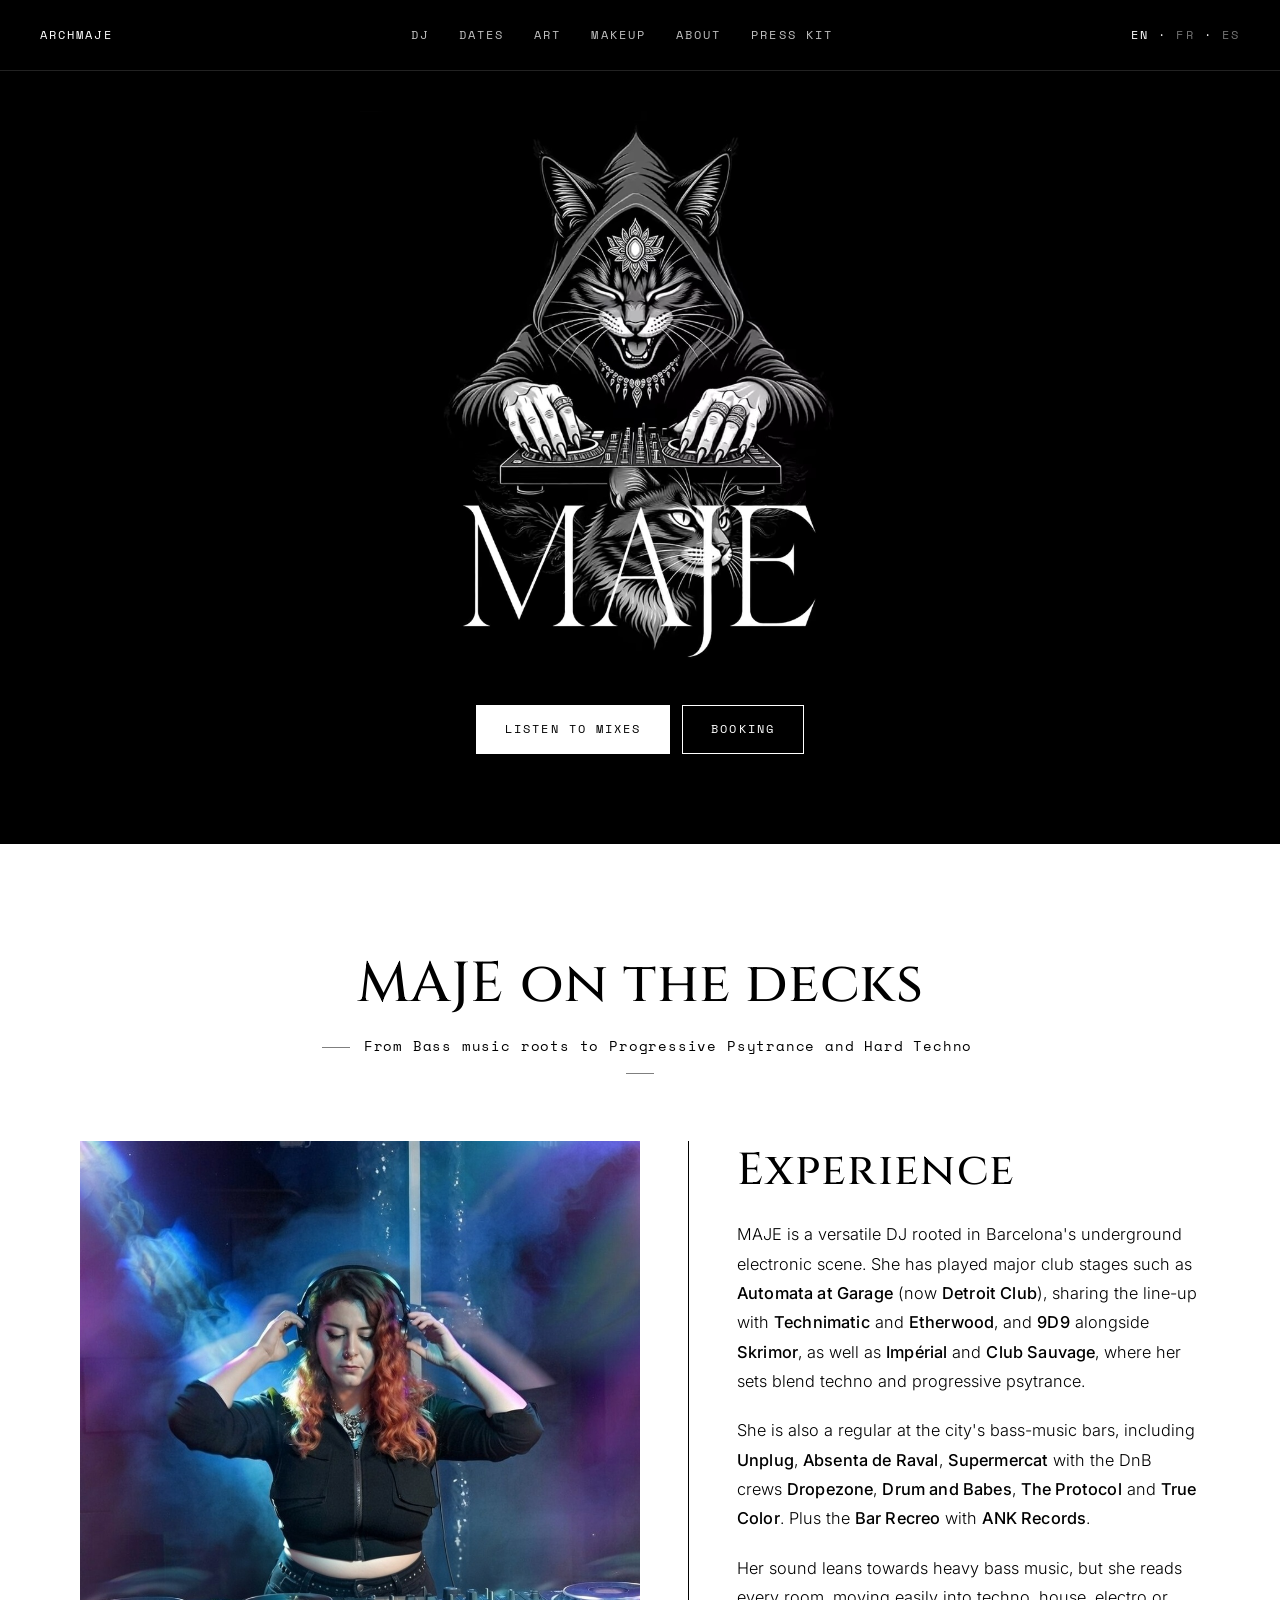
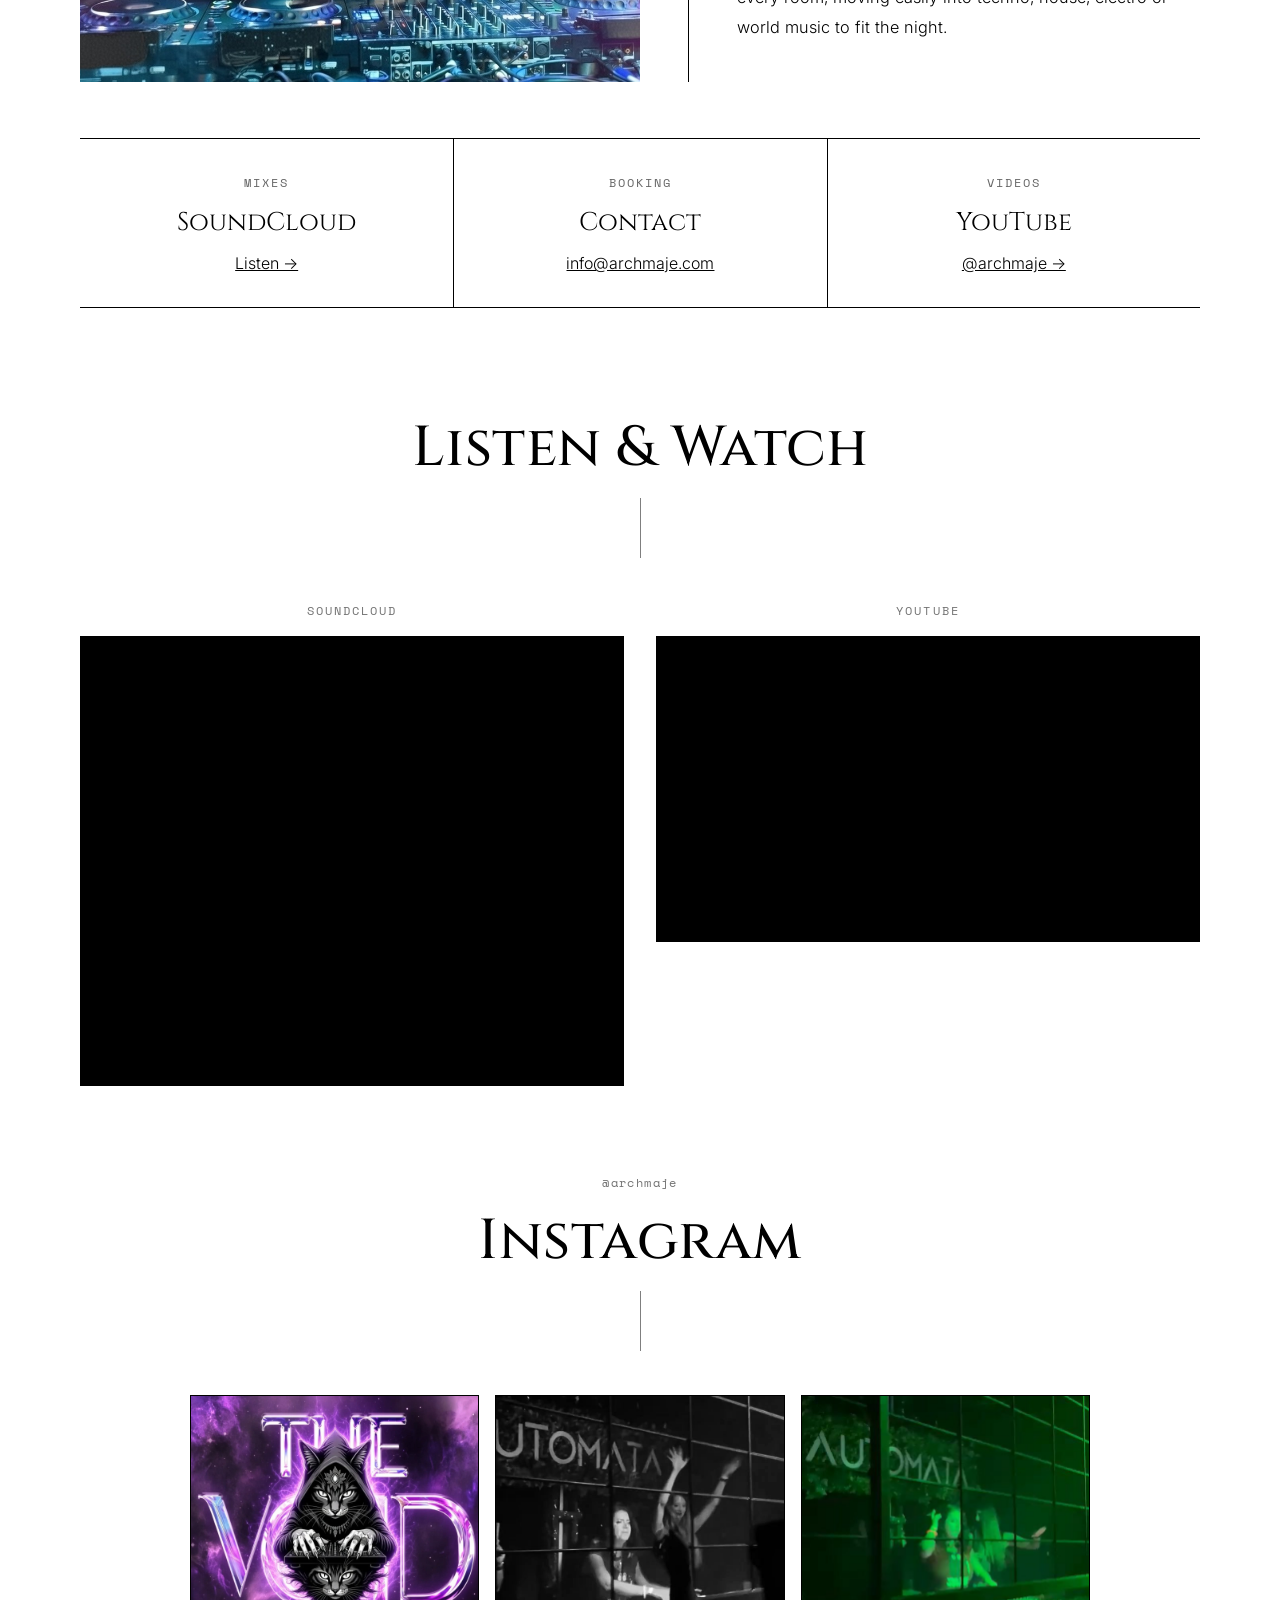
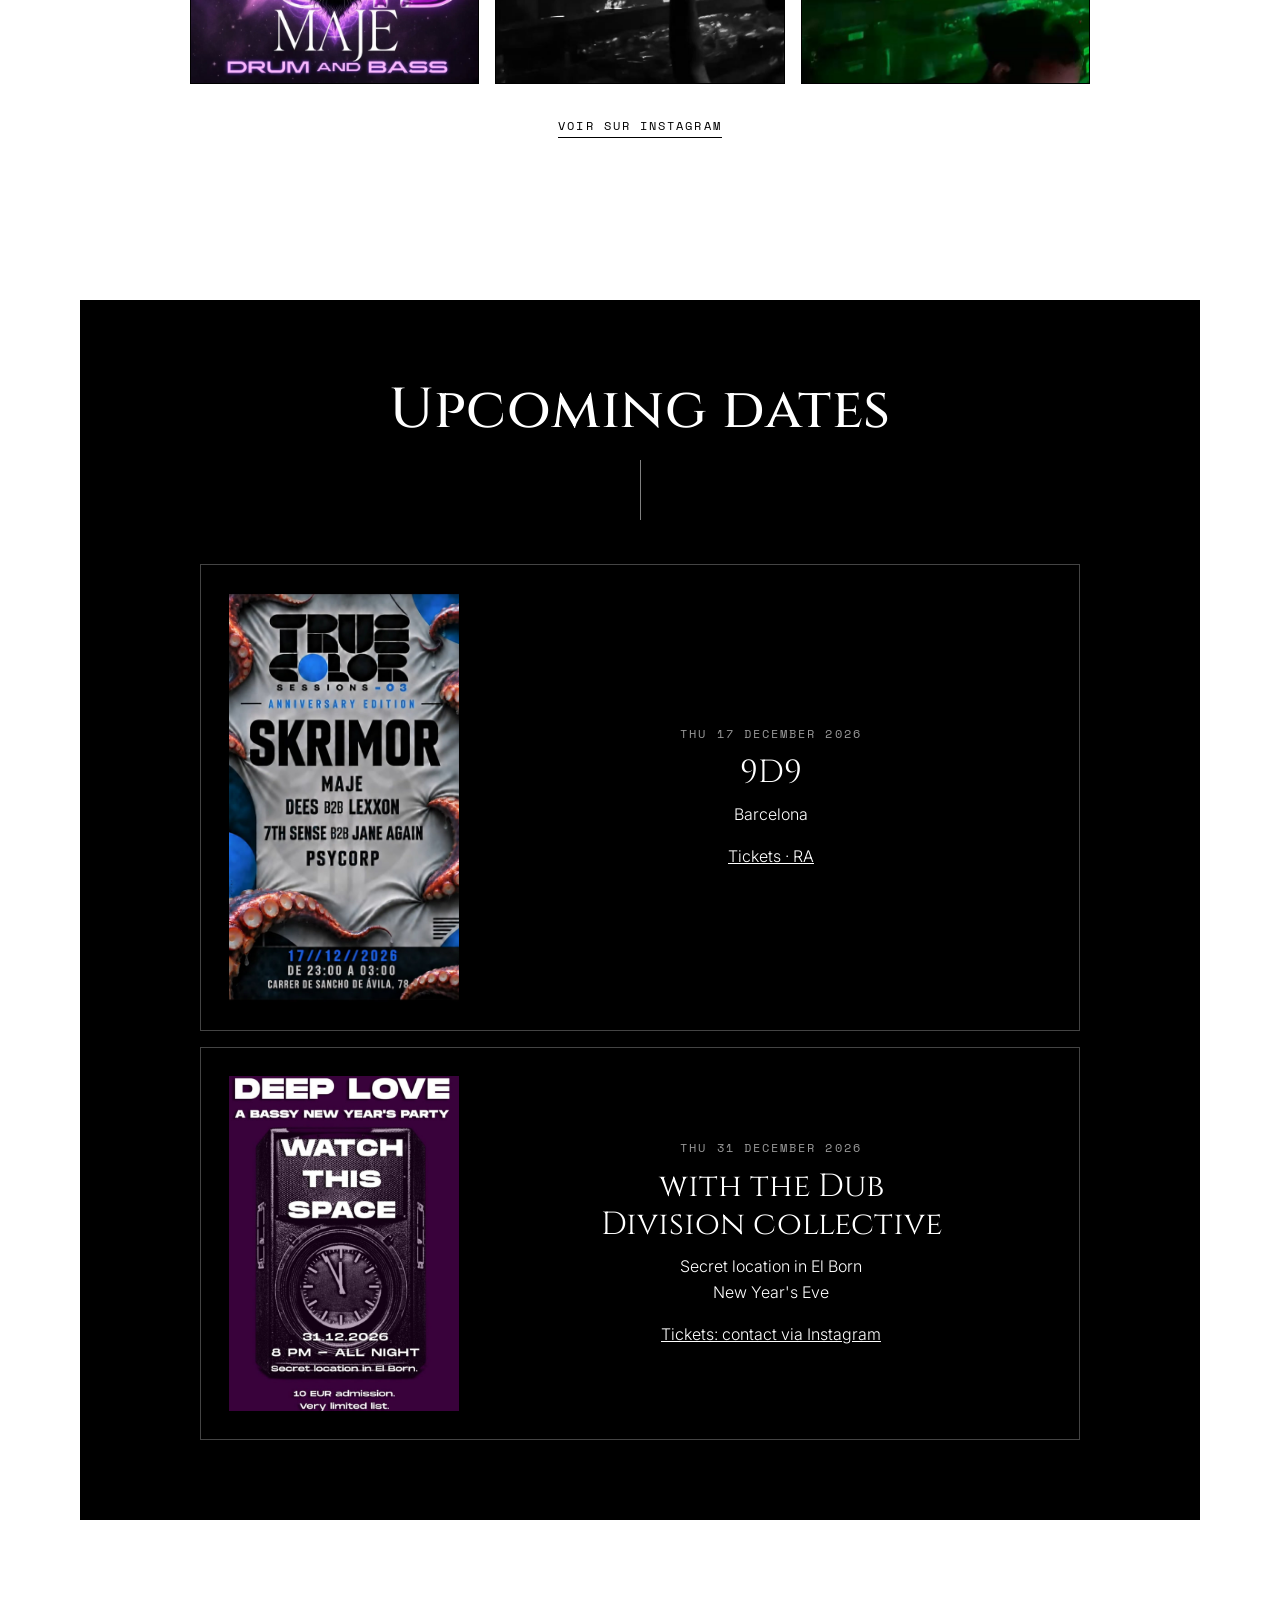
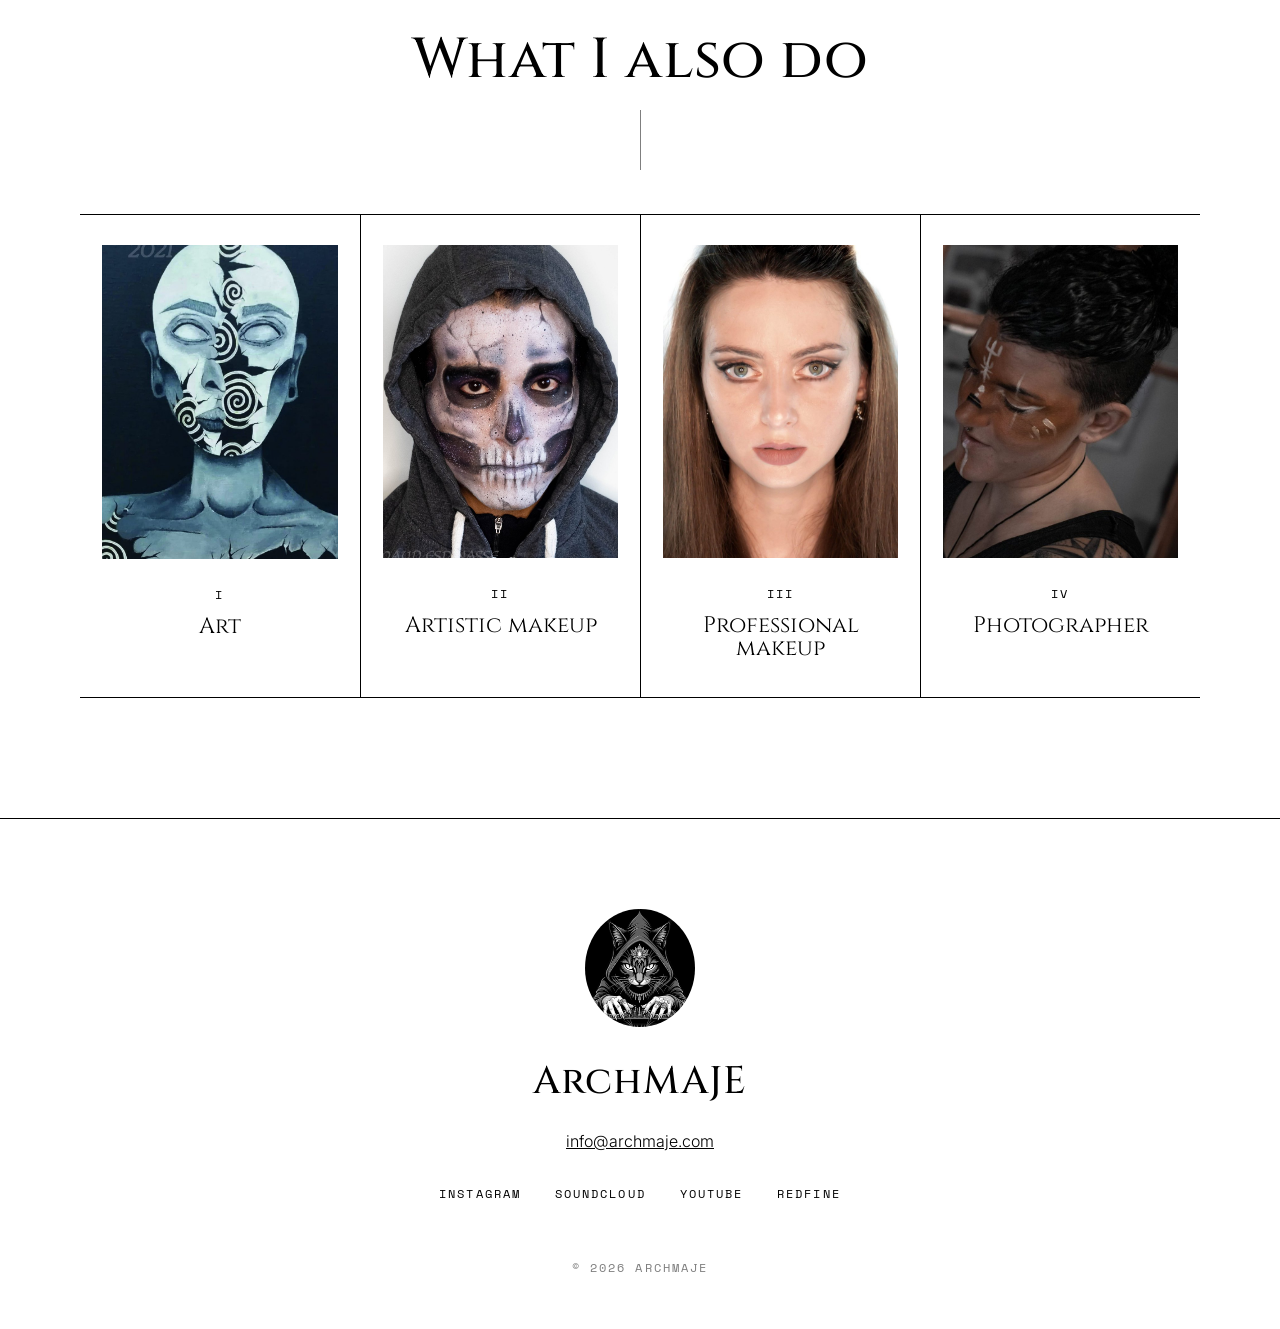
<file: index.html>
<!doctype html>
<html lang="en">
<head>
<meta charset="utf-8"><meta name="viewport" content="width=device-width,initial-scale=1">
<link rel="icon" href="/favicon.ico" sizes="16x16 32x32 48x48">
<link rel="icon" type="image/png" sizes="32x32" href="/favicon-32x32.png">
<link rel="icon" type="image/png" sizes="16x16" href="/favicon-16x16.png">
<link rel="apple-touch-icon" sizes="180x180" href="/apple-touch-icon.png">
<link rel="manifest" href="/site.webmanifest">
<title>MAJE — ArchMAJE · DJ</title>
<link rel="stylesheet" href="base.css">
<link rel="stylesheet" href="site.css">
<style>
:root{--w:1120px}
.col{max-width:calc(var(--w) + 64px);margin:0 auto;padding:0 32px}
.hero{text-align:center;padding:40px 0 80px}
.hero-logo{position:relative;width:min(560px,82vw);aspect-ratio:1/1;margin:0 auto;background:#000;line-height:0}
.hero-logo video,.hero-logo img{position:absolute;inset:0;width:100%;height:100%;margin:0;object-fit:contain;background:#000;display:block}
.hero-logo .hero-still{display:none}
.hero .btns{margin-top:34px}
@media (prefers-reduced-motion: reduce){
 .hero-logo video{display:none}
 .hero-logo .hero-still{display:block}
}
.hero-logo.is-gif video,.hero-logo.is-gif .hero-still{display:none}
#dj{padding:110px 0 0}
.intro{max-width:720px;margin:0 auto 56px;text-align:center}
.intro .genres{font-size:.85rem;letter-spacing:.06em;line-height:1.9;margin:0}
.intro .genres::before,.intro .genres::after{content:"";display:inline-block;width:28px;height:1px;background:currentColor;vertical-align:middle;margin:0 14px;opacity:.5}
.intro .txt{font-size:1.15rem;line-height:1.7;margin:0}
.djphoto img{width:100%;aspect-ratio:16/9;object-fit:cover;object-position:50% 40%}
.band{background:#000;color:#fff;padding:72px 32px}
.band .exp{max-width:680px;margin:0 auto}
.band .exp p{font-size:1.08rem;line-height:1.8;margin:0 0 24px}
.band .exp p:last-child{margin:0}
.links3{display:grid;grid-template-columns:repeat(3,1fr);border-bottom:1px solid #000}
.links3>div{padding:30px 20px;text-align:center}
.links3>div+div{border-left:1px solid #000}
.links3 b{display:block;font-family:var(--fc);font-weight:400;font-size:1.6rem;margin:8px 0}
#dates{padding:90px 0 0}
.datesbox{background:#000;color:#fff;padding:80px 32px;text-align:center}
.datesbox h2{margin-bottom:18px}
.dates{list-style:none;max-width:880px;margin:0 auto;padding:0;display:flex;flex-direction:column;gap:16px}
.dates li{border:1px solid #444;padding:28px;display:grid;grid-template-columns:minmax(150px,230px) minmax(0,1fr);gap:22px 32px;align-items:center}
.dates .flyer{display:block;text-decoration:none;line-height:0}
.dates .flyer img{width:100%;height:auto;display:block}
.dates .flyer:hover img{opacity:.85}
.dates time{display:block;opacity:.6}
.dates p{font-family:var(--fc);font-size:2rem;line-height:1.2;margin:10px 0;text-wrap:balance}
.dates .where{display:block}
.dates .info a{display:inline-block;margin-top:16px}
#disciplines{padding:110px 0 120px}
.disc{display:grid;grid-template-columns:repeat(4,minmax(0,1fr));border-top:1px solid #000;border-bottom:1px solid #000}
.disc a{display:block;text-decoration:none;padding:30px 22px 36px;text-align:center}
.disc a+a{border-left:1px solid #000}
.disc img{width:100%;aspect-ratio:3/4;object-fit:cover;margin-bottom:22px}
.disc h3{font-family:var(--fc);font-weight:400;font-size:1.4rem;line-height:1.05;margin:8px 0 0}
footer{border-top:1px solid #000}
@media (max-width:860px){
 .col{padding:0 18px}
 #dj{padding:72px 0 0}
 .intro .genres::before,.intro .genres::after{display:none}
 .djphoto img{aspect-ratio:4/5}
 .band{padding:48px 22px}
 .links3{grid-template-columns:1fr}.links3>div+div{border-left:0;border-top:1px solid #000}
 #dates{padding:64px 0 0}.datesbox{padding:56px 18px}
 .dates li{grid-template-columns:1fr;padding:24px 16px;gap:18px}
 .dates .flyer{max-width:280px;margin:0 auto}
 .dates p{font-size:1.45rem}
 #disciplines{padding:72px 0 80px}
 .disc{grid-template-columns:repeat(2,minmax(0,1fr))}
 .disc a:nth-child(3){border-left:0}
 .disc a:nth-child(n+3){border-top:1px solid #000}
 .disc a{padding:20px 12px 26px}.disc h3{font-size:1.1rem}
}
.v{font-weight:500;letter-spacing:.01em}
.sigil{width:120px;height:24px;display:block;margin:0 auto;stroke:currentColor;stroke-width:1;fill:none}.sigil .f{fill:currentColor;stroke:none}
.links3{border-top:1px solid #000}
.tc{display:grid;grid-template-columns:1fr 1fr;align-items:stretch}
.tcp img{width:100%;height:100%;min-height:100%;object-fit:cover;object-position:50% 30%}
.tct{border-left:1px solid #000;margin-left:48px;padding:8px 0 40px 48px;display:flex;flex-direction:column;justify-content:center}
.tct .k{opacity:.55;display:block;margin-bottom:14px}
.tct h3{font-family:var(--fd);letter-spacing:.03em;font-weight:500;font-size:2.8rem;line-height:1;margin:0 0 26px}
.tct p{font-size:1.02rem;line-height:1.8;margin:0 0 20px}
.tct p:last-child{margin:0}
.links3{margin-top:56px}
@media (max-width:860px){.tc{grid-template-columns:1fr}.tcp img{aspect-ratio:4/5;height:auto}
.tct{border-left:0;border-top:1px solid #000;margin:32px 0 0;padding:32px 0 0}.tct h3{font-size:2.2rem}.links3{margin-top:44px}}
</style>
</head>
<body>
<div class="dark" style="position:relative">
 <div class="top">
  <a class="mono home" href="./">ArchMAJE</a>
  <nav class="mono"><a href="#dj">DJ</a><a href="#dates">Dates</a><a href="art/">Art</a><a href="makeup/">Makeup</a><a href="about/">About</a><a href="press-kit/">Press kit</a></nav>
  <span class="lang mono"><a class="on" href="#">EN</a> · <a href="#">FR</a> · <a href="#">ES</a></span>
 </div>
 <div class="hero">
  <div class="hero-logo">
   <video autoplay muted loop playsinline preload="auto" poster="assets/animation/archmaje-home-poster.jpg" width="904" height="904" role="img" aria-label="Logo Maje : chat DJ qui mixe">
    <source src="assets/animation/archmaje-home-loop.webm" type="video/webm" media="(prefers-reduced-motion: no-preference)">
    <source src="assets/animation/archmaje-home-loop.mp4" type="video/mp4" media="(prefers-reduced-motion: no-preference)">
    <img src="assets/animation/archmaje-home-poster.jpg" width="904" height="904" alt="Logo Maje : chat DJ qui mixe">
   </video>
   <img class="hero-still" src="assets/animation/archmaje-home-poster.jpg" width="904" height="904" alt="Logo Maje : chat DJ qui mixe">
  </div>
  <script>
  (function () {
   var root = document.querySelector(".hero-logo");
   var video = root && root.querySelector("video");
   if (!video) return;
   var reduce = window.matchMedia("(prefers-reduced-motion: reduce)").matches;
   if (reduce) {
    video.removeAttribute("autoplay");
    video.pause();
    return;
   }
   function showGif() {
    if (root.classList.contains("is-gif")) return;
    var img = document.createElement("img");
    img.src = "assets/animation/archmaje-home-loop.gif";
    img.alt = "Logo Maje : chat DJ qui mixe";
    img.width = 480;
    img.height = 480;
    root.classList.add("is-gif");
    root.appendChild(img);
   }
   if (typeof video.canPlayType !== "function") {
    showGif();
    return;
   }
   var webm = video.canPlayType("video/webm");
   var mp4 = video.canPlayType("video/mp4");
   if (!webm && !mp4) showGif();
   video.addEventListener("error", function (event) {
    var sources = video.querySelectorAll("source");
    var last = sources[sources.length - 1];
    if (event.target !== last && event.target !== video) return;
    showGif();
   }, true);
  })();
  </script>
  <div class="btns"><a class="btn fill mono" href="https://soundcloud.com/maud-espinasse">Listen to mixes</a><a class="btn mono" href="mailto:info@archmaje.com">Booking</a></div>
 </div>
</div>

<section id="dj" class="light"><div class="col">
 <h2>MAJE on the decks</h2>
 <div class="intro">
  <p class="genres mono" style="text-transform:none">From Bass music roots to Progressive Psytrance and Hard Techno</p>
 </div>
 <div class="tc">
  <div class="tcp"><img src="assets/dj-photo-clean.jpg" alt="MAJE at the decks"></div>
  <div class="tct">
   <h3>Experience</h3>
   <p>MAJE is a versatile DJ rooted in Barcelona's underground electronic scene. She has played major club stages such as <span class="v">Automata at Garage</span> (now <span class="v">Detroit Club</span>), sharing the line-up with <span class="v">Technimatic</span> and <span class="v">Etherwood</span>, and <span class="v">9D9</span> alongside <span class="v">Skrimor</span>, as well as <span class="v">Impérial</span> and <span class="v">Club Sauvage</span>, where her sets blend techno and progressive psytrance.</p>
   <p>She is also a regular at the city's bass-music bars, including <span class="v">Unplug</span>, <span class="v">Absenta de Raval</span>, <span class="v">Supermercat</span> with the DnB crews <span class="v">Dropezone</span>, <span class="v">Drum and Babes</span>, <span class="v">The Protocol</span> and <span class="v">True Color</span>. Plus the <span class="v">Bar Recreo</span> with <span class="v">ANK Records</span>.</p>
   <p>Her sound leans towards heavy bass music, but she reads every room, moving easily into techno, house, electro or world music to fit the night.</p>
  </div>
 </div>
 <div class="links3">
  <div><span class="mono" style="opacity:.6">Mixes</span><b>SoundCloud</b><a href="https://soundcloud.com/maud-espinasse">Listen →</a></div>
  <div><span class="mono" style="opacity:.6">Booking</span><b>Contact</b><a href="mailto:info@archmaje.com">info@archmaje.com</a></div>
  <div><span class="mono" style="opacity:.6">Videos</span><b>YouTube</b><a href="https://www.youtube.com/@archmaje">@archmaje →</a></div>
 </div>
</div></section>

<section id="listen" class="light"><div class="col">
 <h2>Listen &amp; Watch</h2>
 <div class="rule"></div>
 <div class="listen-grid">
  <div class="listen-sc">
   <span class="mono listen-k">SoundCloud</span>
   <div class="listen-frame">
    <iframe title="Latest tracks and sets by MAJE on SoundCloud" loading="lazy" scrolling="no" frameborder="no" allow="autoplay" src="https://w.soundcloud.com/player/?url=https%3A//soundcloud.com/maud-espinasse&amp;color=%23000000&amp;auto_play=false&amp;hide_related=true&amp;show_comments=false&amp;show_user=true&amp;show_reposts=false&amp;show_teaser=true&amp;visual=false"></iframe>
   </div>
  </div>
  <div class="listen-yt">
   <span class="mono listen-k">YouTube</span>
   <div class="listen-frame">
    <iframe title="Latest uploads from ArchMAJE on YouTube" loading="lazy" src="https://www.youtube-nocookie.com/embed/videoseries?list=UUsJwmpYkMfs2pWtPYfimrqA" allow="accelerometer; autoplay; clipboard-write; encrypted-media; gyroscope; picture-in-picture; web-share" referrerpolicy="strict-origin-when-cross-origin" allowfullscreen></iframe>
   </div>
  </div>
 </div>
</div></section>

<section class="igfeed light" id="instagram" data-ig-account="archmaje">
 <div class="col">
  <span class="num mono">@archmaje</span>
  <h2>Instagram</h2>
  <div class="rule"></div>
  <div class="ig-row" data-ig-row></div>
  <p class="ig-more"><a href="https://www.instagram.com/archmaje/" target="_blank" rel="noopener noreferrer">Voir sur Instagram</a></p>
 </div>
</section>

<section id="dates" class="light"><div class="col">
 <div class="datesbox">
  <h2>Upcoming dates</h2>
  <div class="rule"></div>
  <!-- One <li> per gig, earliest first. Keep press-kit/index.html in sync. -->
  <ul class="dates">
   <li>
    <a class="flyer" href="assets/img/gigs/true-color-sessions-03-2026-12-17.jpg" target="_blank" rel="noopener"><img src="assets/img/gigs/true-color-sessions-03-2026-12-17.jpg" width="506" height="900" loading="lazy" alt="True Color Sessions 03 flyer, 17 December 2026 at 9D9, Barcelona."></a>
    <div class="info">
     <time class="mono" datetime="2026-12-17">Thu 17 December 2026</time>
     <p>9D9</p>
     <span class="where">Barcelona</span>
     <a href="https://ra.co/events/2591826" target="_blank" rel="noopener">Tickets · RA</a>
    </div>
   </li>
   <li>
    <a class="flyer" href="assets/img/gigs/deep-love-2026-12-31.jpg" target="_blank" rel="noopener"><img src="assets/img/gigs/deep-love-2026-12-31.jpg" width="618" height="900" loading="lazy" alt="Deep Love flyer, 31 December 2026 with the Dub Division collective. Secret location in El Born."></a>
    <div class="info">
     <time class="mono" datetime="2026-12-31">Thu 31 December 2026</time>
     <p>with the Dub Division collective</p>
     <span class="where">Secret location in El Born</span>
     <span class="where">New Year's Eve</span>
     <a href="https://www.instagram.com/archmaje/" target="_blank" rel="noopener">Tickets: contact via Instagram</a>
    </div>
   </li>
  </ul>
 </div>
</div></section>

<section id="disciplines" class="light"><div class="col">
 <h2>What I also do</h2>
 <div class="rule"></div>
 <div class="disc">
  <a href="art/"><img src="assets/site/me/SPIRAL.jpg" alt="Art"><span class="mono">I</span><h3>Art</h3></a>
  <a href="makeup/#artistic"><img src="assets/site/me/JONSQUELETTE.jpg" alt="Artistic makeup"><span class="mono">II</span><h3>Artistic makeup</h3></a>
  <a href="makeup/#photoshoot"><img src="assets/site/me/Victoria2Final.jpg" alt="Professional makeup"><span class="mono">III</span><h3>Professional makeup</h3></a>
  <a href="makeup/#photography"><img src="assets/site/me/DSC9454CROP.jpg" alt="Photographer"><span class="mono">IV</span><h3>Photographer</h3></a>
 </div>
</div></section>

<footer class="light">
 <img class="catmini" src="assets/logo-cat-only.jpg" alt="">
 <p style="font-family:var(--fd);letter-spacing:.03em;font-weight:500;font-size:2.4rem;margin:0">ArchMAJE</p>
 <p><a href="mailto:info@archmaje.com">info@archmaje.com</a></p>
 <div class="soc mono"><a href="https://www.instagram.com/archmaje/">Instagram</a><a href="https://soundcloud.com/maud-espinasse">SoundCloud</a><a href="https://www.youtube.com/@archmaje">YouTube</a><a href="https://archmaje.com/redfine/">Redfine</a></div>
 <p class="mono" style="opacity:.5">© 2026 ArchMAJE</p>
</footer>
<script src="/assets/instagram.js"></script>
</body></html>
</file>
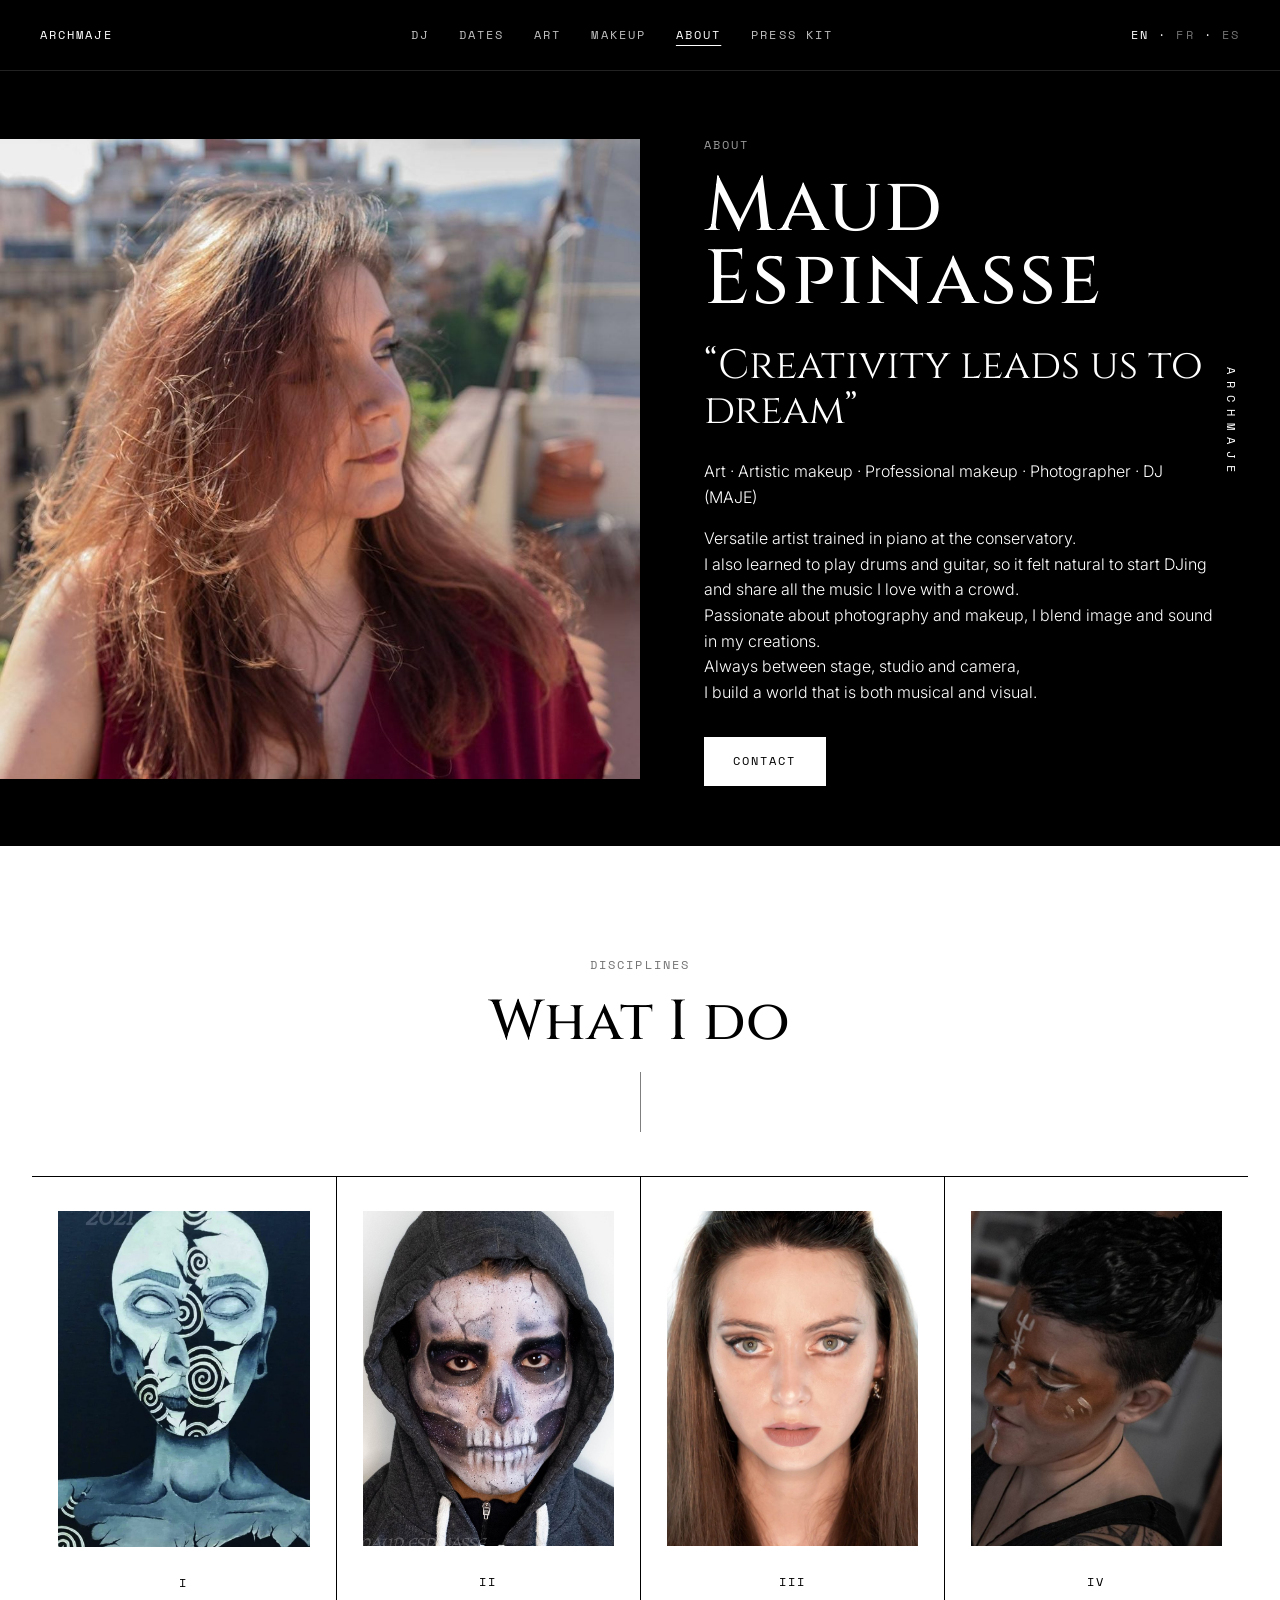
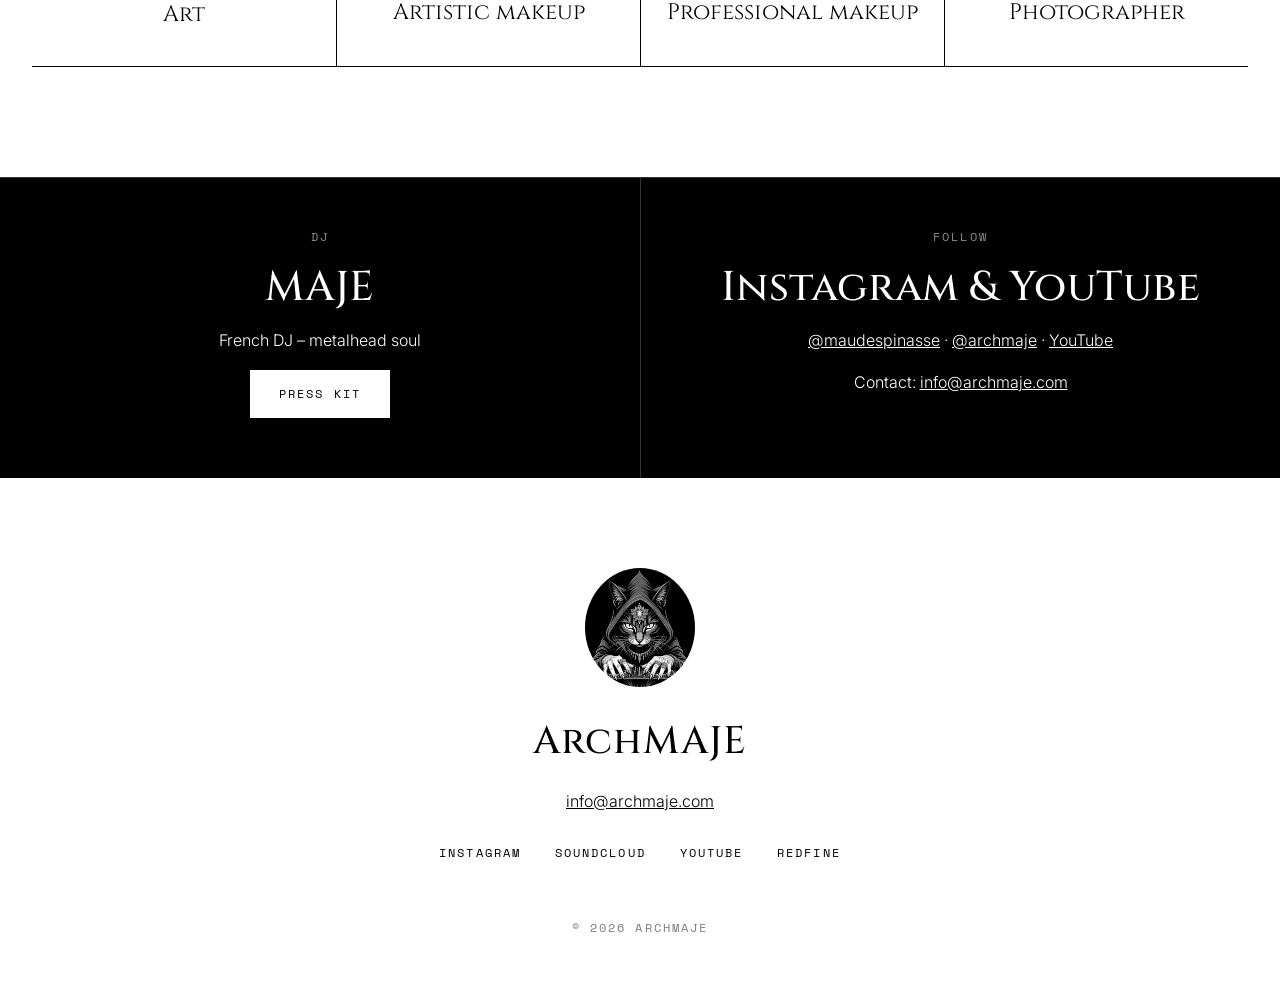
<file: about/index.html>
<!doctype html>
<html lang="en">
<head>
<meta charset="utf-8"><meta name="viewport" content="width=device-width,initial-scale=1">
<link rel="icon" href="/favicon.ico" sizes="16x16 32x32 48x48">
<link rel="icon" type="image/png" sizes="32x32" href="/favicon-32x32.png">
<link rel="icon" type="image/png" sizes="16x16" href="/favicon-16x16.png">
<link rel="apple-touch-icon" sizes="180x180" href="/apple-touch-icon.png">
<link rel="manifest" href="/site.webmanifest">
<title>About — MAJE · ArchMAJE</title>
<link rel="stylesheet" href="../base.css">
<link rel="stylesheet" href="../site.css">
</head>
<body>
<div class="dark" style="position:relative">
 <div class="top">
  <a class="mono home" href="../">ArchMAJE</a>
  <nav class="mono"><a href="../#dj">DJ</a><a href="../#dates">Dates</a><a href="../art/">Art</a><a href="../makeup/">Makeup</a><a href="../about/" class="cur">About</a><a href="../press-kit/">Press kit</a></nav>
  <span class="lang mono"><a class="on" href="#">EN</a> · <a href="#">FR</a> · <a href="#">ES</a></span>
 </div>
<style>
.me{display:grid;grid-template-columns:1fr 1fr;align-items:center}
.me img{width:100%;aspect-ratio:1;object-fit:cover}
.me .t{padding:60px 64px}
.me h1{font-family:var(--fd);letter-spacing:.03em;font-weight:500;font-size:clamp(3rem,6vw,5.2rem);line-height:.95;margin:14px 0 26px}
blockquote{font-family:var(--fc);font-size:clamp(1.8rem,3.2vw,2.6rem);line-height:1.1;margin:0 0 26px}
.disc{display:grid;grid-template-columns:repeat(4,minmax(0,1fr));border-top:1px solid #000;border-bottom:1px solid #000}
.disc a{display:block;text-decoration:none;padding:34px 26px 40px;text-align:center}
.disc a+a{border-left:1px solid #000}
.disc img{width:100%;aspect-ratio:3/4;object-fit:cover;margin-bottom:22px}
.disc h3{font-family:var(--fc);font-weight:400;font-size:1.4rem;line-height:1.05;margin:8px 0 0}
.cols{display:grid;grid-template-columns:1fr 1fr;gap:0;border-top:1px solid #333}
.cols>div{padding:50px 40px;text-align:center}.cols>div+div{border-left:1px solid #333}
@media (max-width:860px){.me,.cols{grid-template-columns:1fr}.me .t{padding:44px 20px}
.disc{grid-template-columns:repeat(2,minmax(0,1fr))}.disc a:nth-child(3){border-left:0}.disc a:nth-child(n+3){border-top:1px solid #000}.disc a{padding:22px 12px 28px}.disc h3{font-size:1.1rem}
.cols>div+div{border-left:0;border-top:1px solid #333}}
</style>
 <div class="me">
  <img src="../assets/site/portrait.jpg" alt="Portrait of Maud Espinasse">
  <div class="t"><span class="mono" style="opacity:.6">About</span>
   <h1>Maud Espinasse</h1>
   <blockquote>“Creativity leads us to dream”</blockquote>
   <p>Art · Artistic makeup · Professional makeup · Photographer · DJ (MAJE)</p>
   <p>Versatile artist trained in piano at the conservatory.<br>
   I also learned to play drums and guitar, so it felt natural to start DJing and share all the music I love with a crowd.<br>
   Passionate about photography and makeup, I blend image and sound in my creations.<br>
   Always between stage, studio and camera,<br>
   I build a world that is both musical and visual.</p>
   <a class="btn fill mono" href="mailto:info@archmaje.com" style="margin:16px 0 0">Contact</a>
  </div>
 </div>
 <span class="vert mono">ARCHMAJE</span>
</div>
<section class="light"><div class="wide">
 <span class="num mono">Disciplines</span>
 <h2>What I do</h2>
 <div class="rule"></div>
 <div class="disc"><a href="../art/"><img src="../assets/site/me/SPIRAL.jpg" alt="Art"><span class="mono">I</span><h3>Art</h3></a><a href="../makeup/#artistic"><img src="../assets/site/me/JONSQUELETTE.jpg" alt="Artistic makeup"><span class="mono">II</span><h3>Artistic makeup</h3></a><a href="../makeup/#photoshoot"><img src="../assets/site/me/Victoria2Final.jpg" alt="Professional makeup"><span class="mono">III</span><h3>Professional makeup</h3></a><a href="../makeup/#photography"><img src="../assets/site/me/DSC9454CROP.jpg" alt="Photographer"><span class="mono">IV</span><h3>Photographer</h3></a></div>
</div></section>
<section class="dark" style="padding:0"><div class="cols">
 <div><span class="num mono">DJ</span><h2 style="font-size:2.6rem">MAJE</h2><p>French DJ – metalhead soul</p><a class="btn fill mono" href="../press-kit/">Press kit</a></div>
 <div><span class="num mono">Follow</span><h2 style="font-size:2.6rem">Instagram &amp; YouTube</h2><p><a href="https://www.instagram.com/maudespinasse/">@maudespinasse</a> · <a href="https://www.instagram.com/archmaje/">@archmaje</a> · <a href="https://www.youtube.com/@archmaje">YouTube</a></p><p>Contact: <a href="mailto:info@archmaje.com">info@archmaje.com</a></p></div>
</div></section>
<footer class="light">
 <img class="catmini" src="../assets/logo-cat-only.jpg" alt="">
 <p style="font-family:var(--fd);letter-spacing:.03em;font-weight:500;font-size:2.4rem;margin:0">ArchMAJE</p>
 <p><a href="mailto:info@archmaje.com">info@archmaje.com</a></p>
 <div class="soc mono"><a href="https://www.instagram.com/archmaje/">Instagram</a><a href="https://soundcloud.com/maud-espinasse">SoundCloud</a><a href="https://www.youtube.com/@archmaje">YouTube</a><a href="https://archmaje.com/redfine/">Redfine</a></div>
 <p class="mono" style="opacity:.5">© 2026 ArchMAJE</p>
</footer>
</body></html>
</file>
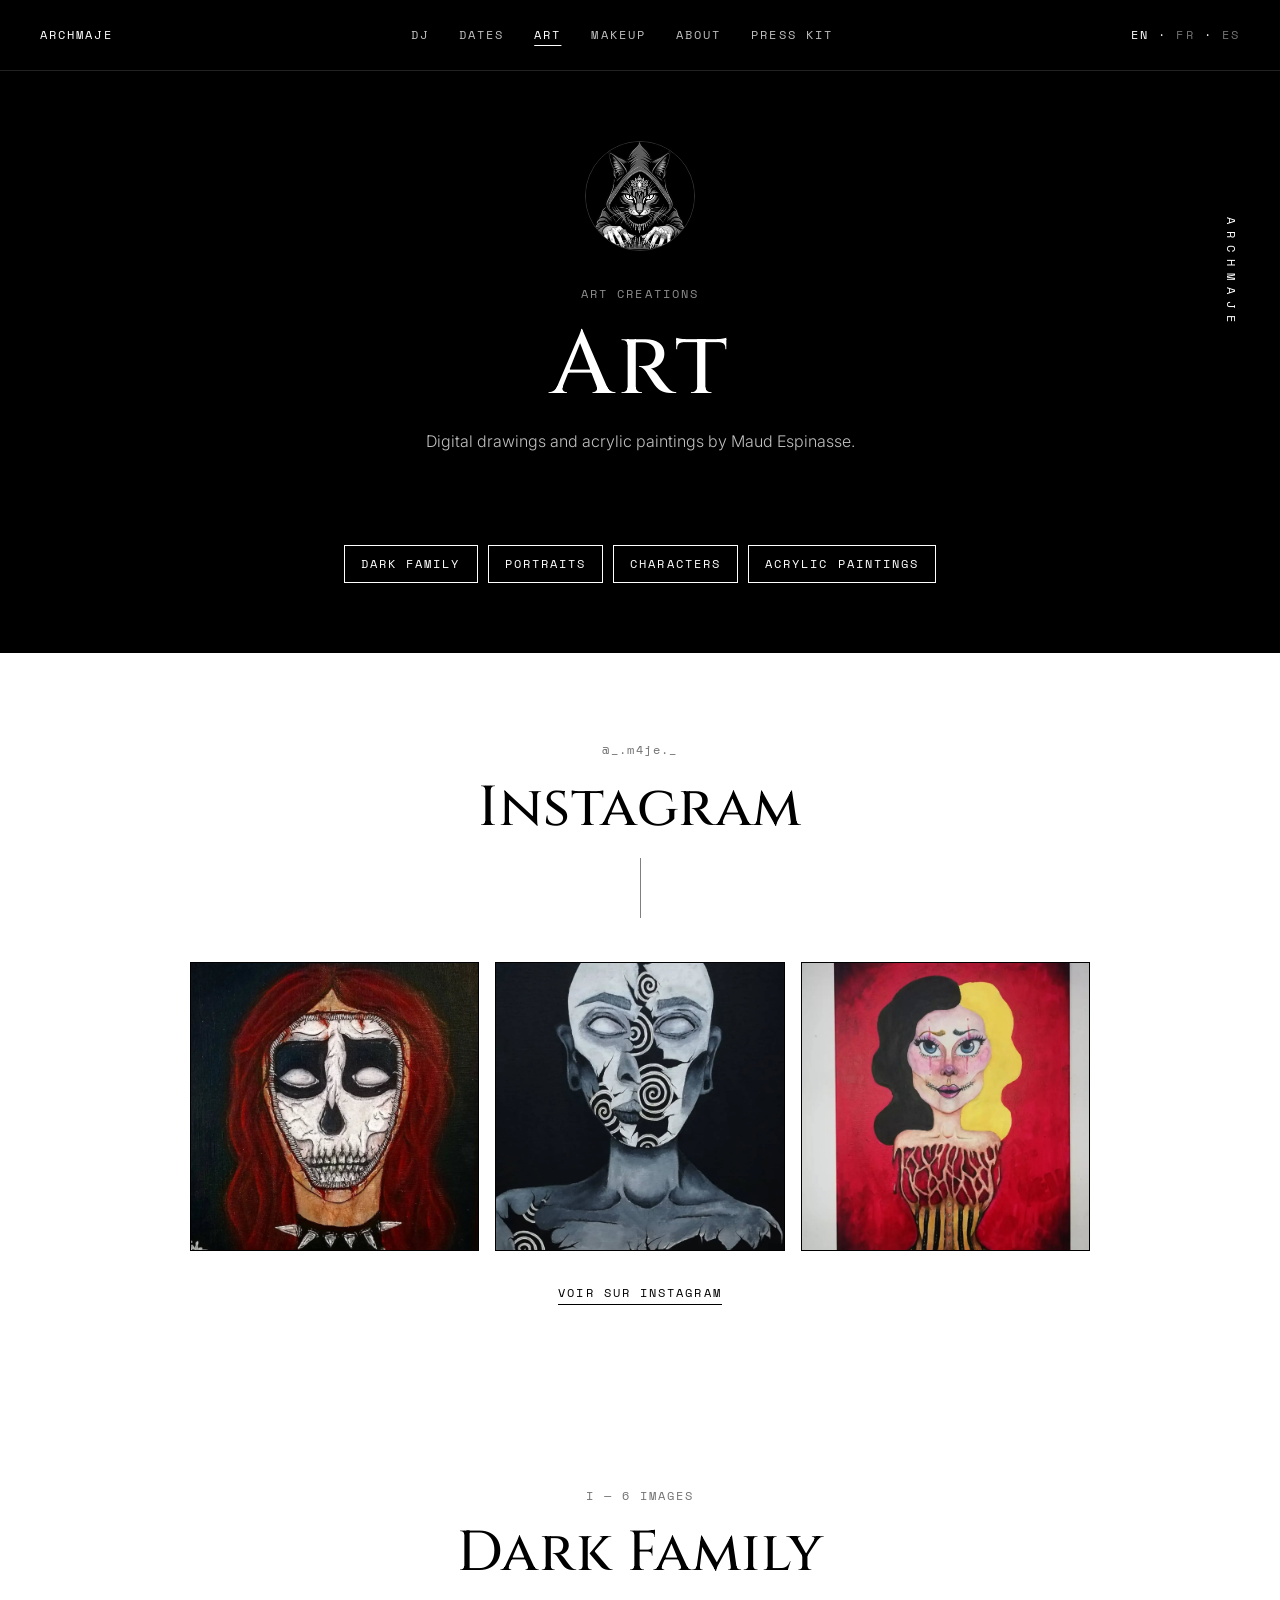
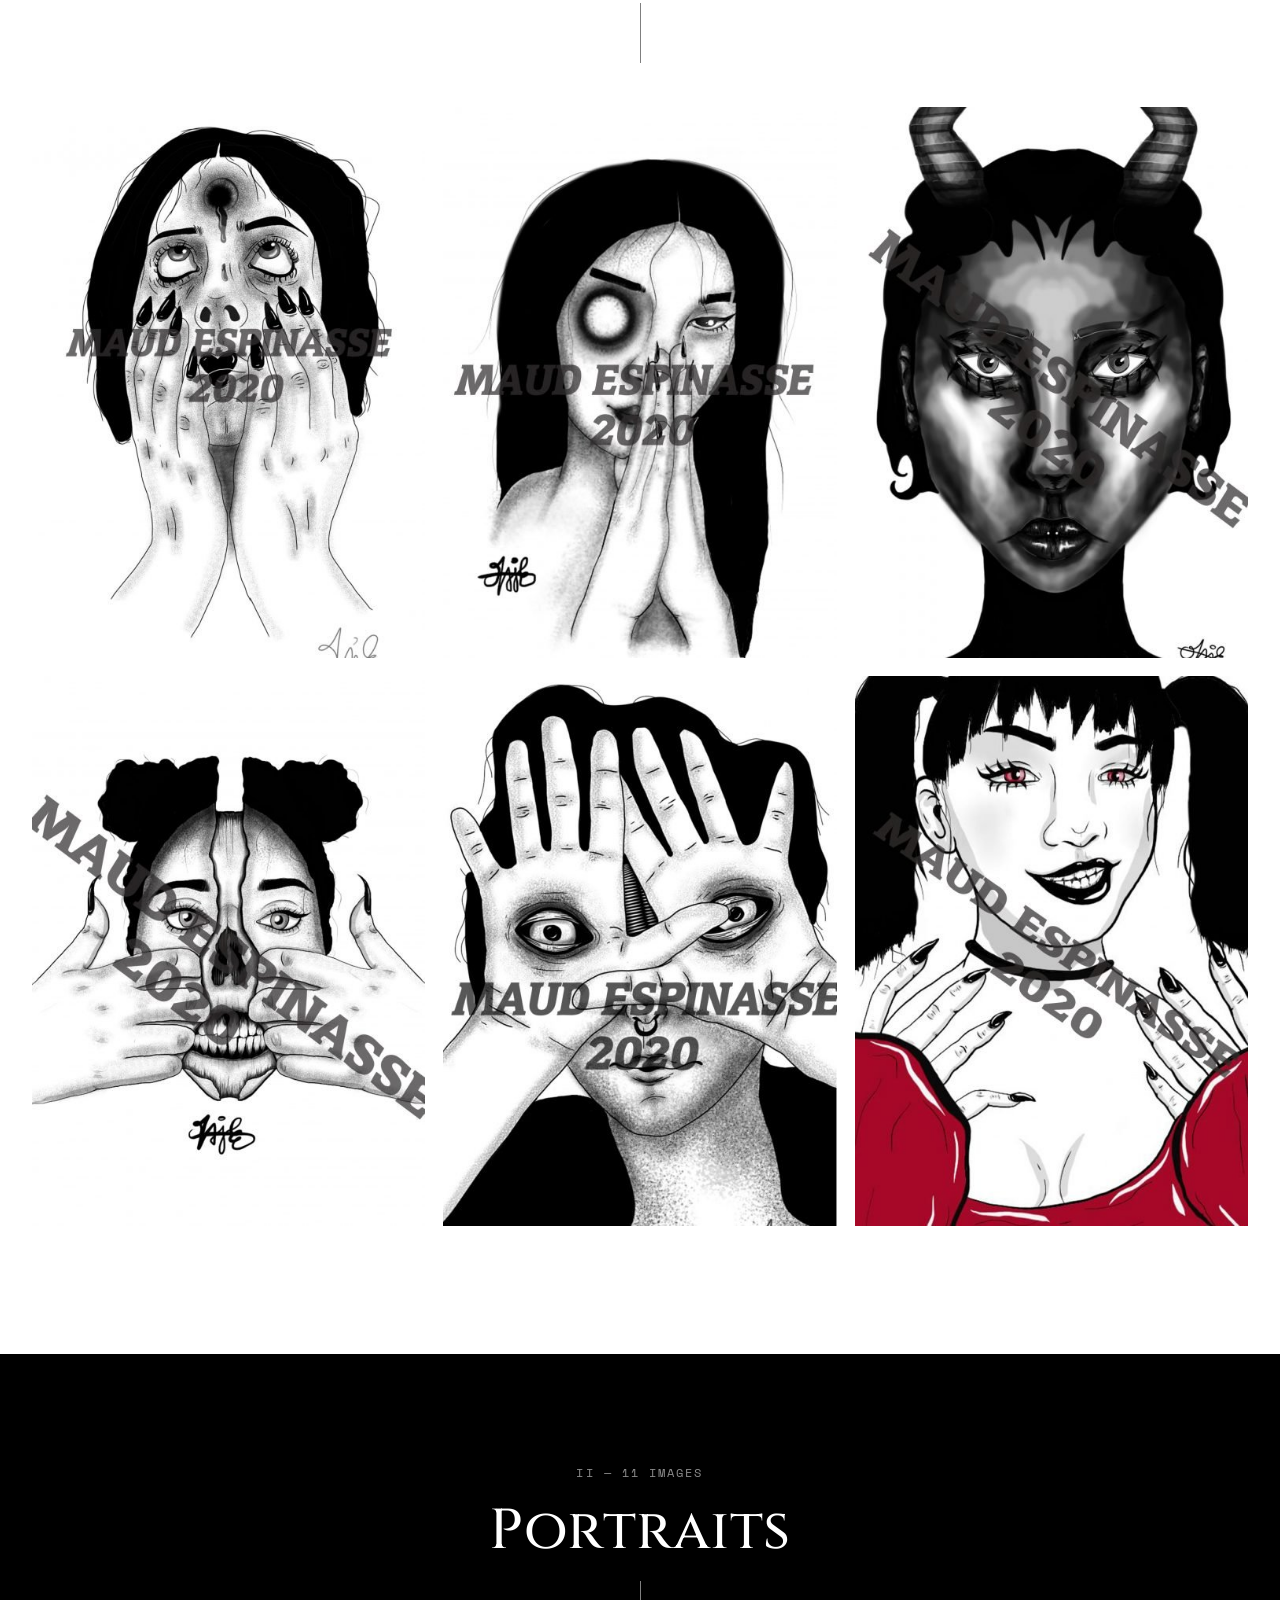
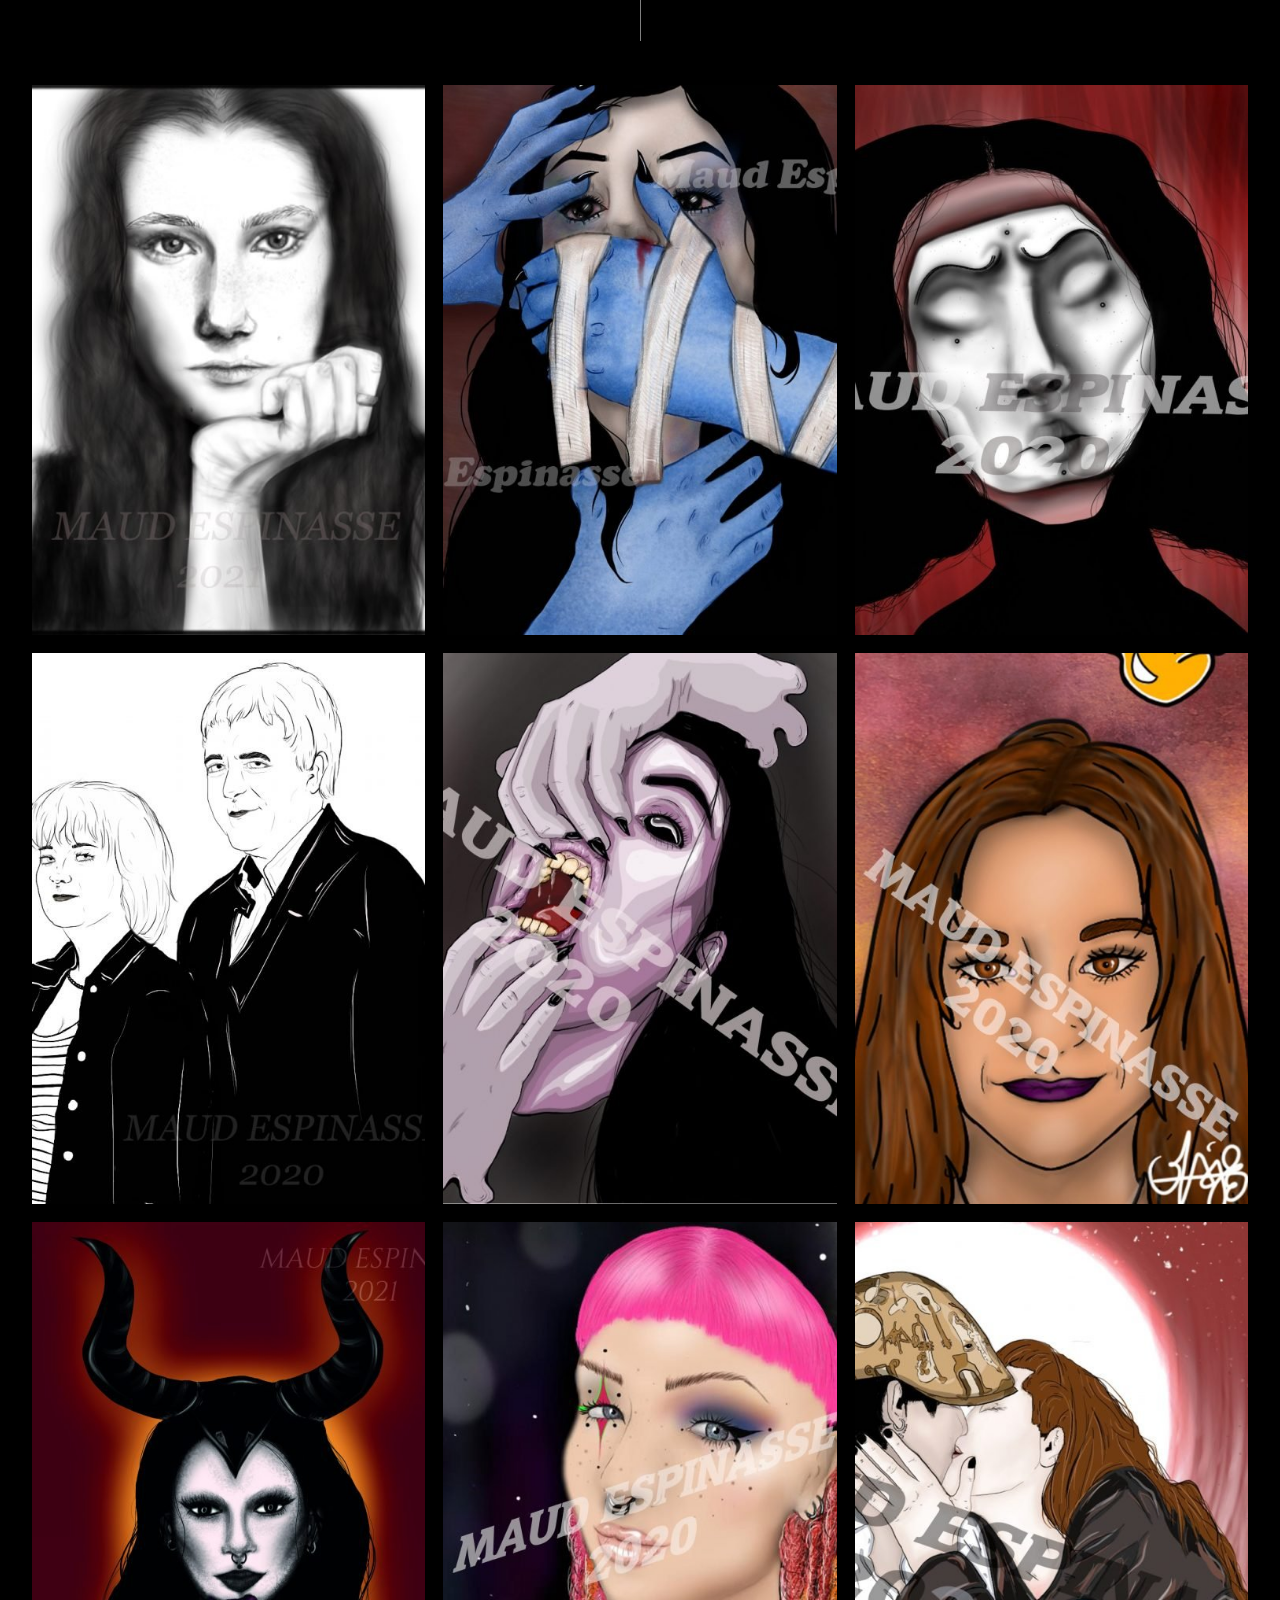
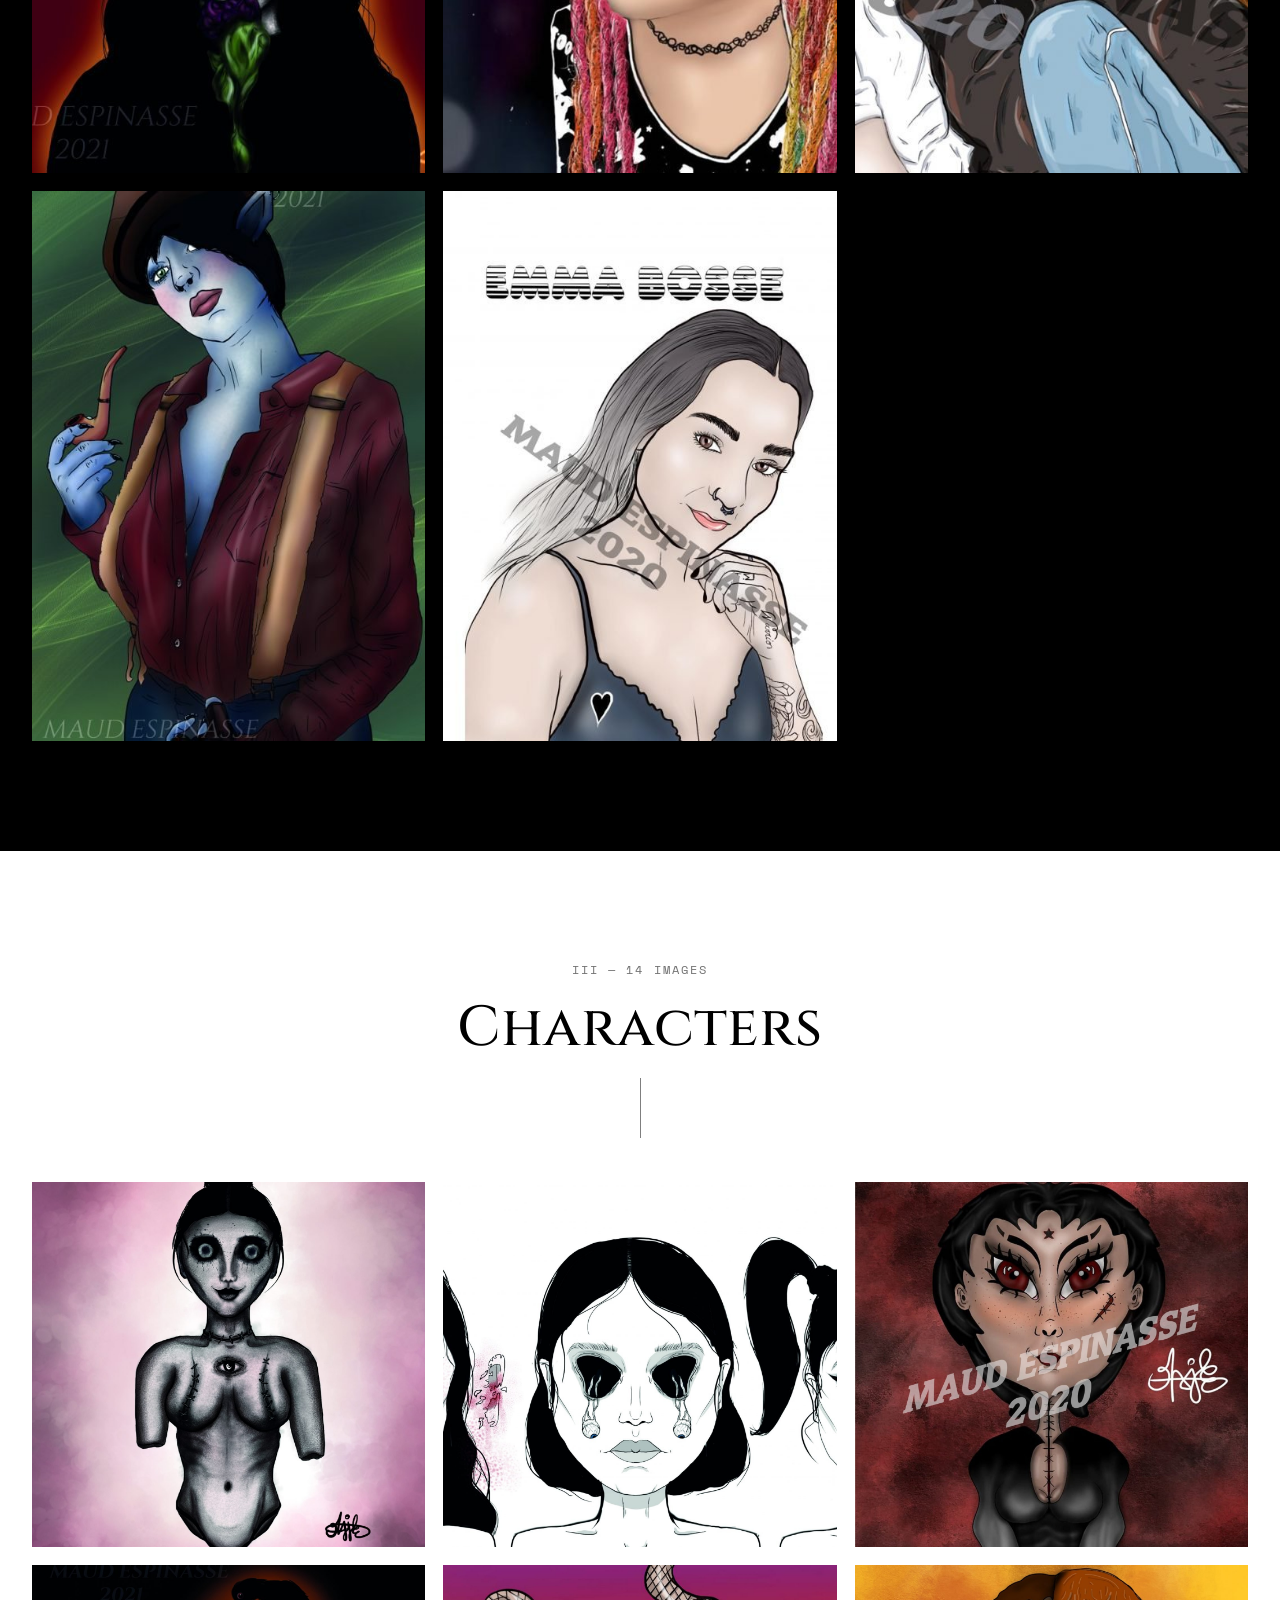
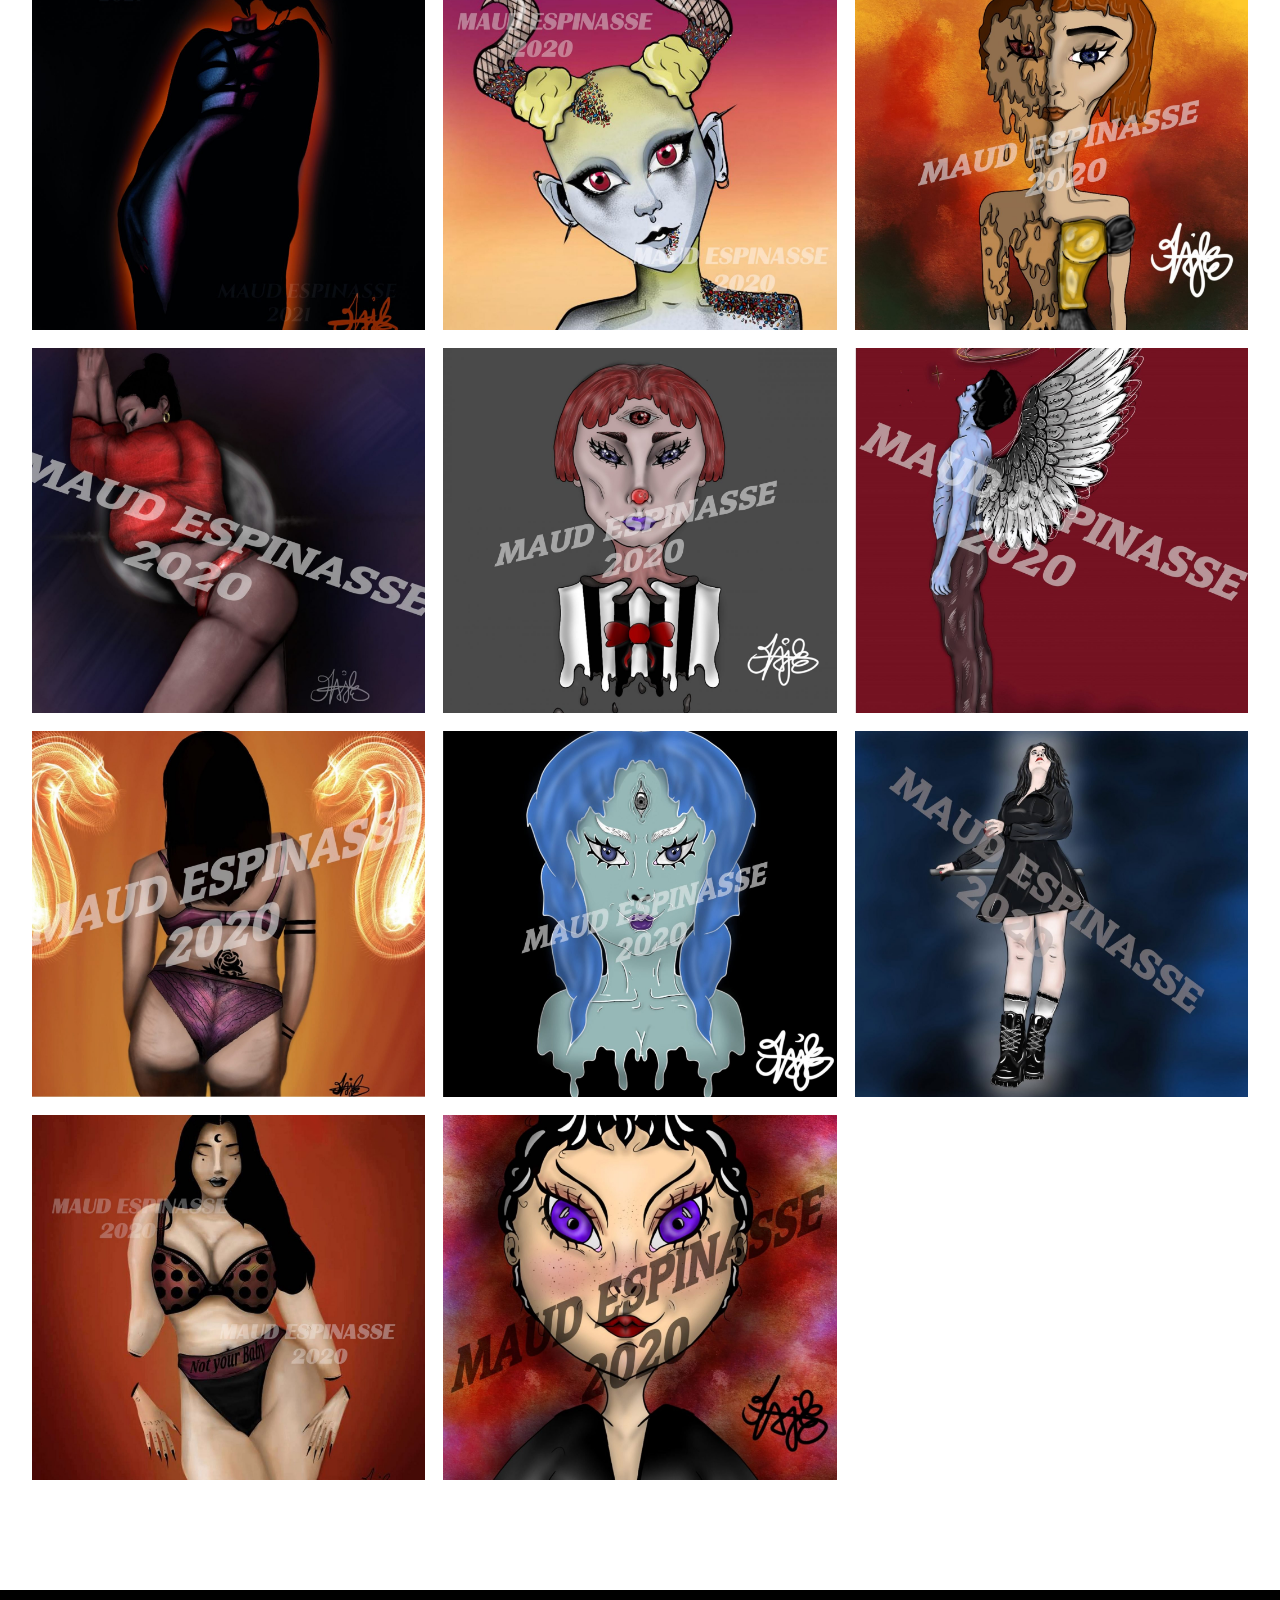
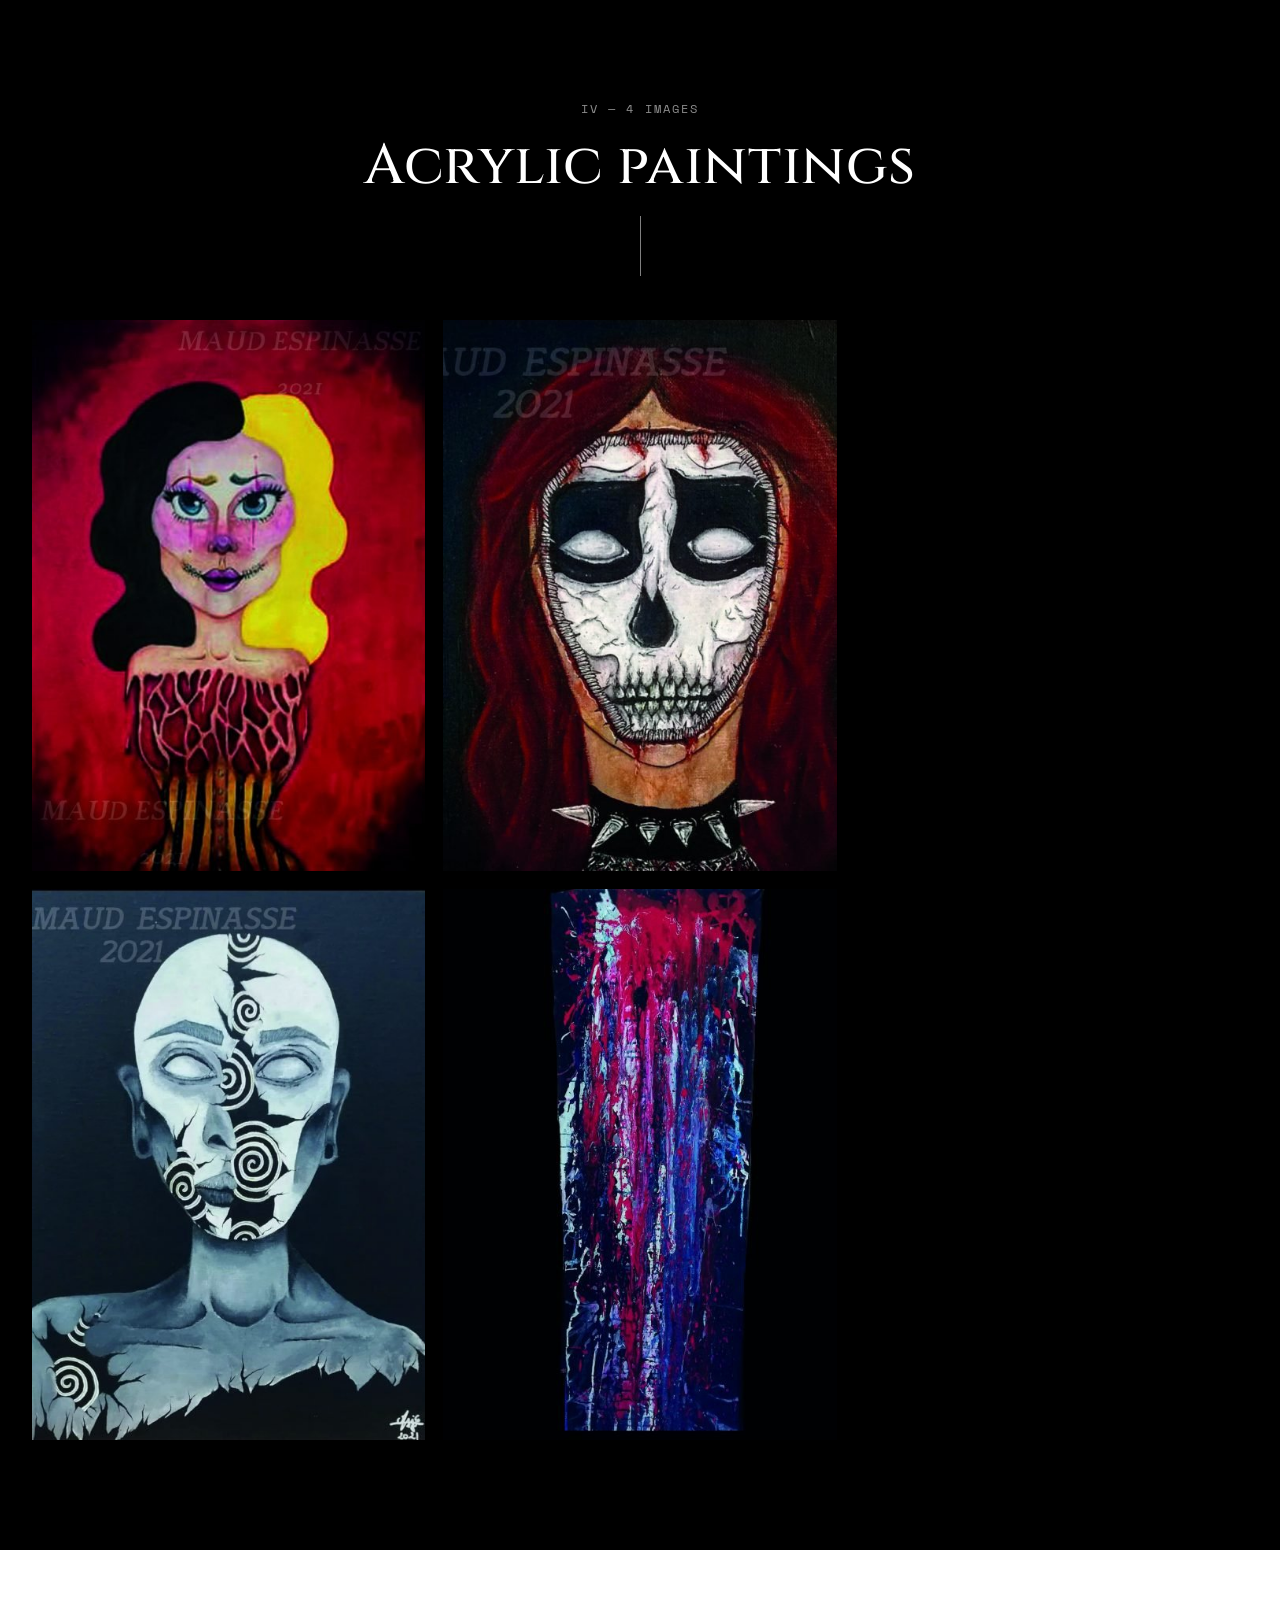
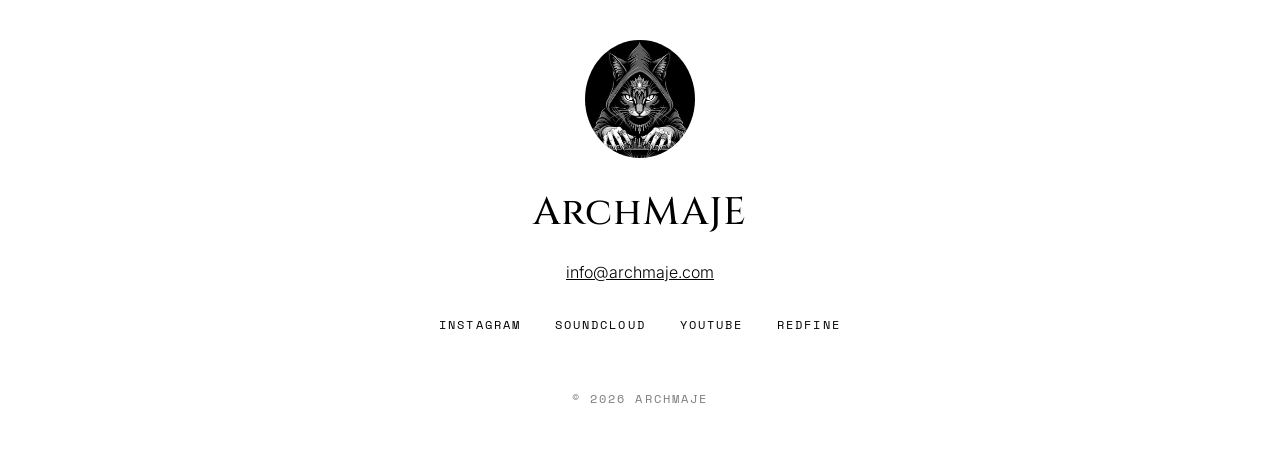
<file: art-creation/index.html>
<!doctype html>
<html lang="en">
<head>
<meta charset="utf-8">
<meta name="viewport" content="width=device-width,initial-scale=1">
<link rel="icon" href="/favicon.ico" sizes="16x16 32x32 48x48">
<link rel="icon" type="image/png" sizes="32x32" href="/favicon-32x32.png">
<link rel="icon" type="image/png" sizes="16x16" href="/favicon-16x16.png">
<link rel="apple-touch-icon" sizes="180x180" href="/apple-touch-icon.png">
<link rel="manifest" href="/site.webmanifest">
<meta name="robots" content="noindex">
<meta http-equiv="refresh" content="0;url=/art/">
<link rel="canonical" href="https://archmaje.com/art/">
<title>Redirecting to Art</title>
<script>location.replace('/art/');</script>
</head>
<body>
<p>This page has moved to <a href="/art/">Art</a>.</p>
</body>
</html>
</file>
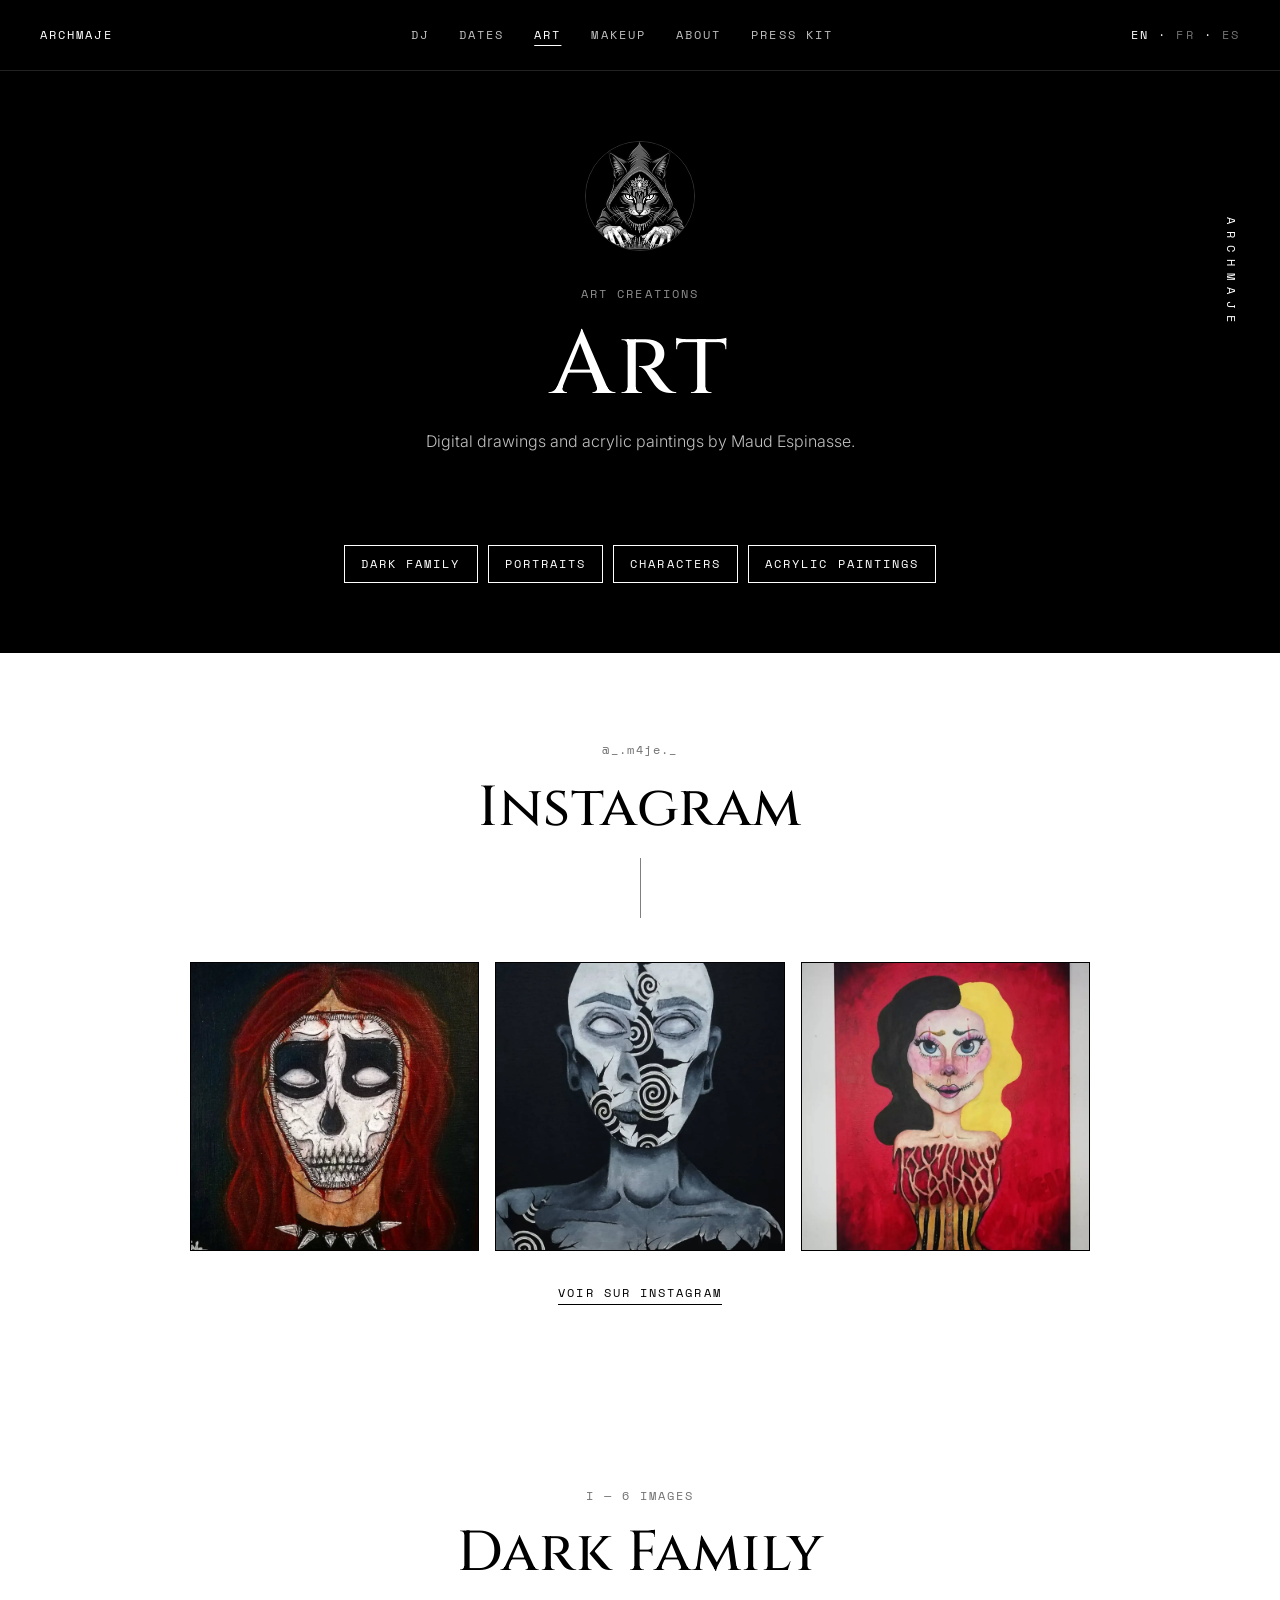
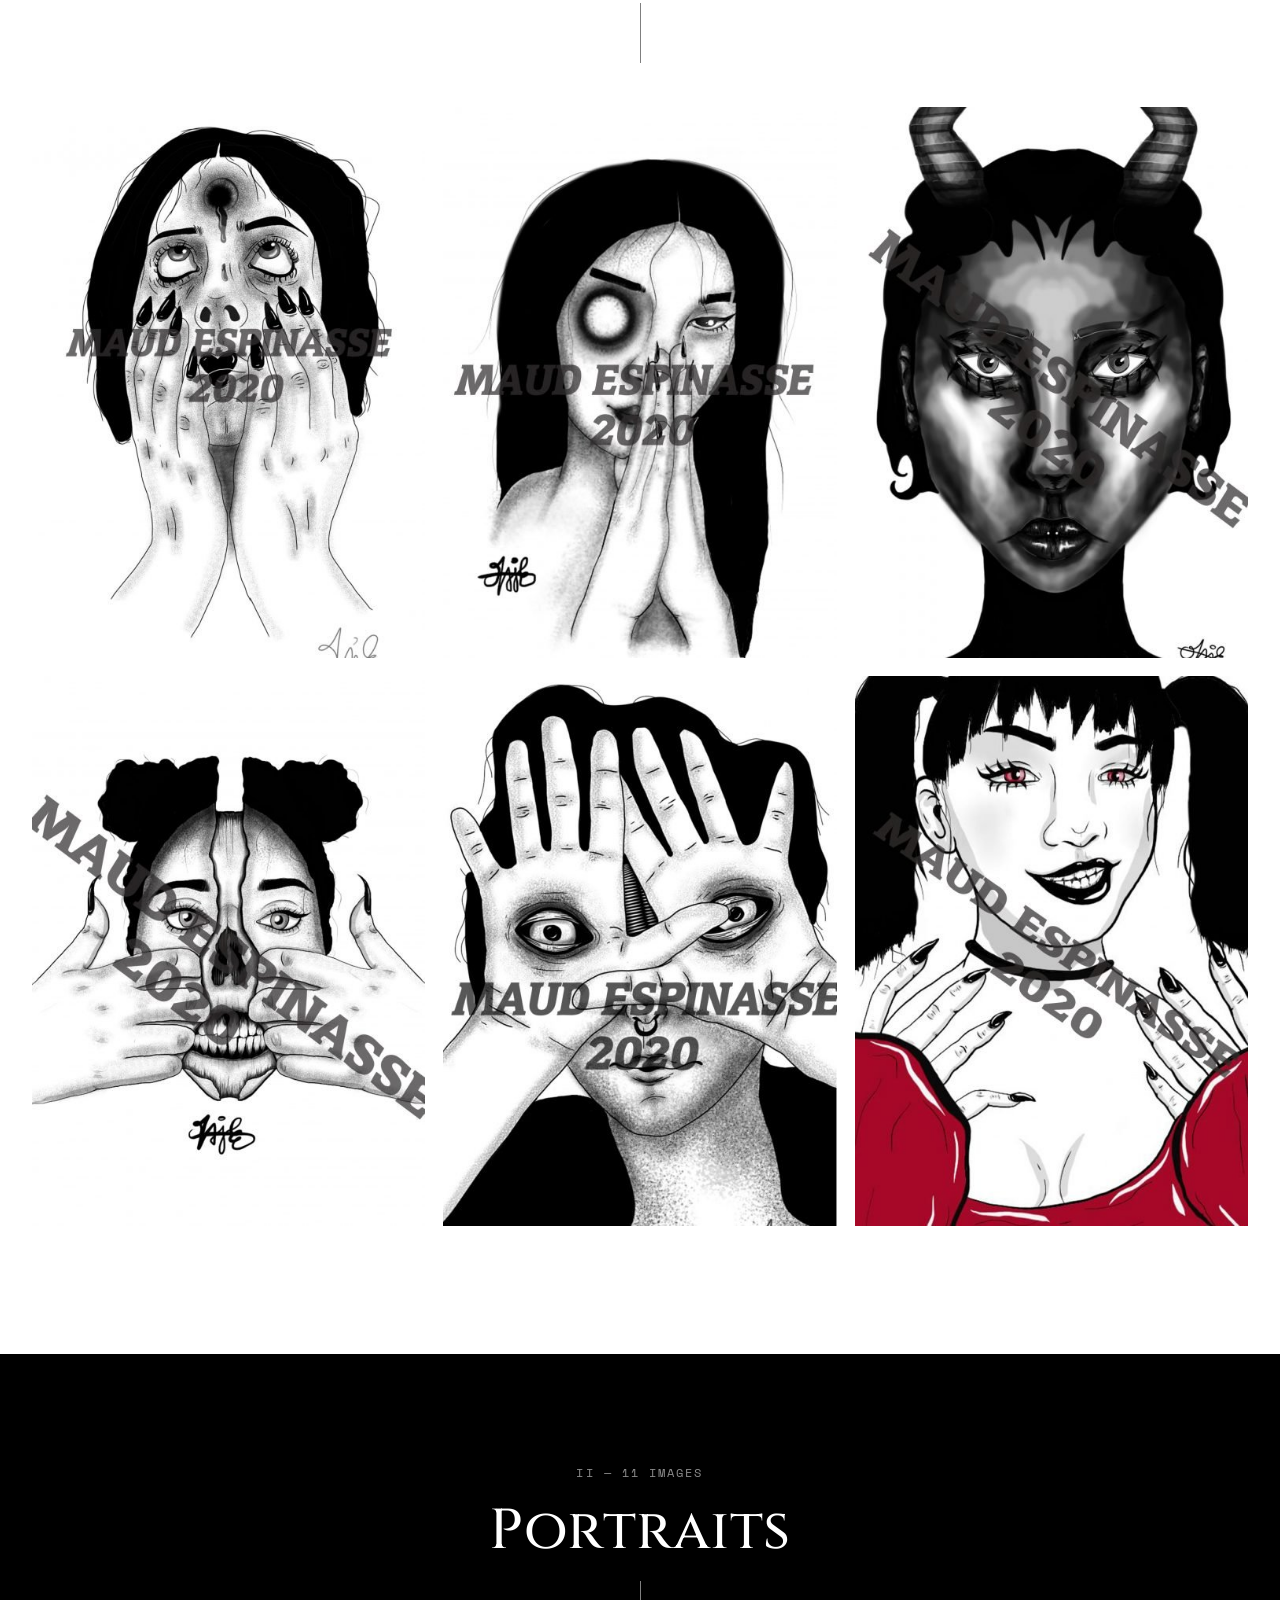
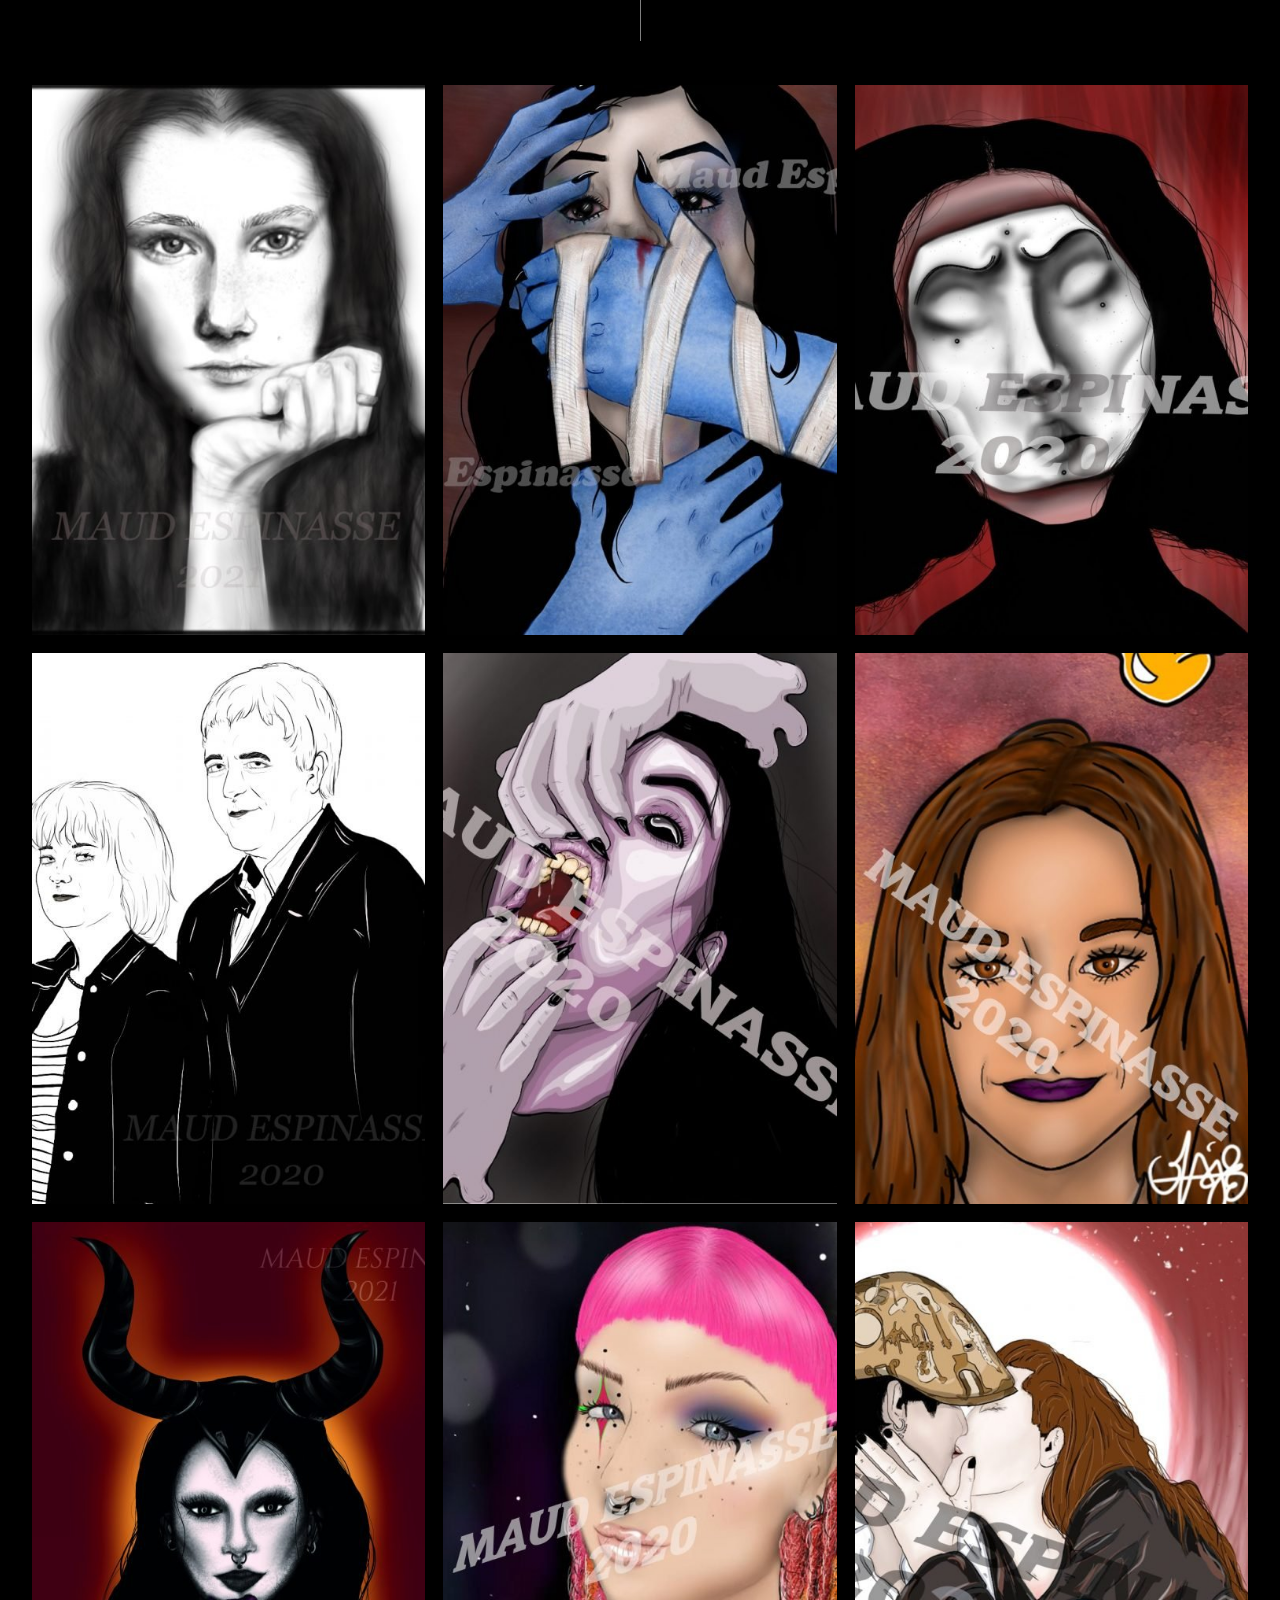
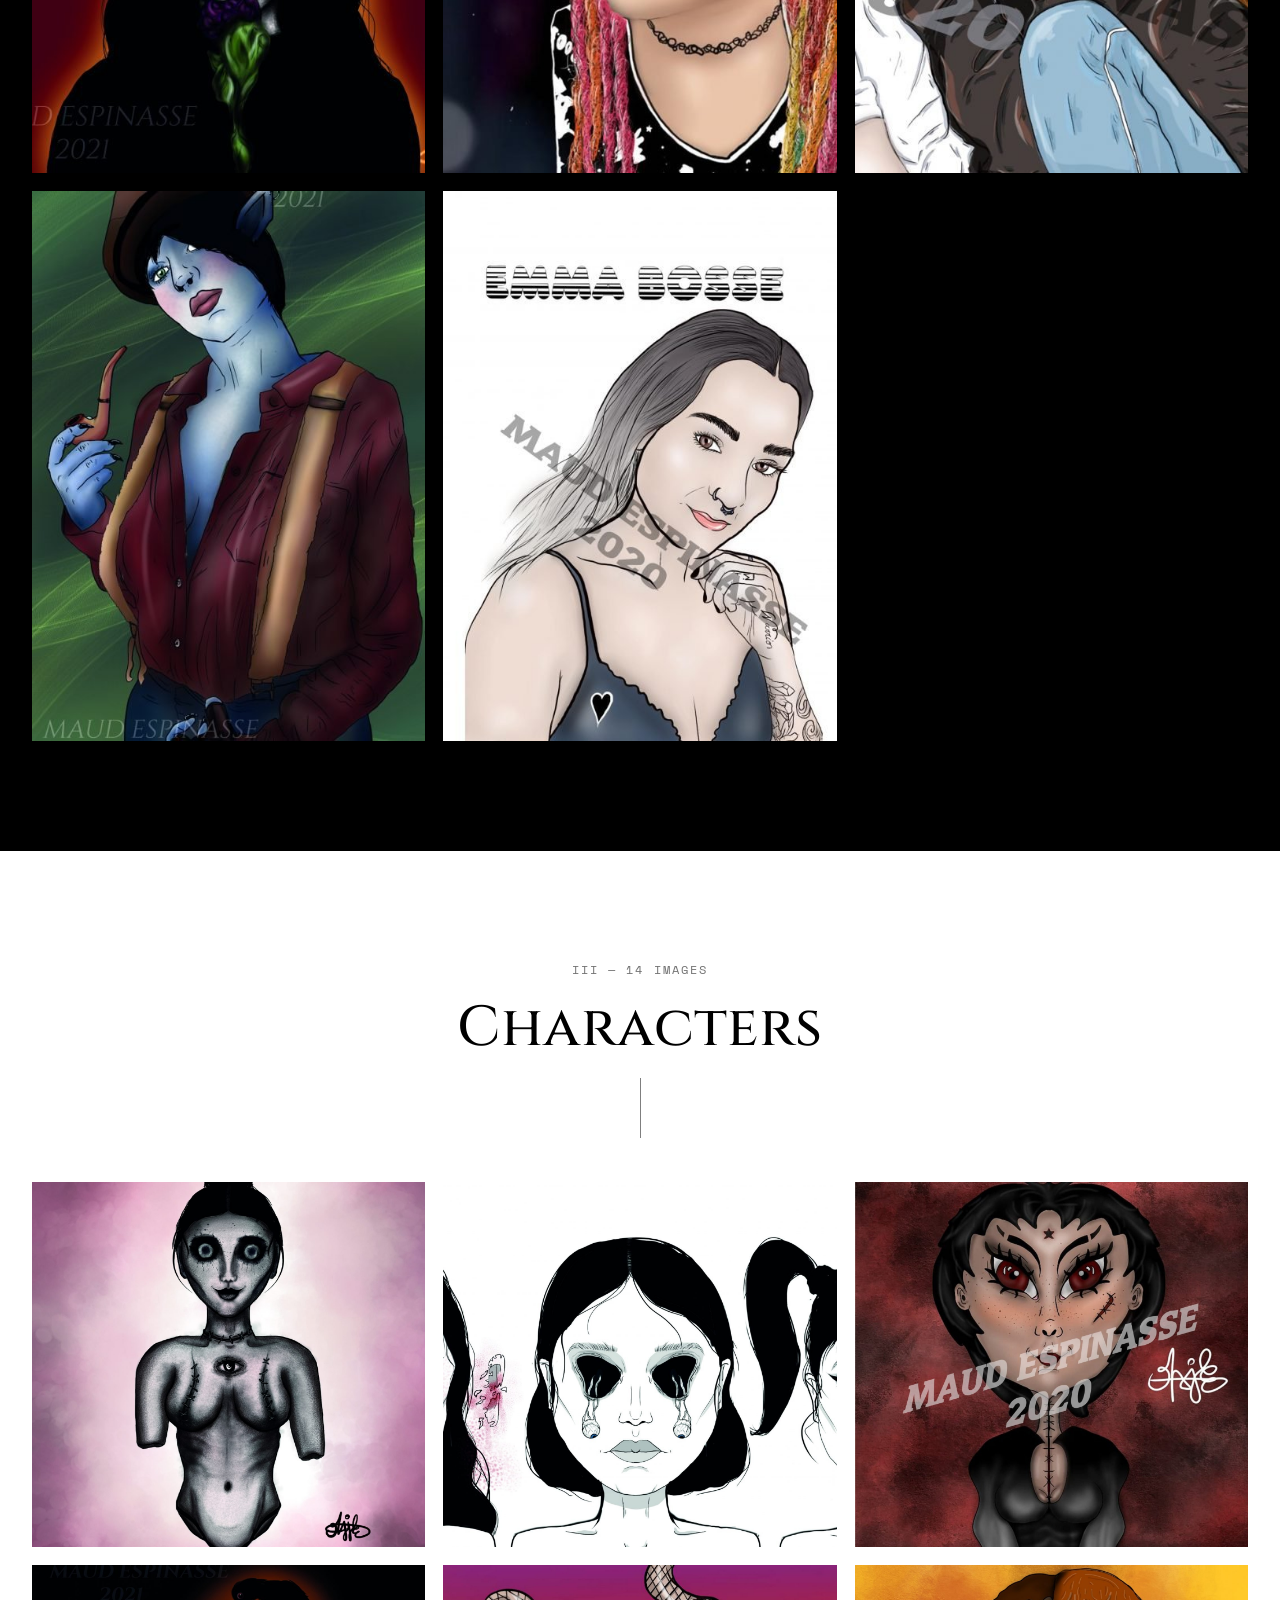
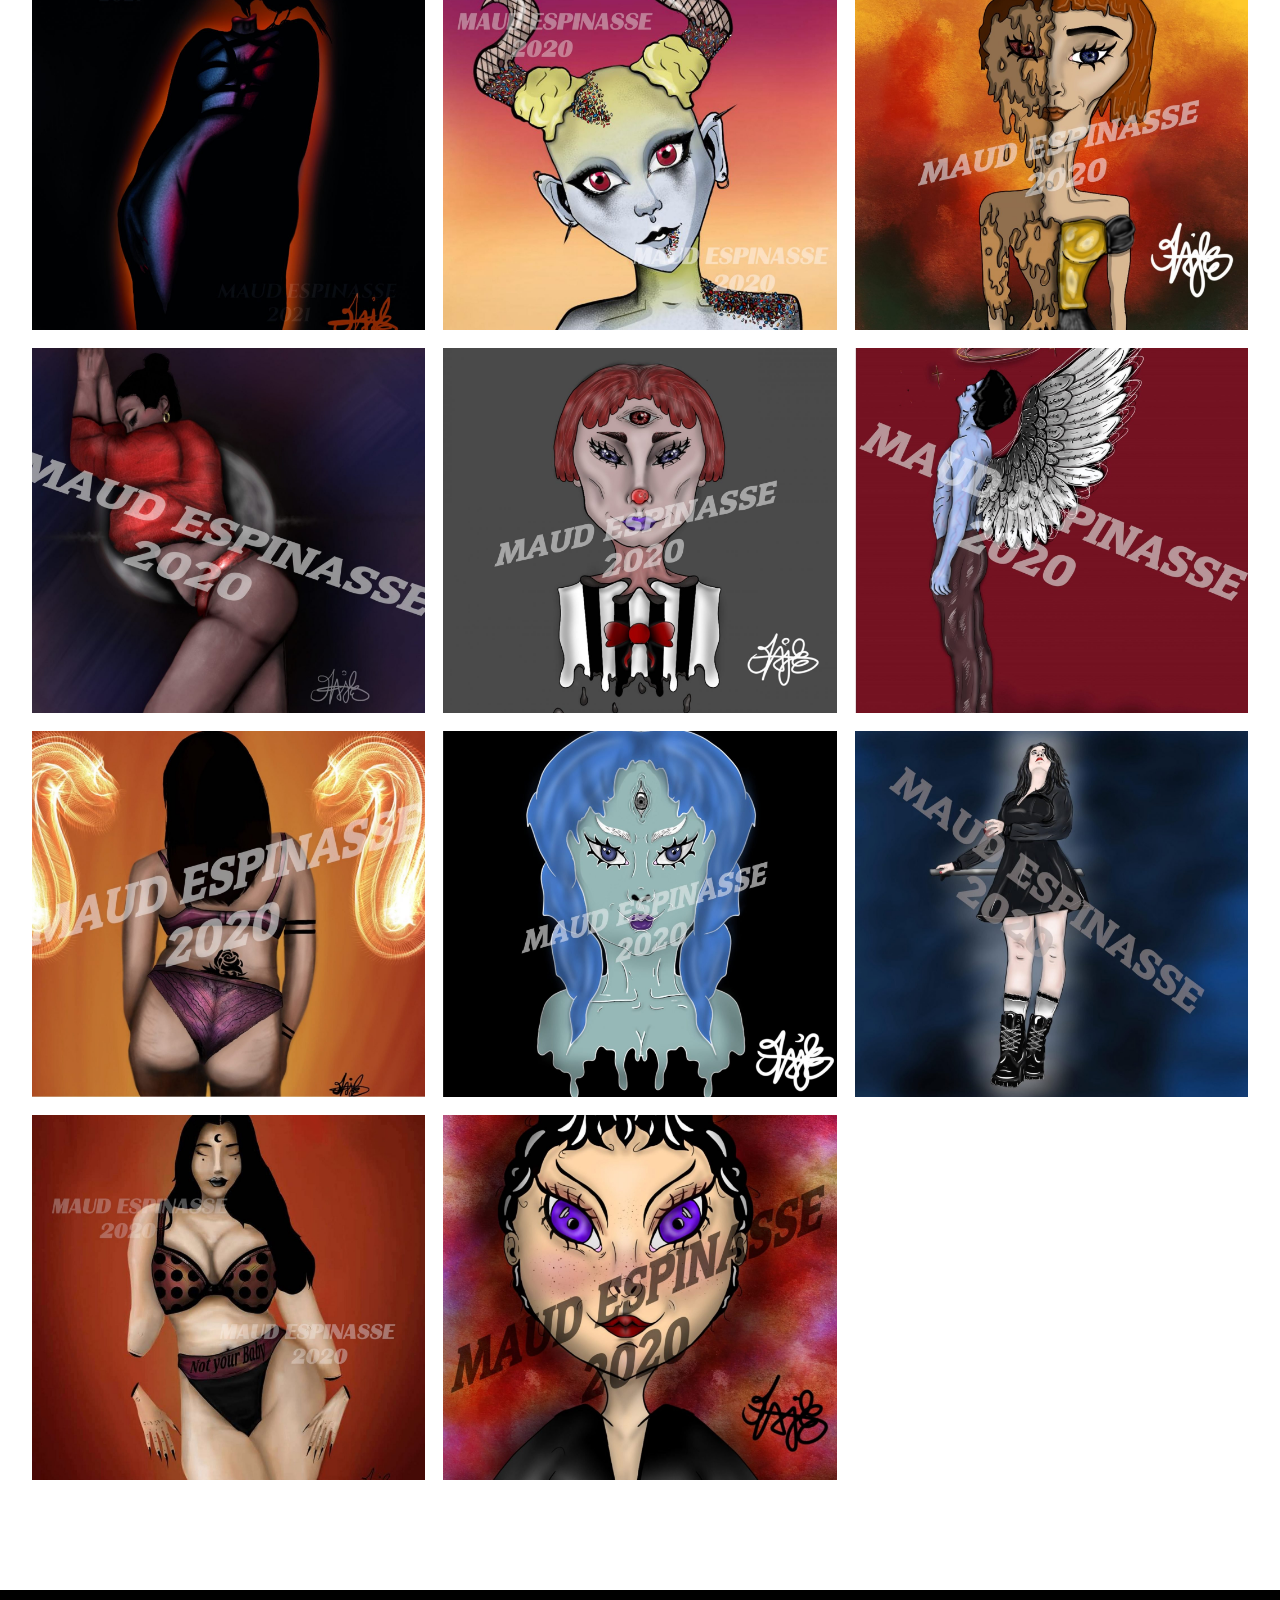
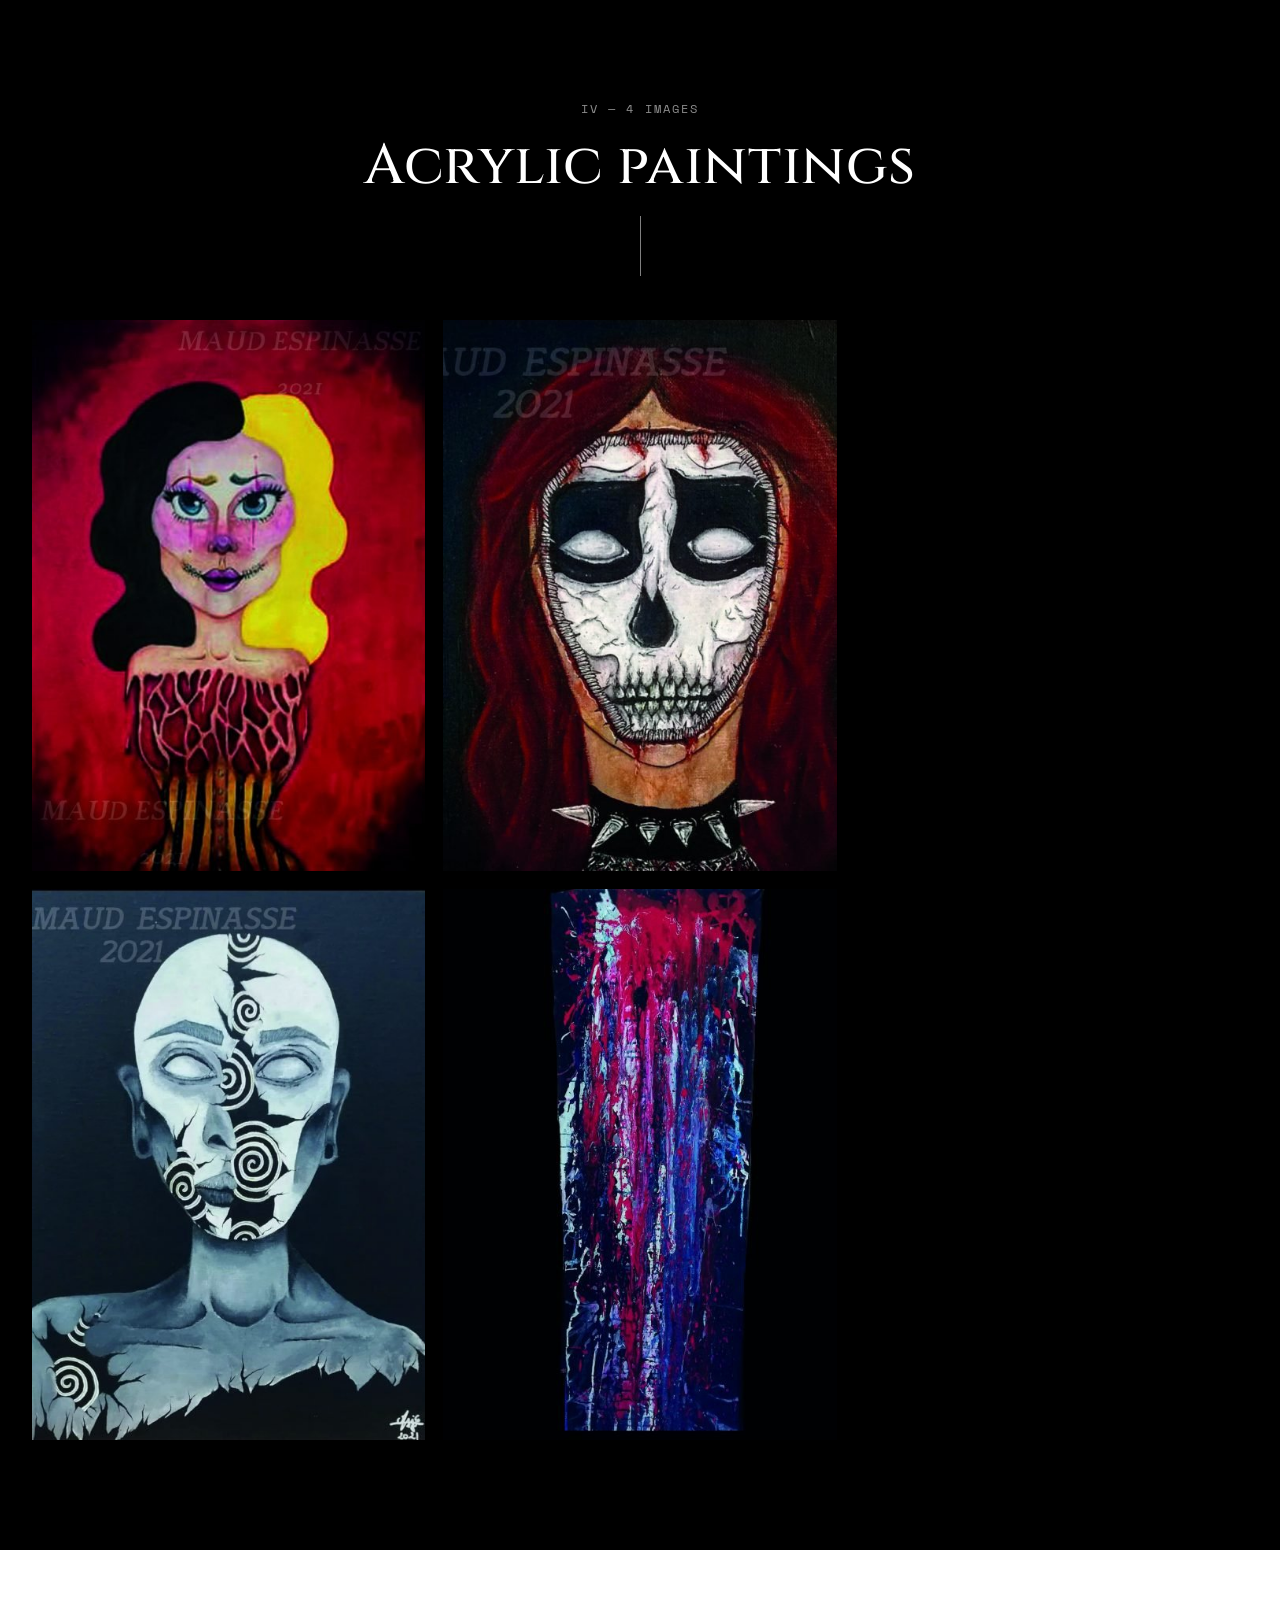
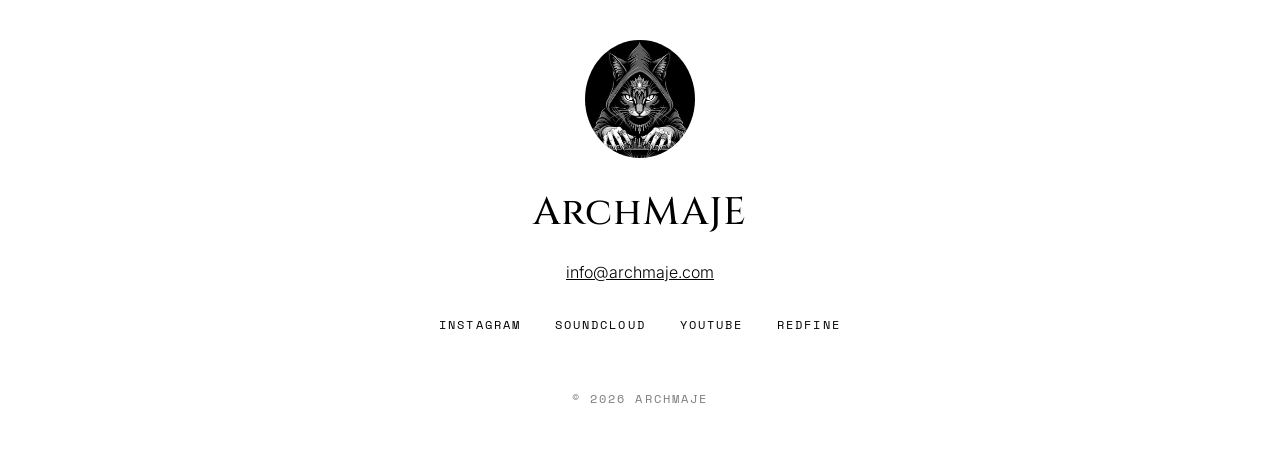
<file: art/index.html>
<!doctype html>
<html lang="en">
<head>
<meta charset="utf-8"><meta name="viewport" content="width=device-width,initial-scale=1">
<link rel="icon" href="/favicon.ico" sizes="16x16 32x32 48x48">
<link rel="icon" type="image/png" sizes="32x32" href="/favicon-32x32.png">
<link rel="icon" type="image/png" sizes="16x16" href="/favicon-16x16.png">
<link rel="apple-touch-icon" sizes="180x180" href="/apple-touch-icon.png">
<link rel="manifest" href="/site.webmanifest">
<title>Art — MAJE · ArchMAJE</title>
<link rel="stylesheet" href="../base.css">
<link rel="stylesheet" href="../site.css">
</head>
<body>
<div class="dark" style="position:relative">
 <div class="top">
  <a class="mono home" href="../">ArchMAJE</a>
  <nav class="mono"><a href="../#dj">DJ</a><a href="../#dates">Dates</a><a href="../art/" class="cur">Art</a><a href="../makeup/">Makeup</a><a href="../about/">About</a><a href="../press-kit/">Press kit</a></nav>
  <span class="lang mono"><a class="on" href="#">EN</a> · <a href="#">FR</a> · <a href="#">ES</a></span>
 </div>
 <div class="phero">
  <img class="cat" src="../assets/logo-cat-only.jpg" alt="MAJE cat logo">
  <span class="num mono">Art creations</span>
  <h1>Art</h1>
  <p class="sub">Digital drawings and acrylic paintings by Maud Espinasse.</p>
 </div>
 <span class="vert mono">ARCHMAJE</span>
</div>
<div class="dark" style="padding:0 0 70px"><div class="chips mono"><a class="mono" href="#dark-family">Dark Family</a><a class="mono" href="#portraits">Portraits</a><a class="mono" href="#characters">Characters</a><a class="mono" href="#acrylic">Acrylic paintings</a></div></div>
<section class="igfeed light" id="instagram" data-ig-account="m4je">
 <div class="wide">
  <span class="num mono">@_.m4je._</span>
  <h2>Instagram</h2>
  <div class="rule"></div>
  <div class="ig-row" data-ig-row></div>
  <p class="ig-more"><a href="https://www.instagram.com/_.m4je._/" target="_blank" rel="noopener noreferrer">Voir sur Instagram</a></p>
 </div>
</section>
<section id="dark-family" class="light"><div class="wide">
 <span class="num mono">I — 6 images</span>
 <h2>Dark Family</h2>
 <div class="rule"></div>
 <div class="gal"><a href="../assets/site/art/MAJE.jpg" target="_blank"><img src="../assets/site/art/MAJE.jpg" width="500" height="700" loading="lazy" alt="Dark Family"></a><a href="../assets/site/art/ALENA.jpg" target="_blank"><img src="../assets/site/art/ALENA.jpg" width="500" height="700" loading="lazy" alt="Dark Family"></a><a href="../assets/site/art/NYO.jpg" target="_blank"><img src="../assets/site/art/NYO.jpg" width="500" height="700" loading="lazy" alt="Dark Family"></a><a href="../assets/site/art/BANA.jpg" target="_blank"><img src="../assets/site/art/BANA.jpg" width="500" height="700" loading="lazy" alt="Dark Family"></a><a href="../assets/site/art/VANIA.jpg" target="_blank"><img src="../assets/site/art/VANIA.jpg" width="500" height="700" loading="lazy" alt="Dark Family"></a><a href="../assets/site/art/ELSA.jpg" target="_blank"><img src="../assets/site/art/ELSA.jpg" width="500" height="700" loading="lazy" alt="Dark Family"></a></div>
</div></section>
<section id="portraits" class="dark"><div class="wide">
 <span class="num mono">II — 11 images</span>
 <h2>Portraits</h2>
 <div class="rule"></div>
 <div class="gal"><a href="../assets/site/art/clarafinal1.jpg" target="_blank"><img src="../assets/site/art/clarafinal1.jpg" width="500" height="700" loading="lazy" alt="Portraits"></a><a href="../assets/site/art/family.jpg" target="_blank"><img src="../assets/site/art/family.jpg" width="500" height="700" loading="lazy" alt="Portraits"></a><a href="../assets/site/art/VictoriaMalefic.jpg" target="_blank"><img src="../assets/site/art/VictoriaMalefic.jpg" width="500" height="700" loading="lazy" alt="Portraits"></a><a href="../assets/site/art/FLORENCE.jpg" target="_blank"><img src="../assets/site/art/FLORENCE.jpg" width="500" height="700" loading="lazy" alt="Portraits"></a><a href="../assets/site/art/minewat.jpg" target="_blank"><img src="../assets/site/art/minewat.jpg" width="500" height="700" loading="lazy" alt="Portraits"></a><a href="../assets/site/art/ARCH.jpg" target="_blank"><img src="../assets/site/art/ARCH.jpg" width="500" height="700" loading="lazy" alt="Portraits"></a><a href="../assets/site/art/CRAFT.jpg" target="_blank"><img src="../assets/site/art/CRAFT.jpg" width="500" height="700" loading="lazy" alt="Portraits"></a><a href="../assets/site/art/EMMA.jpg" target="_blank"><img src="../assets/site/art/EMMA.jpg" width="500" height="700" loading="lazy" alt="Portraits"></a><a href="../assets/site/art/MIME.jpg" target="_blank"><img src="../assets/site/art/MIME.jpg" width="500" height="700" loading="lazy" alt="Portraits"></a><a href="../assets/site/art/ELOISE.jpg" target="_blank"><img src="../assets/site/art/ELOISE.jpg" width="500" height="700" loading="lazy" alt="Portraits"></a><a href="../assets/site/art/CLARA.jpg" target="_blank"><img src="../assets/site/art/CLARA.jpg" width="500" height="700" loading="lazy" alt="Portraits"></a></div>
</div></section>
<section id="characters" class="light"><div class="wide">
 <span class="num mono">III — 14 images</span>
 <h2>Characters</h2>
 <div class="rule"></div>
 <div class="gal"><a href="../assets/site/art/NOTYOU.jpg" target="_blank"><img src="../assets/site/art/NOTYOU.jpg" width="1400" height="1300" loading="lazy" alt="Characters"></a><a href="../assets/site/art/PSYCA.jpg" target="_blank"><img src="../assets/site/art/PSYCA.jpg" width="1400" height="1300" loading="lazy" alt="Characters"></a><a href="../assets/site/art/GIRL.jpg" target="_blank"><img src="../assets/site/art/GIRL.jpg" width="1400" height="1300" loading="lazy" alt="Characters"></a><a href="../assets/site/art/WOMAN.jpg" target="_blank"><img src="../assets/site/art/WOMAN.jpg" width="1400" height="1300" loading="lazy" alt="Characters"></a><a href="../assets/site/art/NOTYOURBABY..jpg" target="_blank"><img src="../assets/site/art/NOTYOURBABY..jpg" width="1400" height="1300" loading="lazy" alt="Characters"></a><a href="../assets/site/art/TABLEAUFIN.jpg" target="_blank"><img src="../assets/site/art/TABLEAUFIN.jpg" width="1400" height="1300" loading="lazy" alt="Characters"></a><a href="../assets/site/art/MADEY.jpg" target="_blank"><img src="../assets/site/art/MADEY.jpg" width="1400" height="1300" loading="lazy" alt="Characters"></a><a href="../assets/site/art/CLOWN.jpg" target="_blank"><img src="../assets/site/art/CLOWN.jpg" width="1400" height="1300" loading="lazy" alt="Characters"></a><a href="../assets/site/art/MONSTERGIRL.jpg" target="_blank"><img src="../assets/site/art/MONSTERGIRL.jpg" width="1400" height="1300" loading="lazy" alt="Characters"></a><a href="../assets/site/art/ALIENGIRL.jpg" target="_blank"><img src="../assets/site/art/ALIENGIRL.jpg" width="1400" height="1300" loading="lazy" alt="Characters"></a><a href="../assets/site/art/DOLLVAMPIRE.jpg" target="_blank"><img src="../assets/site/art/DOLLVAMPIRE.jpg" width="1400" height="1300" loading="lazy" alt="Characters"></a><a href="../assets/site/art/BURN.jpg" target="_blank"><img src="../assets/site/art/BURN.jpg" width="1400" height="1300" loading="lazy" alt="Characters"></a><a href="../assets/site/art/JON.jpg" target="_blank"><img src="../assets/site/art/JON.jpg" width="1400" height="1300" loading="lazy" alt="Characters"></a><a href="../assets/site/art/MAUD.jpg" target="_blank"><img src="../assets/site/art/MAUD.jpg" width="1400" height="1300" loading="lazy" alt="Characters"></a></div>
</div></section>
<section id="acrylic" class="dark"><div class="wide">
 <span class="num mono">IV — 4 images</span>
 <h2>Acrylic paintings</h2>
 <div class="rule"></div>
 <div class="gal"><a href="../assets/site/art/DOLLSKILL.jpg" target="_blank"><img src="../assets/site/art/DOLLSKILL.jpg" width="500" height="700" loading="lazy" alt="Acrylic paintings"></a><a href="../assets/site/art/SPIRAL.jpg" target="_blank"><img src="../assets/site/art/SPIRAL.jpg" width="500" height="700" loading="lazy" alt="Acrylic paintings"></a><a href="../assets/site/art/OPENMIND.jpg" target="_blank"><img src="../assets/site/art/OPENMIND.jpg" width="500" height="700" loading="lazy" alt="Acrylic paintings"></a><a href="../assets/site/art/donepiece.jpg" target="_blank"><img src="../assets/site/art/donepiece.jpg" width="500" height="700" loading="lazy" alt="Acrylic paintings"></a></div>
</div></section>
<footer class="light">
 <img class="catmini" src="../assets/logo-cat-only.jpg" alt="">
 <p style="font-family:var(--fd);letter-spacing:.03em;font-weight:500;font-size:2.4rem;margin:0">ArchMAJE</p>
 <p><a href="mailto:info@archmaje.com">info@archmaje.com</a></p>
 <div class="soc mono"><a href="https://www.instagram.com/archmaje/">Instagram</a><a href="https://soundcloud.com/maud-espinasse">SoundCloud</a><a href="https://www.youtube.com/@archmaje">YouTube</a><a href="https://archmaje.com/redfine/">Redfine</a></div>
 <p class="mono" style="opacity:.5">© 2026 ArchMAJE</p>
</footer>
<script src="/assets/instagram.js"></script>
</body></html>
</file>
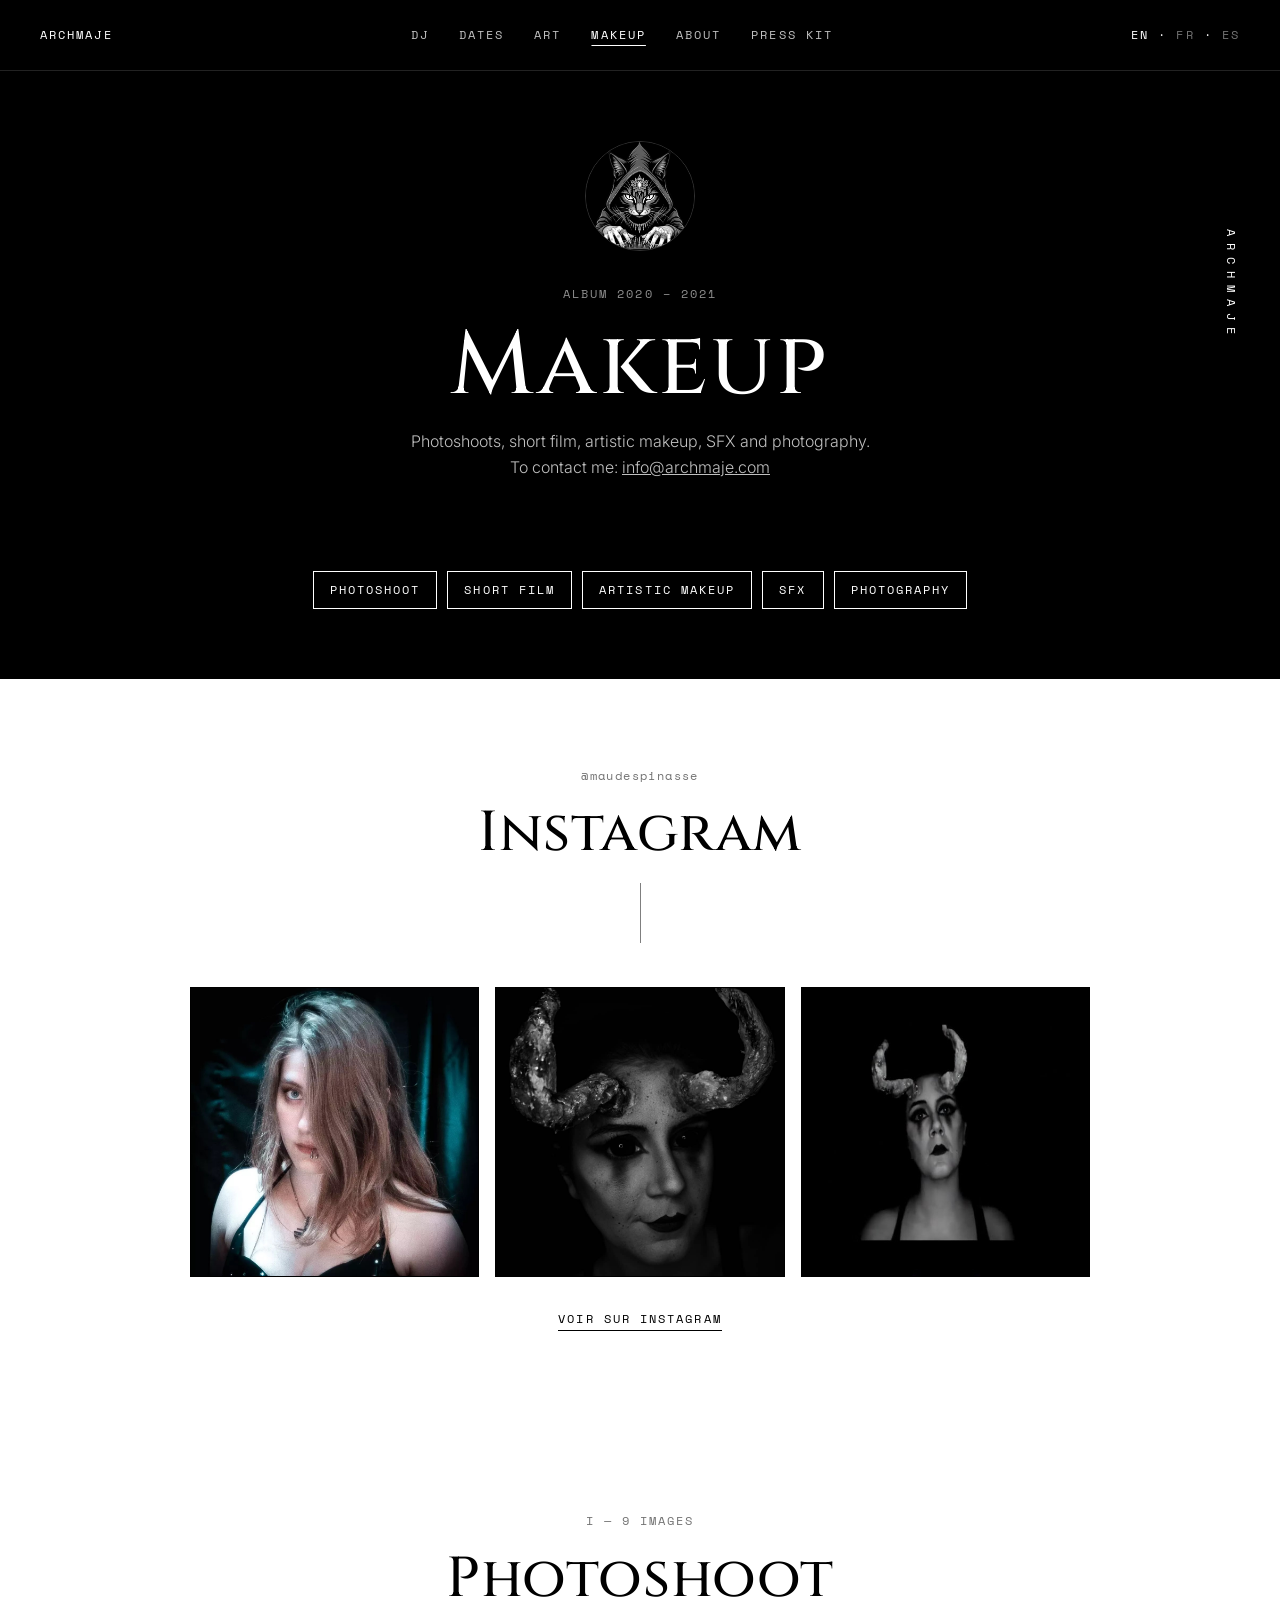
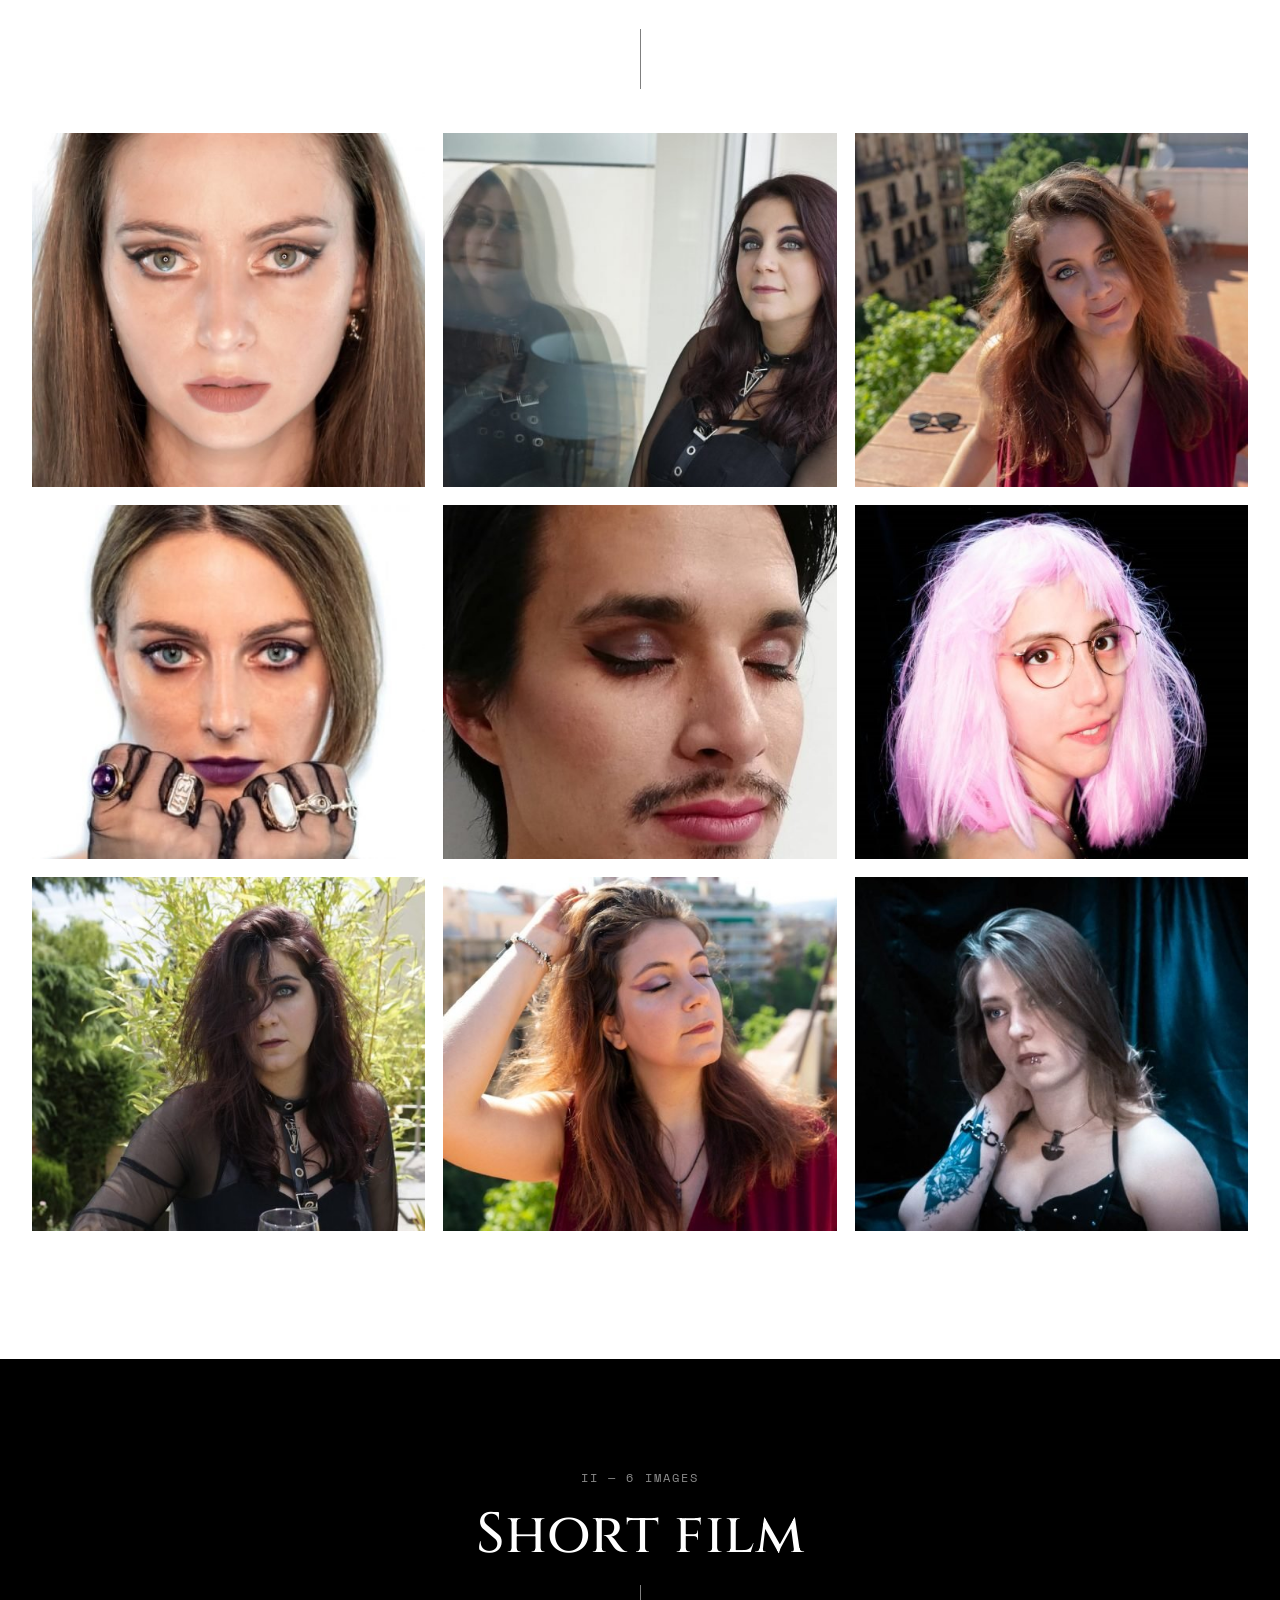
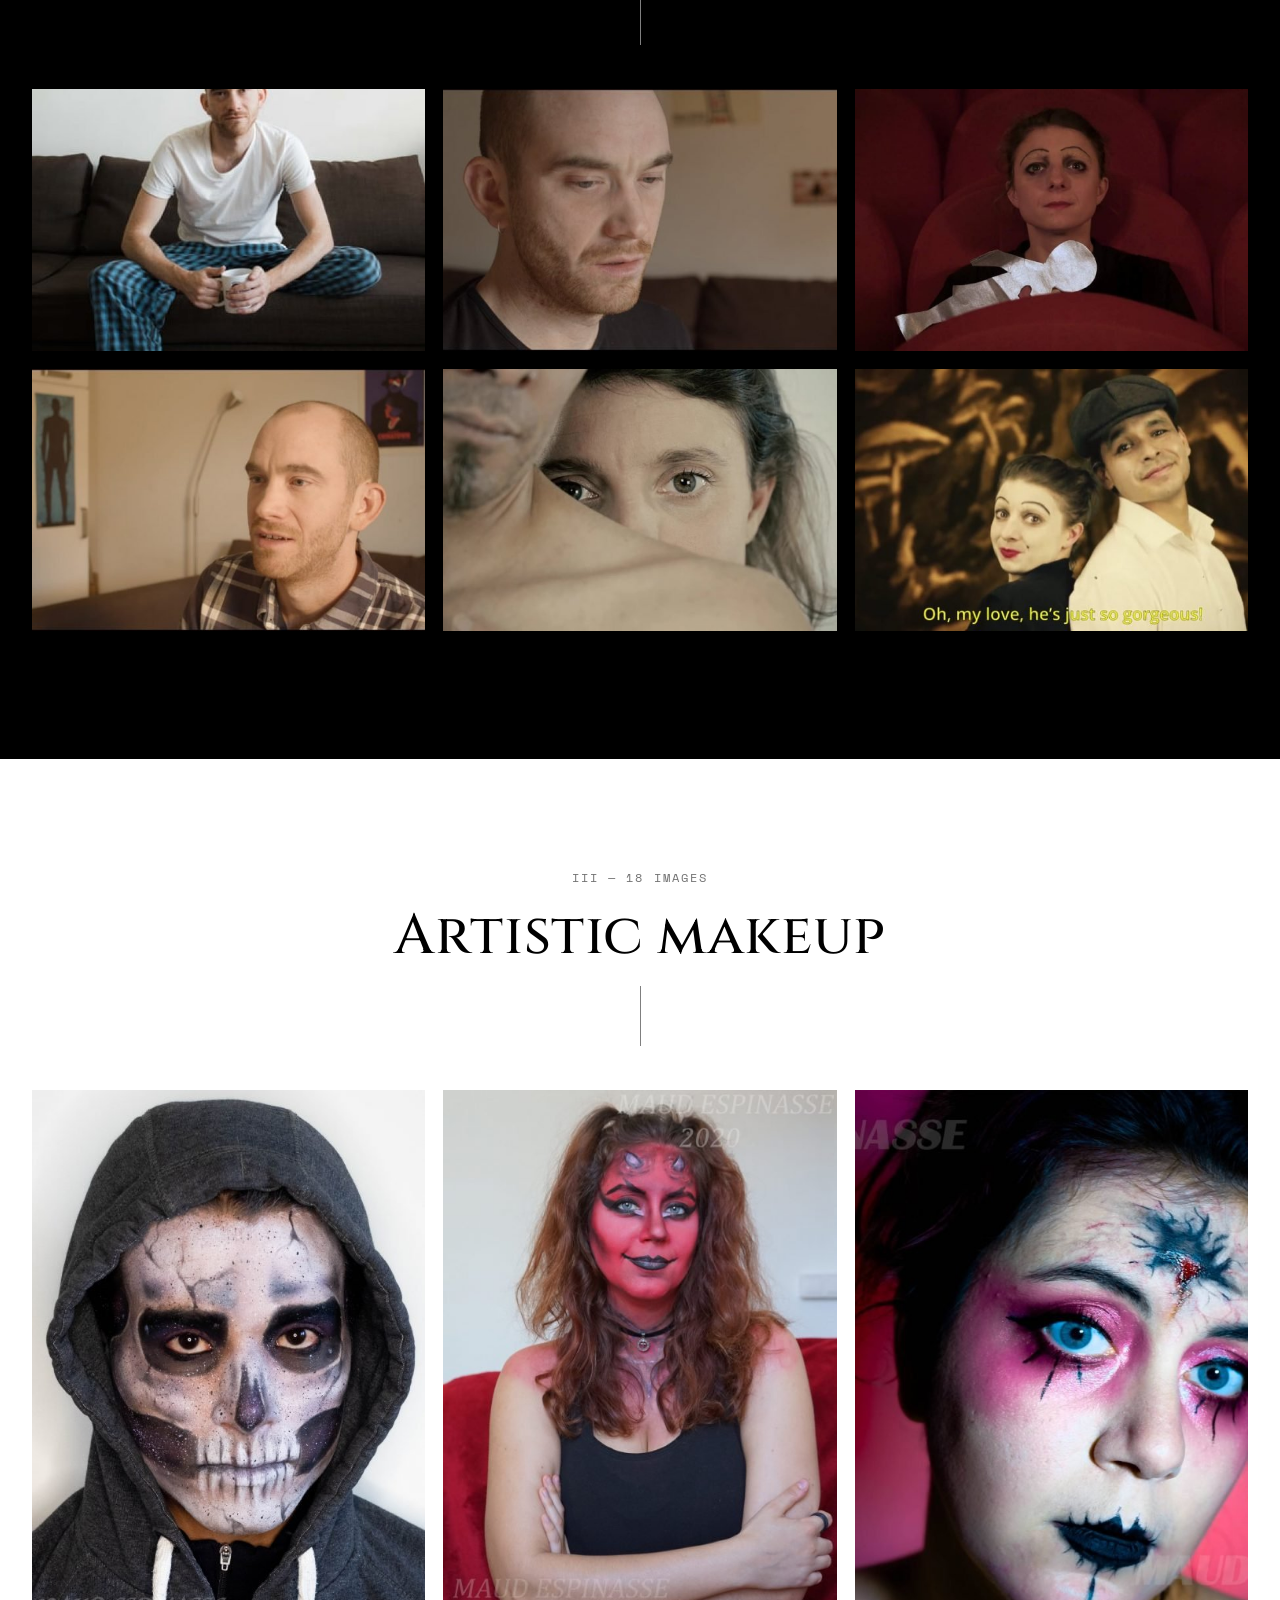
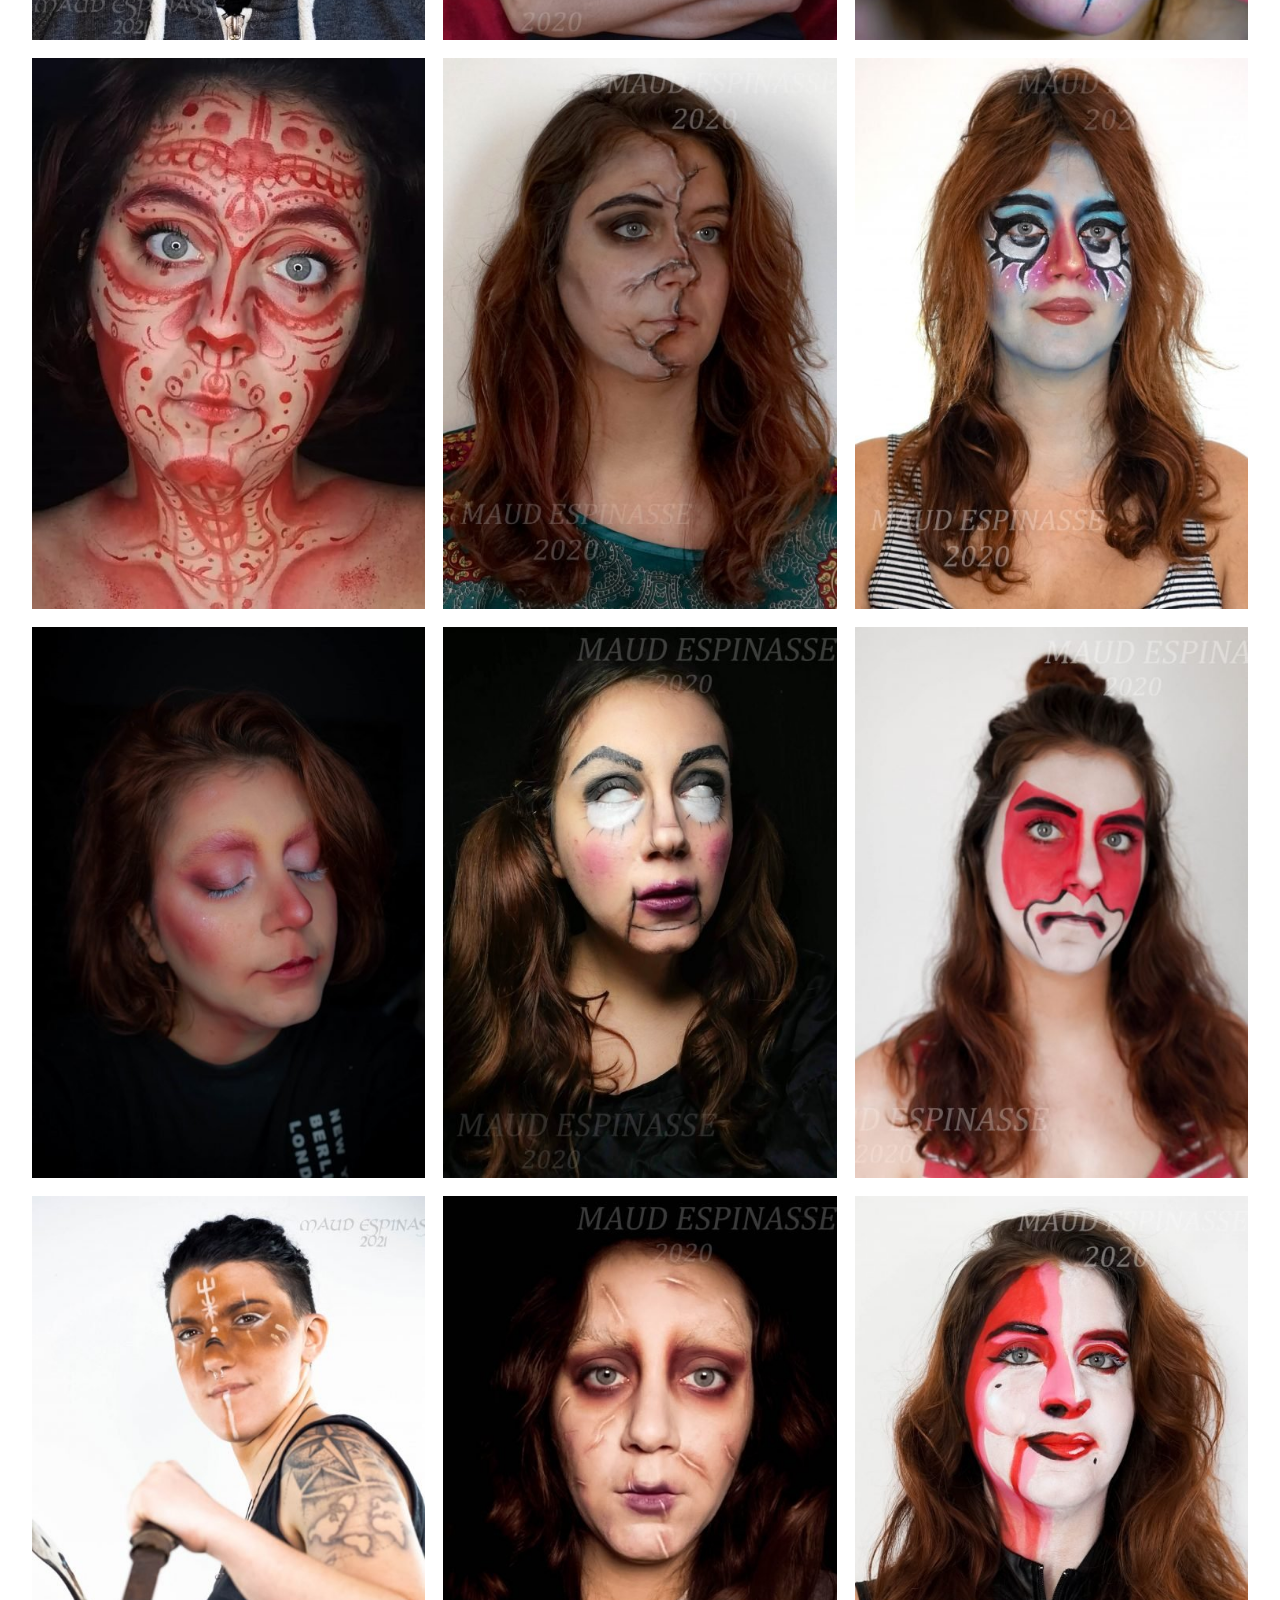
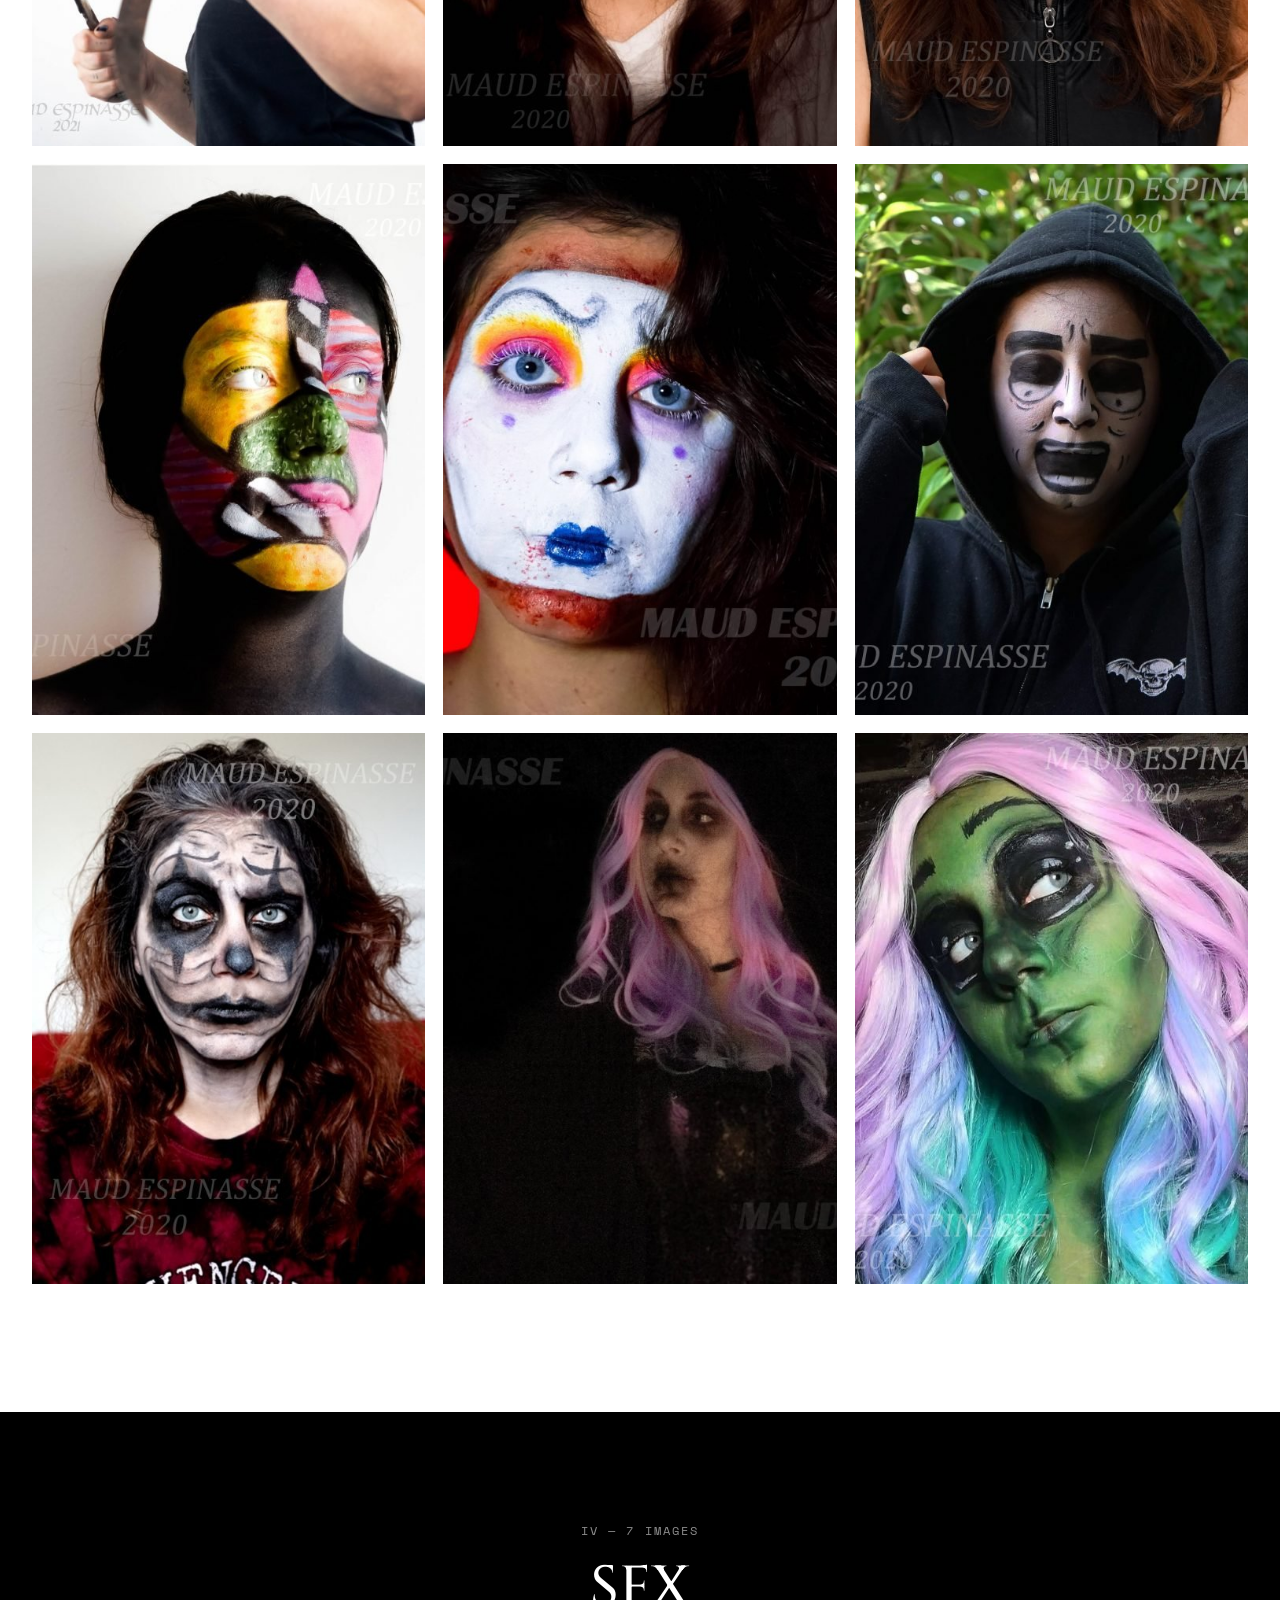
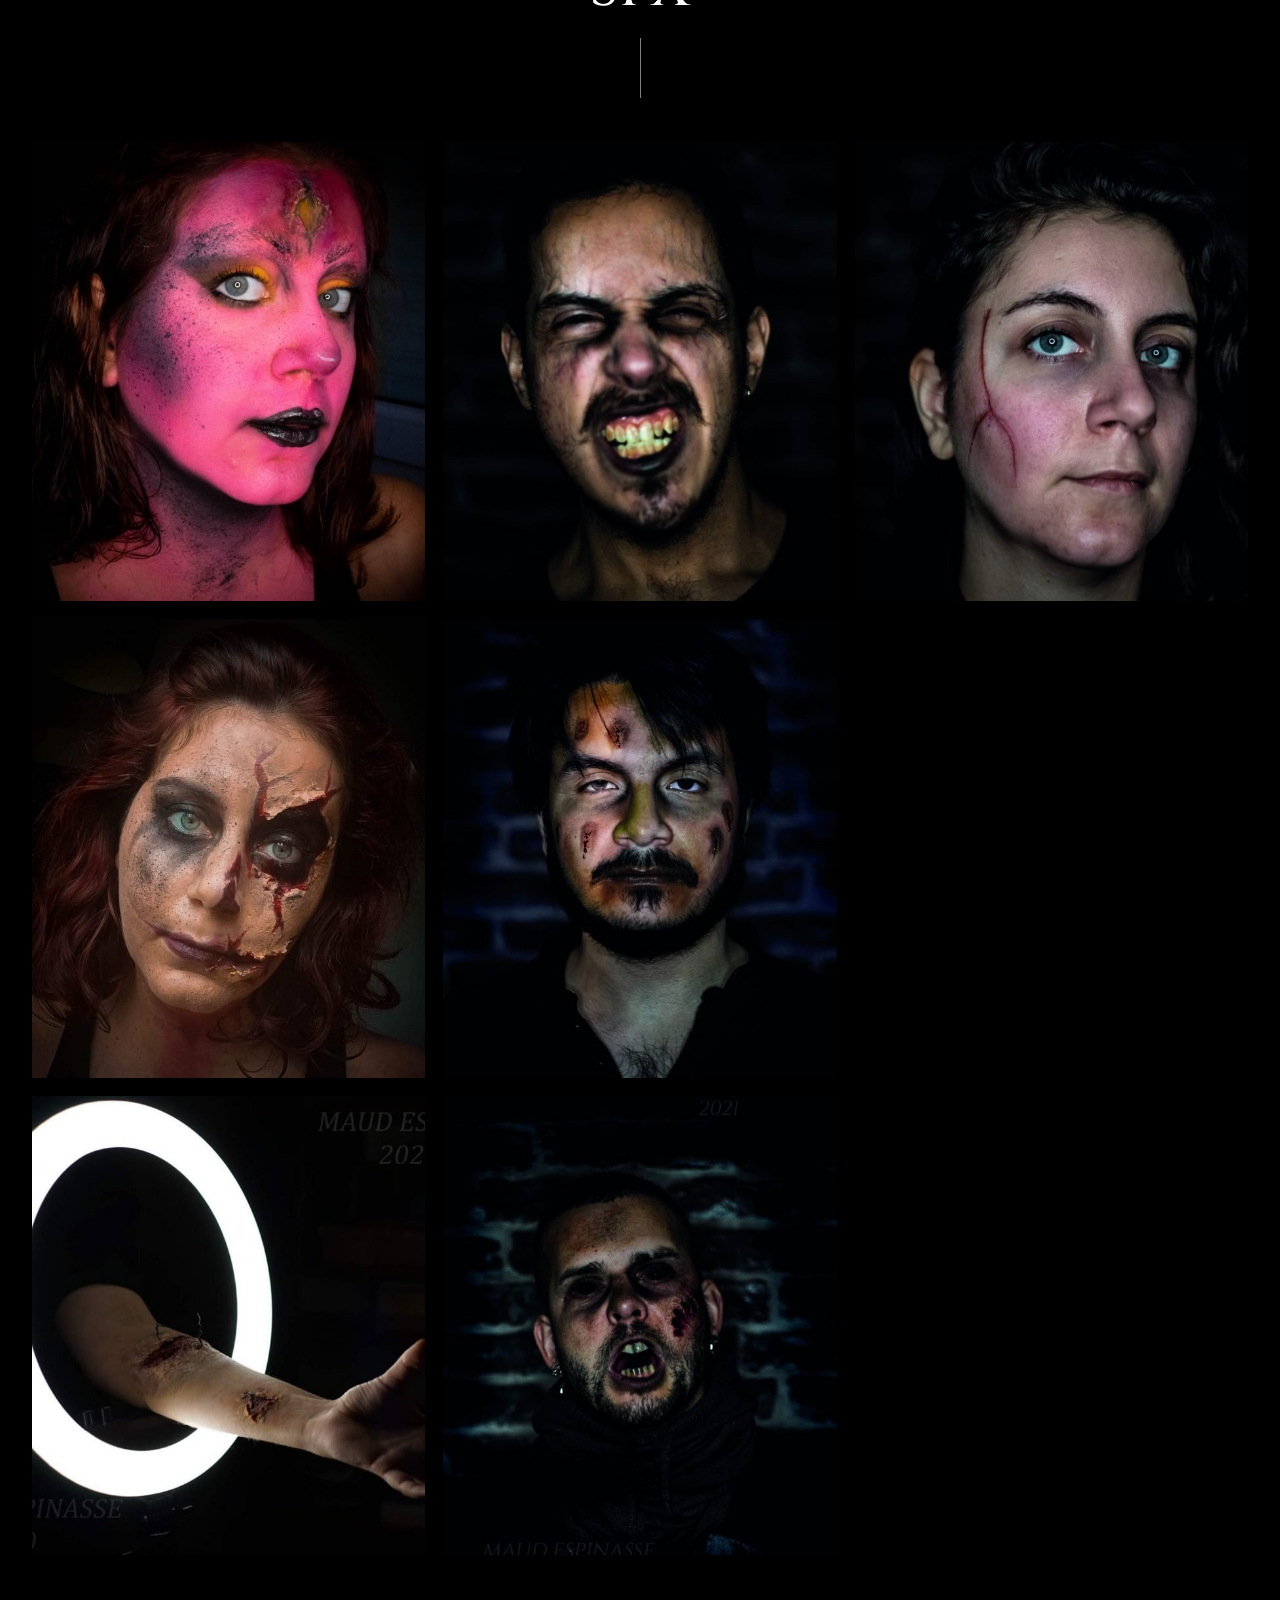
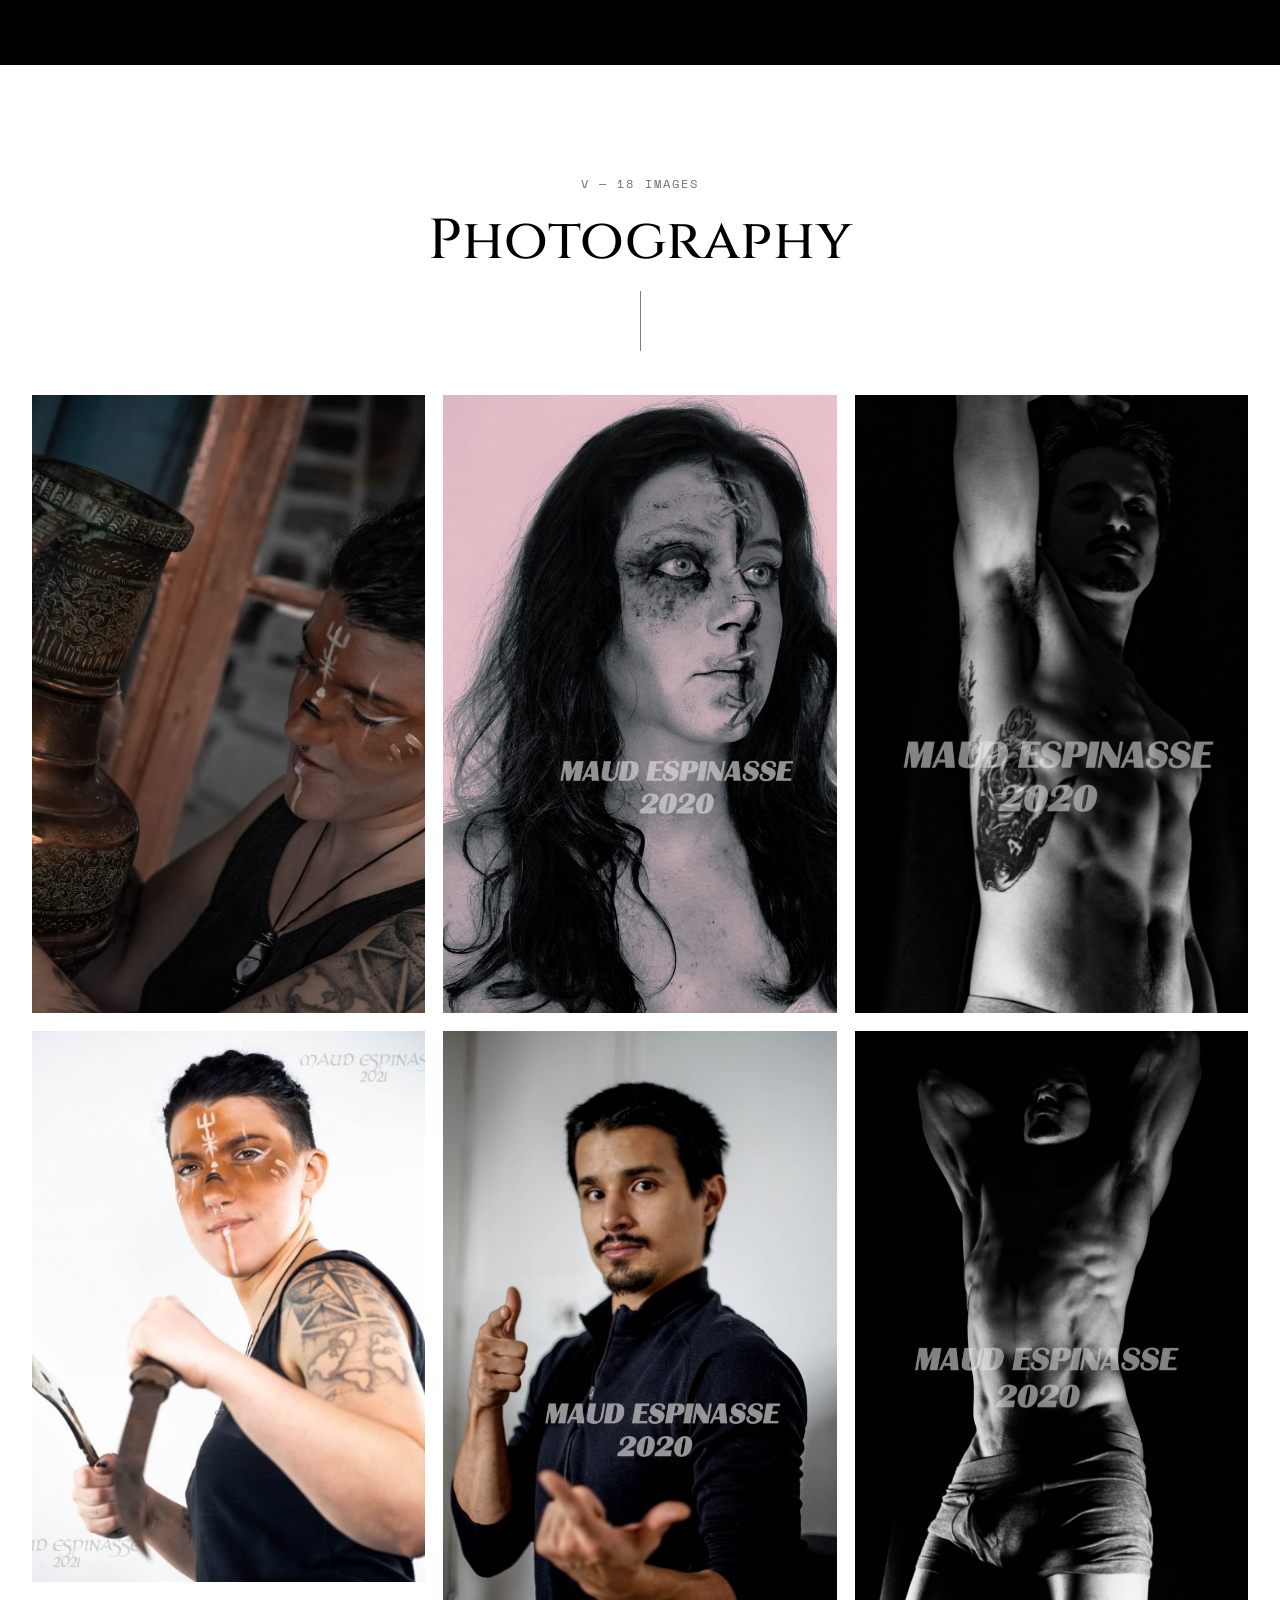
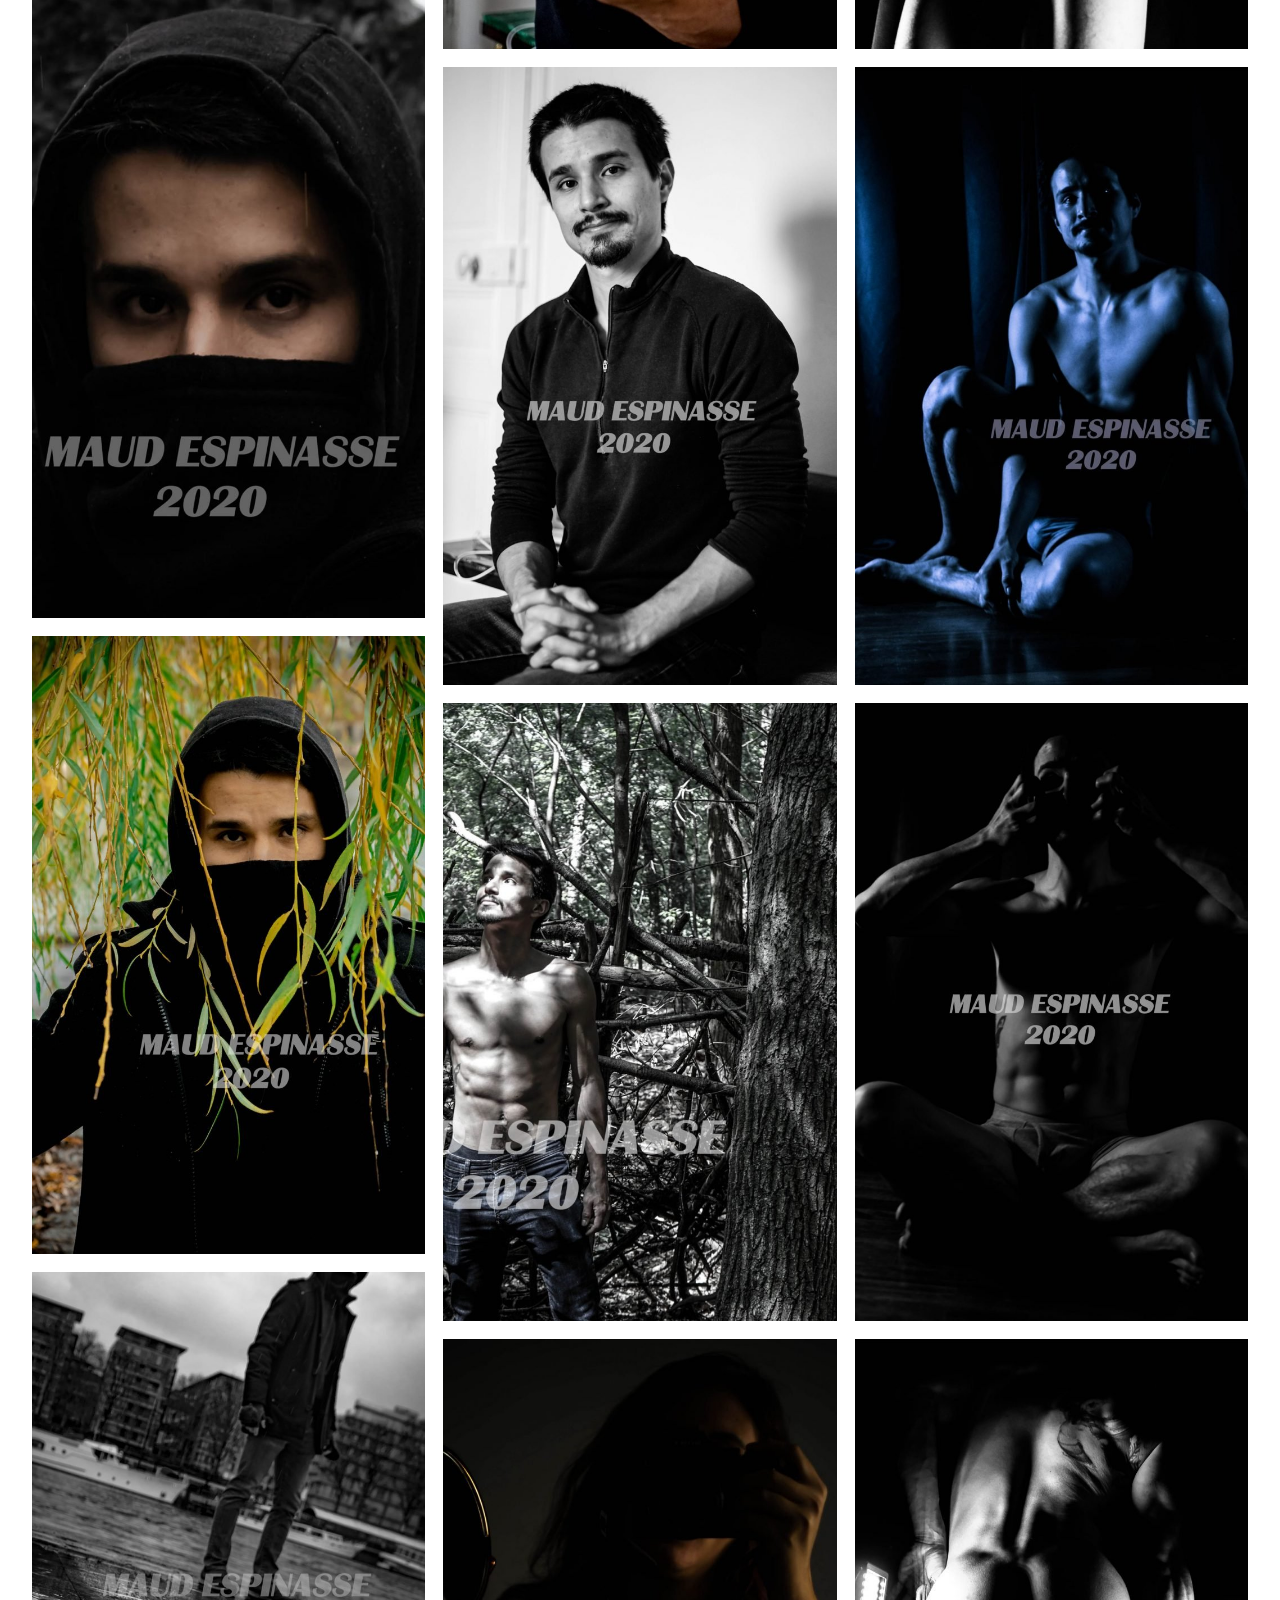
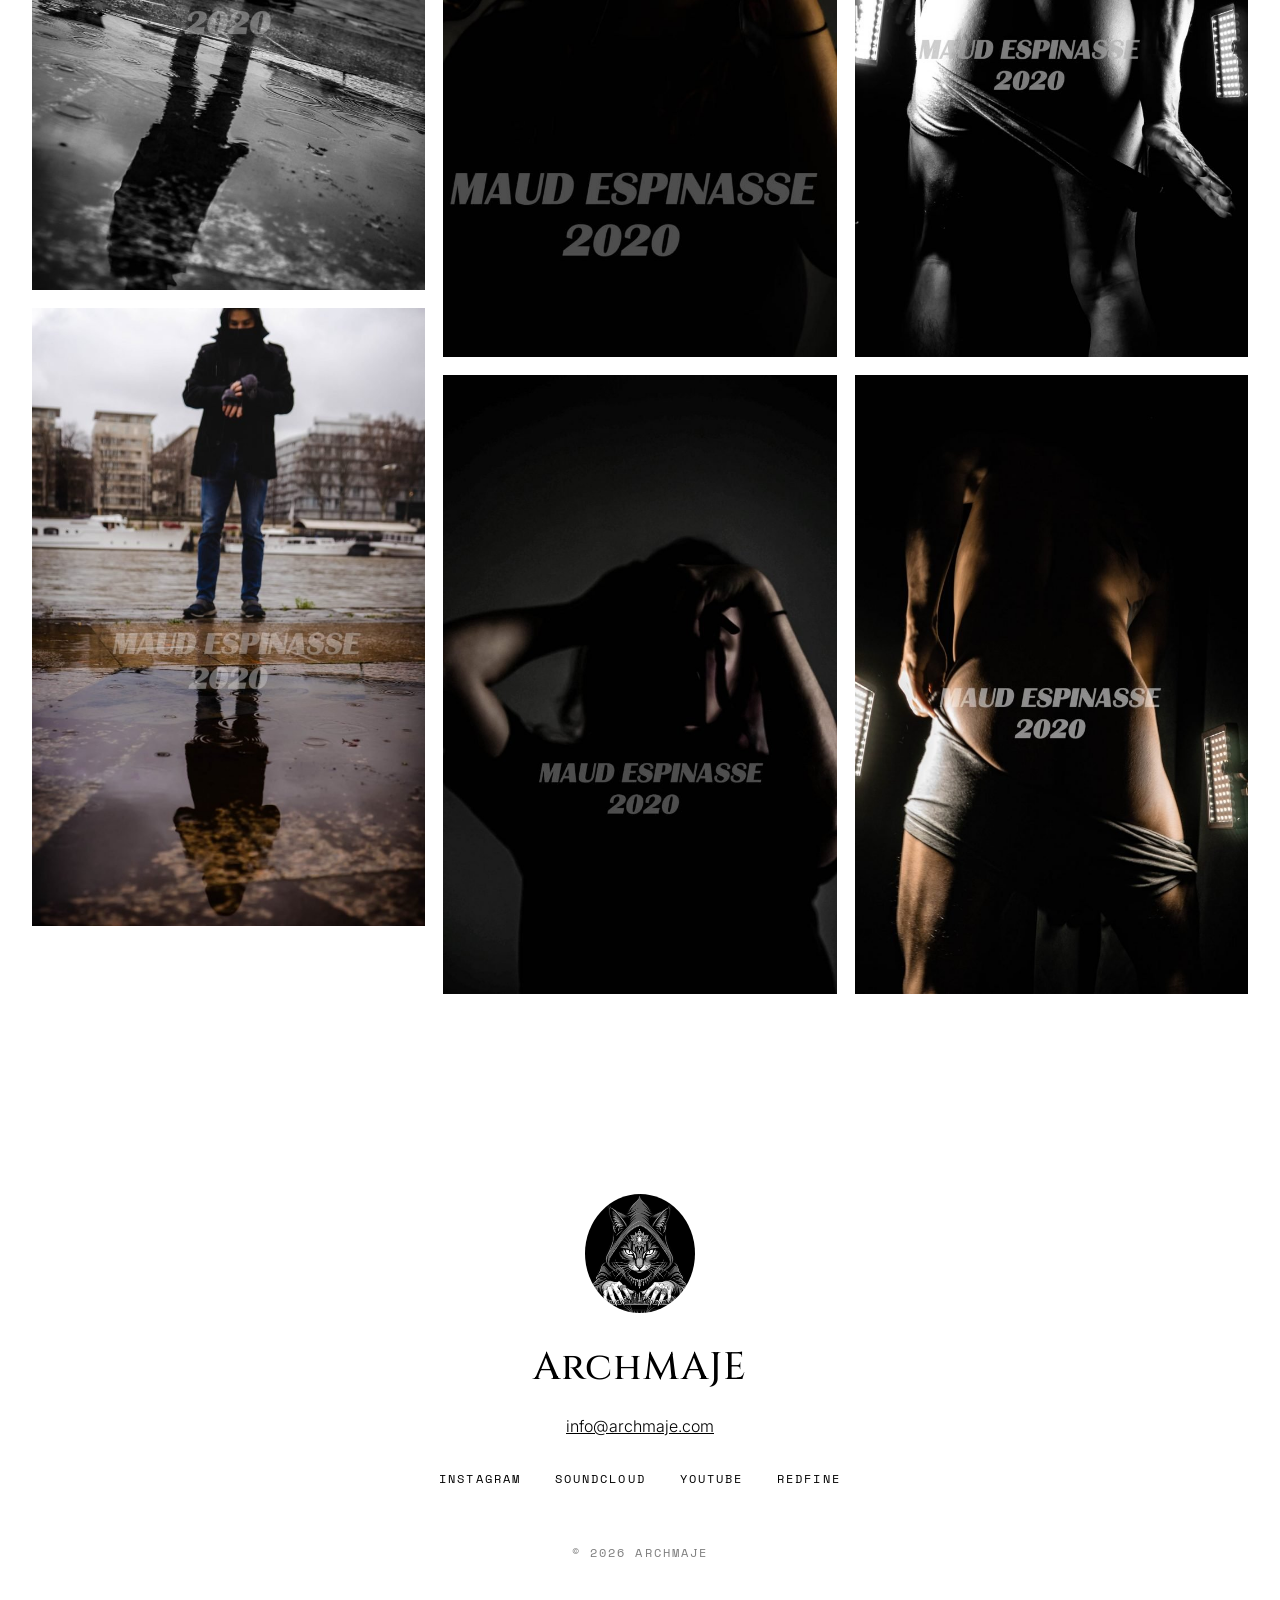
<file: makeup/index.html>
<!doctype html>
<html lang="en">
<head>
<meta charset="utf-8"><meta name="viewport" content="width=device-width,initial-scale=1">
<link rel="icon" href="/favicon.ico" sizes="16x16 32x32 48x48">
<link rel="icon" type="image/png" sizes="32x32" href="/favicon-32x32.png">
<link rel="icon" type="image/png" sizes="16x16" href="/favicon-16x16.png">
<link rel="apple-touch-icon" sizes="180x180" href="/apple-touch-icon.png">
<link rel="manifest" href="/site.webmanifest">
<title>Makeup — MAJE · ArchMAJE</title>
<link rel="stylesheet" href="../base.css">
<link rel="stylesheet" href="../site.css">
</head>
<body>
<div class="dark" style="position:relative">
 <div class="top">
  <a class="mono home" href="../">ArchMAJE</a>
  <nav class="mono"><a href="../#dj">DJ</a><a href="../#dates">Dates</a><a href="../art/">Art</a><a href="../makeup/" class="cur">Makeup</a><a href="../about/">About</a><a href="../press-kit/">Press kit</a></nav>
  <span class="lang mono"><a class="on" href="#">EN</a> · <a href="#">FR</a> · <a href="#">ES</a></span>
 </div>
 <div class="phero">
  <img class="cat" src="../assets/logo-cat-only.jpg" alt="MAJE cat logo">
  <span class="num mono">Album 2020 – 2021</span>
  <h1>Makeup</h1>
  <p class="sub">Photoshoots, short film, artistic makeup, SFX and photography.<br>To contact me: <a href="mailto:info@archmaje.com">info@archmaje.com</a></p>
 </div>
 <span class="vert mono">ARCHMAJE</span>
</div>
<div class="dark" style="padding:0 0 70px"><div class="chips mono"><a class="mono" href="#photoshoot">Photoshoot</a><a class="mono" href="#short-film">Short film</a><a class="mono" href="#artistic">Artistic makeup</a><a class="mono" href="#sfx">SFX</a><a class="mono" href="#photography">Photography</a></div></div>
<section class="igfeed light" id="instagram" data-ig-account="maudespinasse">
 <div class="wide">
  <span class="num mono">@maudespinasse</span>
  <h2>Instagram</h2>
  <div class="rule"></div>
  <div class="ig-row" data-ig-row></div>
  <p class="ig-more"><a href="https://www.instagram.com/maudespinasse/" target="_blank" rel="noopener noreferrer">Voir sur Instagram</a></p>
 </div>
</section>
<section id="photoshoot" class="light"><div class="wide">
 <span class="num mono">I — 9 images</span>
 <h2>Photoshoot</h2>
 <div class="rule"></div>
 <div class="gal"><a href="../assets/site/makeup/Victoria2Final.jpg" target="_blank"><img src="../assets/site/makeup/Victoria2Final.jpg" width="500" height="450" loading="lazy" alt="Photoshoot"></a><a href="../assets/site/makeup/Vic.jpg" target="_blank"><img src="../assets/site/makeup/Vic.jpg" width="500" height="450" loading="lazy" alt="Photoshoot"></a><a href="../assets/site/makeup/DSC0580.jpg" target="_blank"><img src="../assets/site/makeup/DSC0580.jpg" width="500" height="450" loading="lazy" alt="Photoshoot"></a><a href="../assets/site/makeup/DSC0547.jpg" target="_blank"><img src="../assets/site/makeup/DSC0547.jpg" width="500" height="450" loading="lazy" alt="Photoshoot"></a><a href="../assets/site/makeup/jon.jpg" target="_blank"><img src="../assets/site/makeup/jon.jpg" width="500" height="450" loading="lazy" alt="Photoshoot"></a><a href="../assets/site/makeup/maud-shoot.jpg" target="_blank"><img src="../assets/site/makeup/maud-shoot.jpg" width="500" height="450" loading="lazy" alt="Photoshoot"></a><a href="../assets/site/makeup/maud-shoot2.jpg" target="_blank"><img src="../assets/site/makeup/maud-shoot2.jpg" width="500" height="450" loading="lazy" alt="Photoshoot"></a><a href="../assets/site/makeup/Eva1final.1jpg.jpg" target="_blank"><img src="../assets/site/makeup/Eva1final.1jpg.jpg" width="500" height="450" loading="lazy" alt="Photoshoot"></a><a href="../assets/site/makeup/DSC3667.jpg" target="_blank"><img src="../assets/site/makeup/DSC3667.jpg" width="500" height="450" loading="lazy" alt="Photoshoot"></a></div>
</div></section>
<section id="short-film" class="dark"><div class="wide">
 <span class="num mono">II — 6 images</span>
 <h2>Short film</h2>
 <div class="rule"></div>
 <div class="gal"><a href="../assets/site/makeup/affiche-session-107jpg.jpg" target="_blank"><img src="../assets/site/makeup/affiche-session-107jpg.jpg" width="600" height="400" loading="lazy" alt="Short film"></a><a href="../assets/site/makeup/SESSION107.jpg" target="_blank"><img src="../assets/site/makeup/SESSION107.jpg" width="600" height="400" loading="lazy" alt="Short film"></a><a href="../assets/site/makeup/SHORTFILMSESSION107.jpg" target="_blank"><img src="../assets/site/makeup/SHORTFILMSESSION107.jpg" width="600" height="400" loading="lazy" alt="Short film"></a><a href="../assets/site/makeup/270037120_947463789206858_4049043595185146867_n.jpg" target="_blank"><img src="../assets/site/makeup/270037120_947463789206858_4049043595185146867_n.jpg" width="600" height="400" loading="lazy" alt="Short film"></a><a href="../assets/site/makeup/270186878_712529839645882_2562589796522607251_n.jpg" target="_blank"><img src="../assets/site/makeup/270186878_712529839645882_2562589796522607251_n.jpg" width="600" height="400" loading="lazy" alt="Short film"></a><a href="../assets/site/makeup/270265268_906214153600224_6456714475635098414_n.jpg" target="_blank"><img src="../assets/site/makeup/270265268_906214153600224_6456714475635098414_n.jpg" width="600" height="400" loading="lazy" alt="Short film"></a></div>
</div></section>
<section id="artistic" class="light"><div class="wide">
 <span class="num mono">III — 18 images</span>
 <h2>Artistic makeup</h2>
 <div class="rule"></div>
 <div class="gal"><a href="../assets/site/makeup/JONSQUELETTE.jpg" target="_blank"><img src="../assets/site/makeup/JONSQUELETTE.jpg" width="500" height="700" loading="lazy" alt="Artistic makeup"></a><a href="../assets/site/makeup/270131088_502829927733266_6301140031112647516_n.jpg" target="_blank"><img src="../assets/site/makeup/270131088_502829927733266_6301140031112647516_n.jpg" width="500" height="700" loading="lazy" alt="Artistic makeup"></a><a href="../assets/site/makeup/DSC2471.jpg" target="_blank"><img src="../assets/site/makeup/DSC2471.jpg" width="500" height="700" loading="lazy" alt="Artistic makeup"></a><a href="../assets/site/makeup/ANNICKVIKING.jpg" target="_blank"><img src="../assets/site/makeup/ANNICKVIKING.jpg" width="500" height="700" loading="lazy" alt="Artistic makeup"></a><a href="../assets/site/makeup/POPART3.jpg" target="_blank"><img src="../assets/site/makeup/POPART3.jpg" width="500" height="700" loading="lazy" alt="Artistic makeup"></a><a href="../assets/site/makeup/DARKCLOWN.jpg" target="_blank"><img src="../assets/site/makeup/DARKCLOWN.jpg" width="500" height="700" loading="lazy" alt="Artistic makeup"></a><a href="../assets/site/makeup/DEMON2.jpg" target="_blank"><img src="../assets/site/makeup/DEMON2.jpg" width="500" height="700" loading="lazy" alt="Artistic makeup"></a><a href="../assets/site/makeup/FISSURE.jpg" target="_blank"><img src="../assets/site/makeup/FISSURE.jpg" width="500" height="700" loading="lazy" alt="Artistic makeup"></a><a href="../assets/site/makeup/dollface.jpg" target="_blank"><img src="../assets/site/makeup/dollface.jpg" width="500" height="700" loading="lazy" alt="Artistic makeup"></a><a href="../assets/site/makeup/edouardscissorshands.jpg" target="_blank"><img src="../assets/site/makeup/edouardscissorshands.jpg" width="500" height="700" loading="lazy" alt="Artistic makeup"></a><a href="../assets/site/makeup/MIMECOLOR.jpg" target="_blank"><img src="../assets/site/makeup/MIMECOLOR.jpg" width="500" height="700" loading="lazy" alt="Artistic makeup"></a><a href="../assets/site/makeup/HALLOWEEN.jpg" target="_blank"><img src="../assets/site/makeup/HALLOWEEN.jpg" width="500" height="700" loading="lazy" alt="Artistic makeup"></a><a href="../assets/site/makeup/WITCHCOLOR.jpg" target="_blank"><img src="../assets/site/makeup/WITCHCOLOR.jpg" width="500" height="700" loading="lazy" alt="Artistic makeup"></a><a href="../assets/site/makeup/DRAG1.jpg" target="_blank"><img src="../assets/site/makeup/DRAG1.jpg" width="500" height="700" loading="lazy" alt="Artistic makeup"></a><a href="../assets/site/makeup/samourai-2.jpg" target="_blank"><img src="../assets/site/makeup/samourai-2.jpg" width="500" height="700" loading="lazy" alt="Artistic makeup"></a><a href="../assets/site/makeup/POPART.jpg" target="_blank"><img src="../assets/site/makeup/POPART.jpg" width="500" height="700" loading="lazy" alt="Artistic makeup"></a><a href="../assets/site/makeup/gontran.jpg" target="_blank"><img src="../assets/site/makeup/gontran.jpg" width="500" height="700" loading="lazy" alt="Artistic makeup"></a><a href="../assets/site/makeup/alien.jpg" target="_blank"><img src="../assets/site/makeup/alien.jpg" width="500" height="700" loading="lazy" alt="Artistic makeup"></a></div>
</div></section>
<section id="sfx" class="dark"><div class="wide">
 <span class="num mono">IV — 7 images</span>
 <h2>SFX</h2>
 <div class="rule"></div>
 <div class="gal"><a href="../assets/site/makeup/245505739_4590519371030627_3806416815491413741_n.jpg" target="_blank"><img src="../assets/site/makeup/245505739_4590519371030627_3806416815491413741_n.jpg" width="600" height="700" loading="lazy" alt="SFX"></a><a href="../assets/site/makeup/270154371_302480568338495_6022992567008541929_n.jpg" target="_blank"><img src="../assets/site/makeup/270154371_302480568338495_6022992567008541929_n.jpg" width="600" height="700" loading="lazy" alt="SFX"></a><a href="../assets/site/makeup/SFXARM2.jpg" target="_blank"><img src="../assets/site/makeup/SFXARM2.jpg" width="600" height="700" loading="lazy" alt="SFX"></a><a href="../assets/site/makeup/ANDRES-ZOMBIE.jpg" target="_blank"><img src="../assets/site/makeup/ANDRES-ZOMBIE.jpg" width="600" height="700" loading="lazy" alt="SFX"></a><a href="../assets/site/makeup/JULIEN-ZOMBIE.jpg" target="_blank"><img src="../assets/site/makeup/JULIEN-ZOMBIE.jpg" width="600" height="700" loading="lazy" alt="SFX"></a><a href="../assets/site/makeup/CHRIS-ZOMBIE.jpg" target="_blank"><img src="../assets/site/makeup/CHRIS-ZOMBIE.jpg" width="600" height="700" loading="lazy" alt="SFX"></a><a href="../assets/site/makeup/MAUD-SURVIVOR.jpg" target="_blank"><img src="../assets/site/makeup/MAUD-SURVIVOR.jpg" width="600" height="700" loading="lazy" alt="SFX"></a></div>
</div></section>
<section id="photography" class="light"><div class="wide">
 <span class="num mono">V — 18 images</span>
 <h2>Photography</h2>
 <div class="rule"></div>
 <div class="gal"><a href="../assets/site/makeup/ANNICK2.jpg" target="_blank"><img src="../assets/site/makeup/ANNICK2.jpg" width="700" height="1100" loading="lazy" alt="Photography"></a><a href="../assets/site/makeup/ANNICKVIKING.jpg" target="_blank"><img src="../assets/site/makeup/ANNICKVIKING.jpg" width="500" height="700" loading="lazy" alt="Photography"></a><a href="../assets/site/makeup/EYES1.jpg" target="_blank"><img src="../assets/site/makeup/EYES1.jpg" width="700" height="1100" loading="lazy" alt="Photography"></a><a href="../assets/site/makeup/EYES2.jpg" target="_blank"><img src="../assets/site/makeup/EYES2.jpg" width="700" height="1100" loading="lazy" alt="Photography"></a><a href="../assets/site/makeup/GAMEREFLECTION.jpg" target="_blank"><img src="../assets/site/makeup/GAMEREFLECTION.jpg" width="700" height="1100" loading="lazy" alt="Photography"></a><a href="../assets/site/makeup/REFLECTION.jpg" target="_blank"><img src="../assets/site/makeup/REFLECTION.jpg" width="700" height="1100" loading="lazy" alt="Photography"></a><a href="../assets/site/makeup/MACABREMUA.jpg" target="_blank"><img src="../assets/site/makeup/MACABREMUA.jpg" width="700" height="1100" loading="lazy" alt="Photography"></a><a href="../assets/site/makeup/PORTRAIT-JON1.jpg" target="_blank"><img src="../assets/site/makeup/PORTRAIT-JON1.jpg" width="700" height="1100" loading="lazy" alt="Photography"></a><a href="../assets/site/makeup/PORTRAIT-JON2.jpg" target="_blank"><img src="../assets/site/makeup/PORTRAIT-JON2.jpg" width="700" height="1100" loading="lazy" alt="Photography"></a><a href="../assets/site/makeup/OUT2.jpg" target="_blank"><img src="../assets/site/makeup/OUT2.jpg" width="700" height="1100" loading="lazy" alt="Photography"></a><a href="../assets/site/makeup/BEHINDTHECAMERA3.jpg" target="_blank"><img src="../assets/site/makeup/BEHINDTHECAMERA3.jpg" width="700" height="1100" loading="lazy" alt="Photography"></a><a href="../assets/site/makeup/BEHINDTHECAMERA1.jpg" target="_blank"><img src="../assets/site/makeup/BEHINDTHECAMERA1.jpg" width="700" height="1100" loading="lazy" alt="Photography"></a><a href="../assets/site/makeup/JOLI1.jpg" target="_blank"><img src="../assets/site/makeup/JOLI1.jpg" width="700" height="1100" loading="lazy" alt="Photography"></a><a href="../assets/site/makeup/JOLI2.jpg" target="_blank"><img src="../assets/site/makeup/JOLI2.jpg" width="700" height="1100" loading="lazy" alt="Photography"></a><a href="../assets/site/makeup/ONSTAGE1.jpg" target="_blank"><img src="../assets/site/makeup/ONSTAGE1.jpg" width="700" height="1100" loading="lazy" alt="Photography"></a><a href="../assets/site/makeup/ONSTAGE3.jpg" target="_blank"><img src="../assets/site/makeup/ONSTAGE3.jpg" width="700" height="1100" loading="lazy" alt="Photography"></a><a href="../assets/site/makeup/JOLI3.jpg" target="_blank"><img src="../assets/site/makeup/JOLI3.jpg" width="700" height="1100" loading="lazy" alt="Photography"></a><a href="../assets/site/makeup/JOLI4.jpg" target="_blank"><img src="../assets/site/makeup/JOLI4.jpg" width="700" height="1100" loading="lazy" alt="Photography"></a></div>
</div></section>
<footer class="light">
 <img class="catmini" src="../assets/logo-cat-only.jpg" alt="">
 <p style="font-family:var(--fd);letter-spacing:.03em;font-weight:500;font-size:2.4rem;margin:0">ArchMAJE</p>
 <p><a href="mailto:info@archmaje.com">info@archmaje.com</a></p>
 <div class="soc mono"><a href="https://www.instagram.com/archmaje/">Instagram</a><a href="https://soundcloud.com/maud-espinasse">SoundCloud</a><a href="https://www.youtube.com/@archmaje">YouTube</a><a href="https://archmaje.com/redfine/">Redfine</a></div>
 <p class="mono" style="opacity:.5">© 2026 ArchMAJE</p>
</footer>
<script src="/assets/instagram.js"></script>
</body></html>
</file>
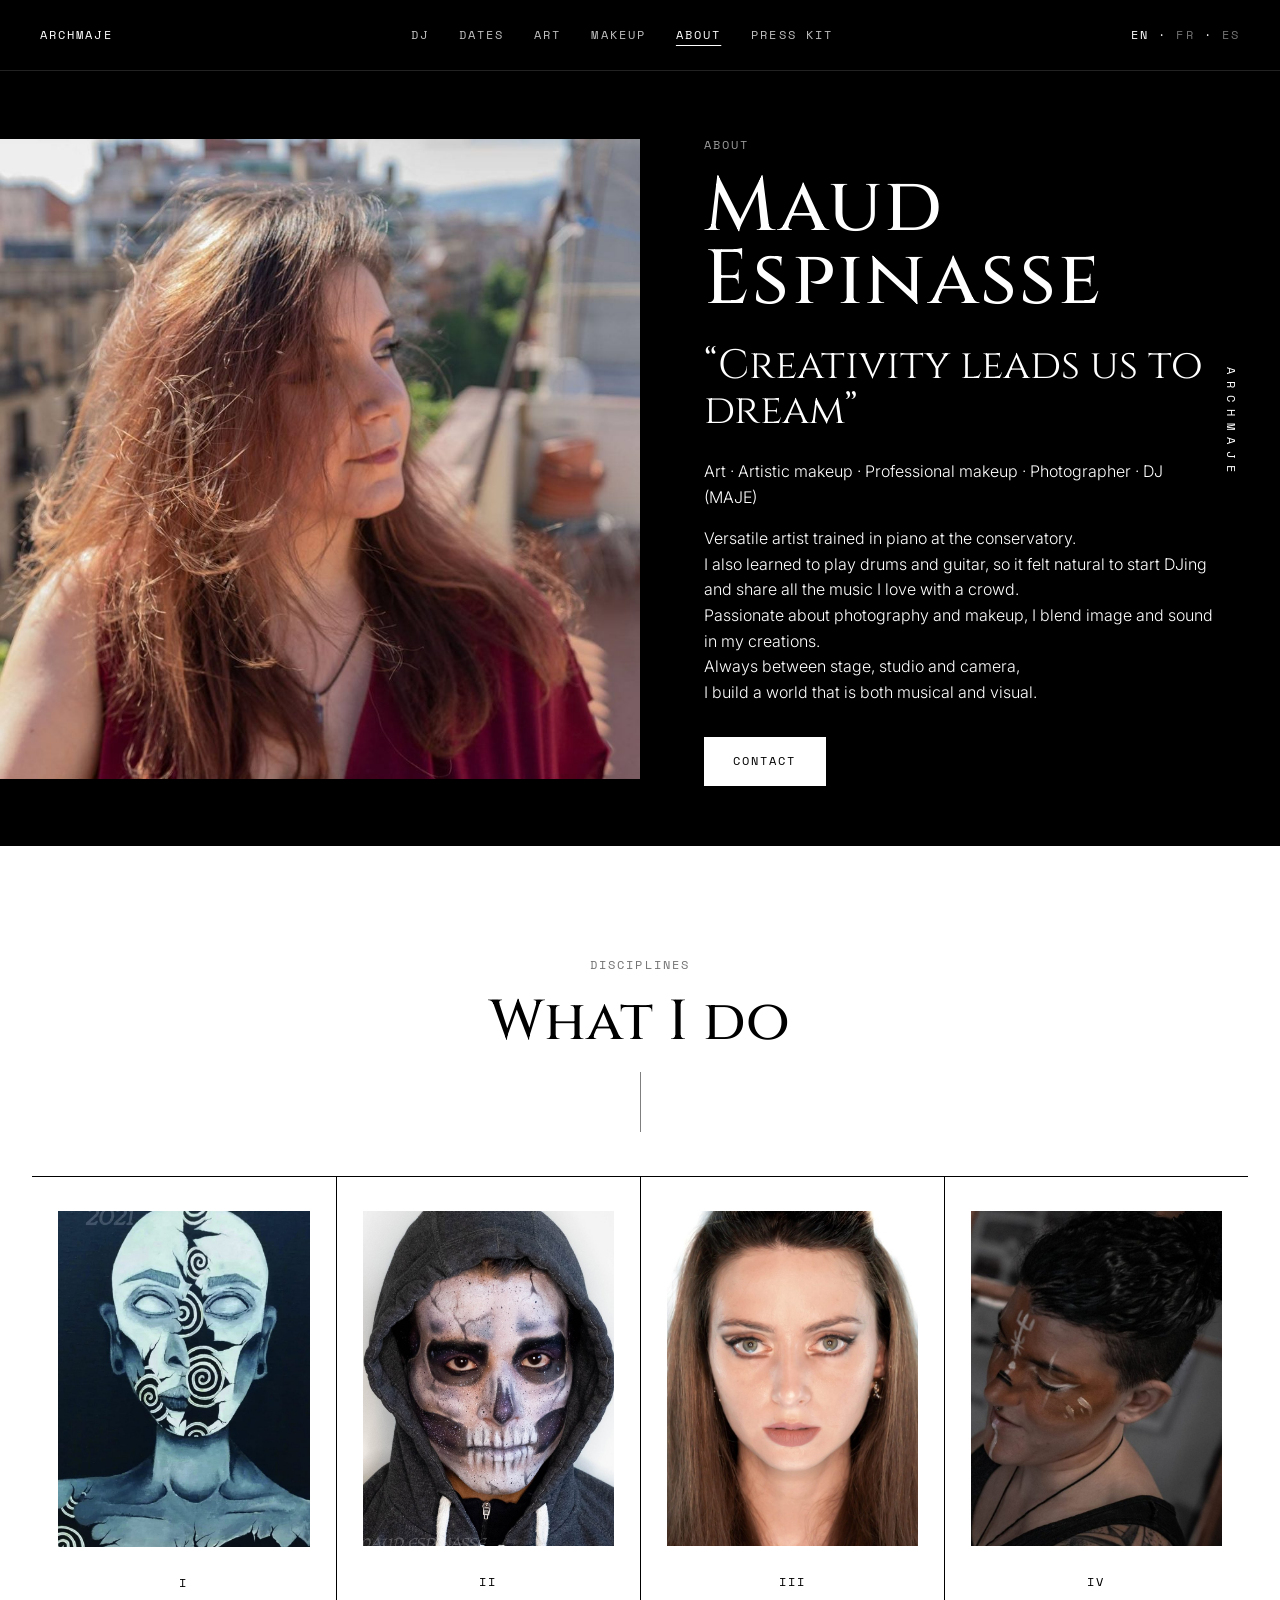
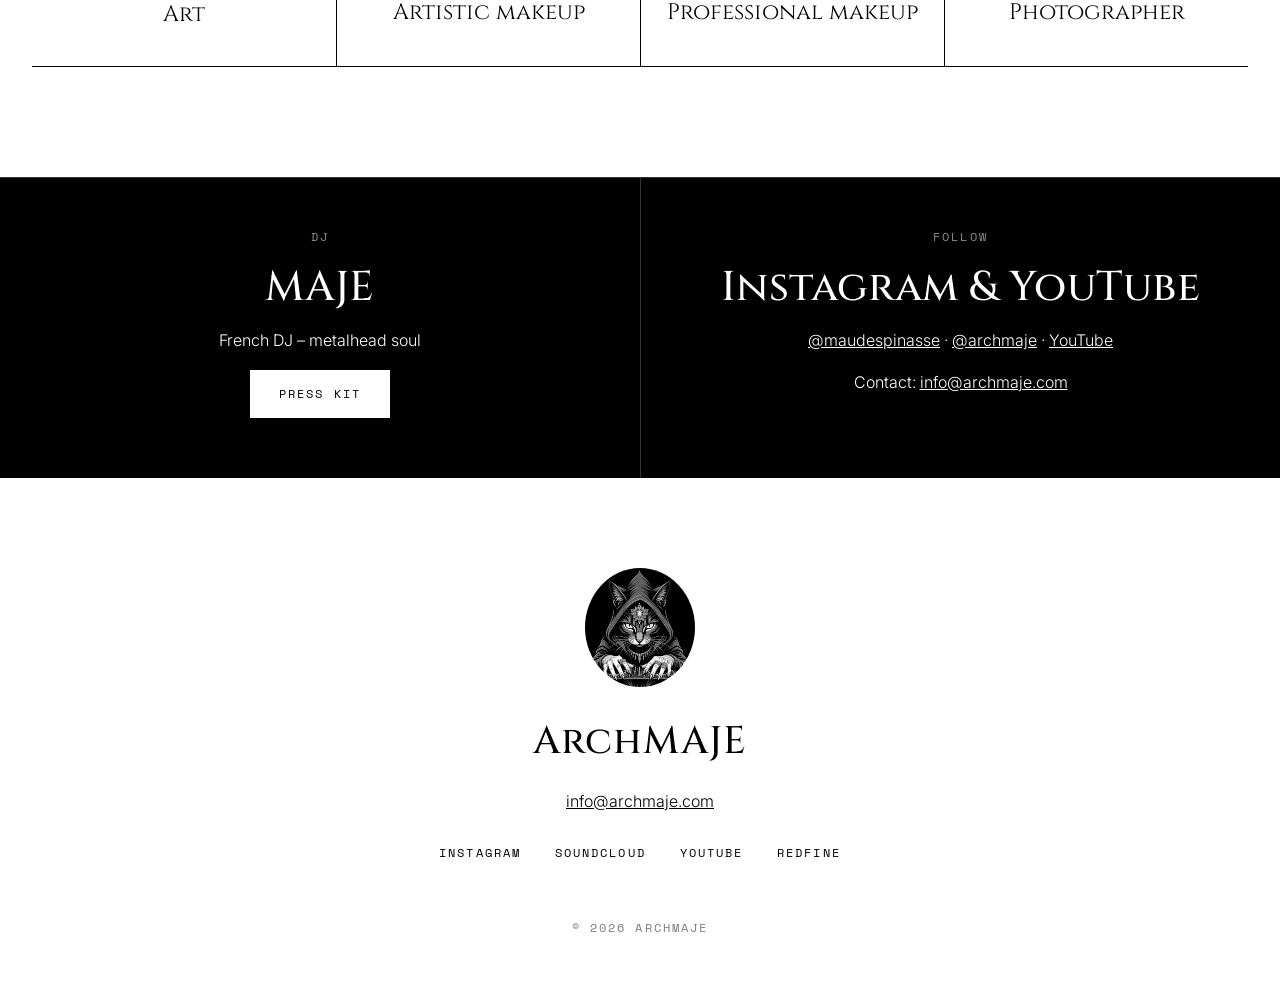
<file: me/index.html>
<!doctype html>
<html lang="en">
<head>
<meta charset="utf-8">
<meta name="viewport" content="width=device-width,initial-scale=1">
<link rel="icon" href="/favicon.ico" sizes="16x16 32x32 48x48">
<link rel="icon" type="image/png" sizes="32x32" href="/favicon-32x32.png">
<link rel="icon" type="image/png" sizes="16x16" href="/favicon-16x16.png">
<link rel="apple-touch-icon" sizes="180x180" href="/apple-touch-icon.png">
<link rel="manifest" href="/site.webmanifest">
<meta name="robots" content="noindex">
<meta http-equiv="refresh" content="0;url=/about/">
<link rel="canonical" href="https://archmaje.com/about/">
<title>Redirecting to About</title>
<script>location.replace('/about/');</script>
</head>
<body>
<p>This page has moved to <a href="/about/">About</a>.</p>
</body>
</html>
</file>
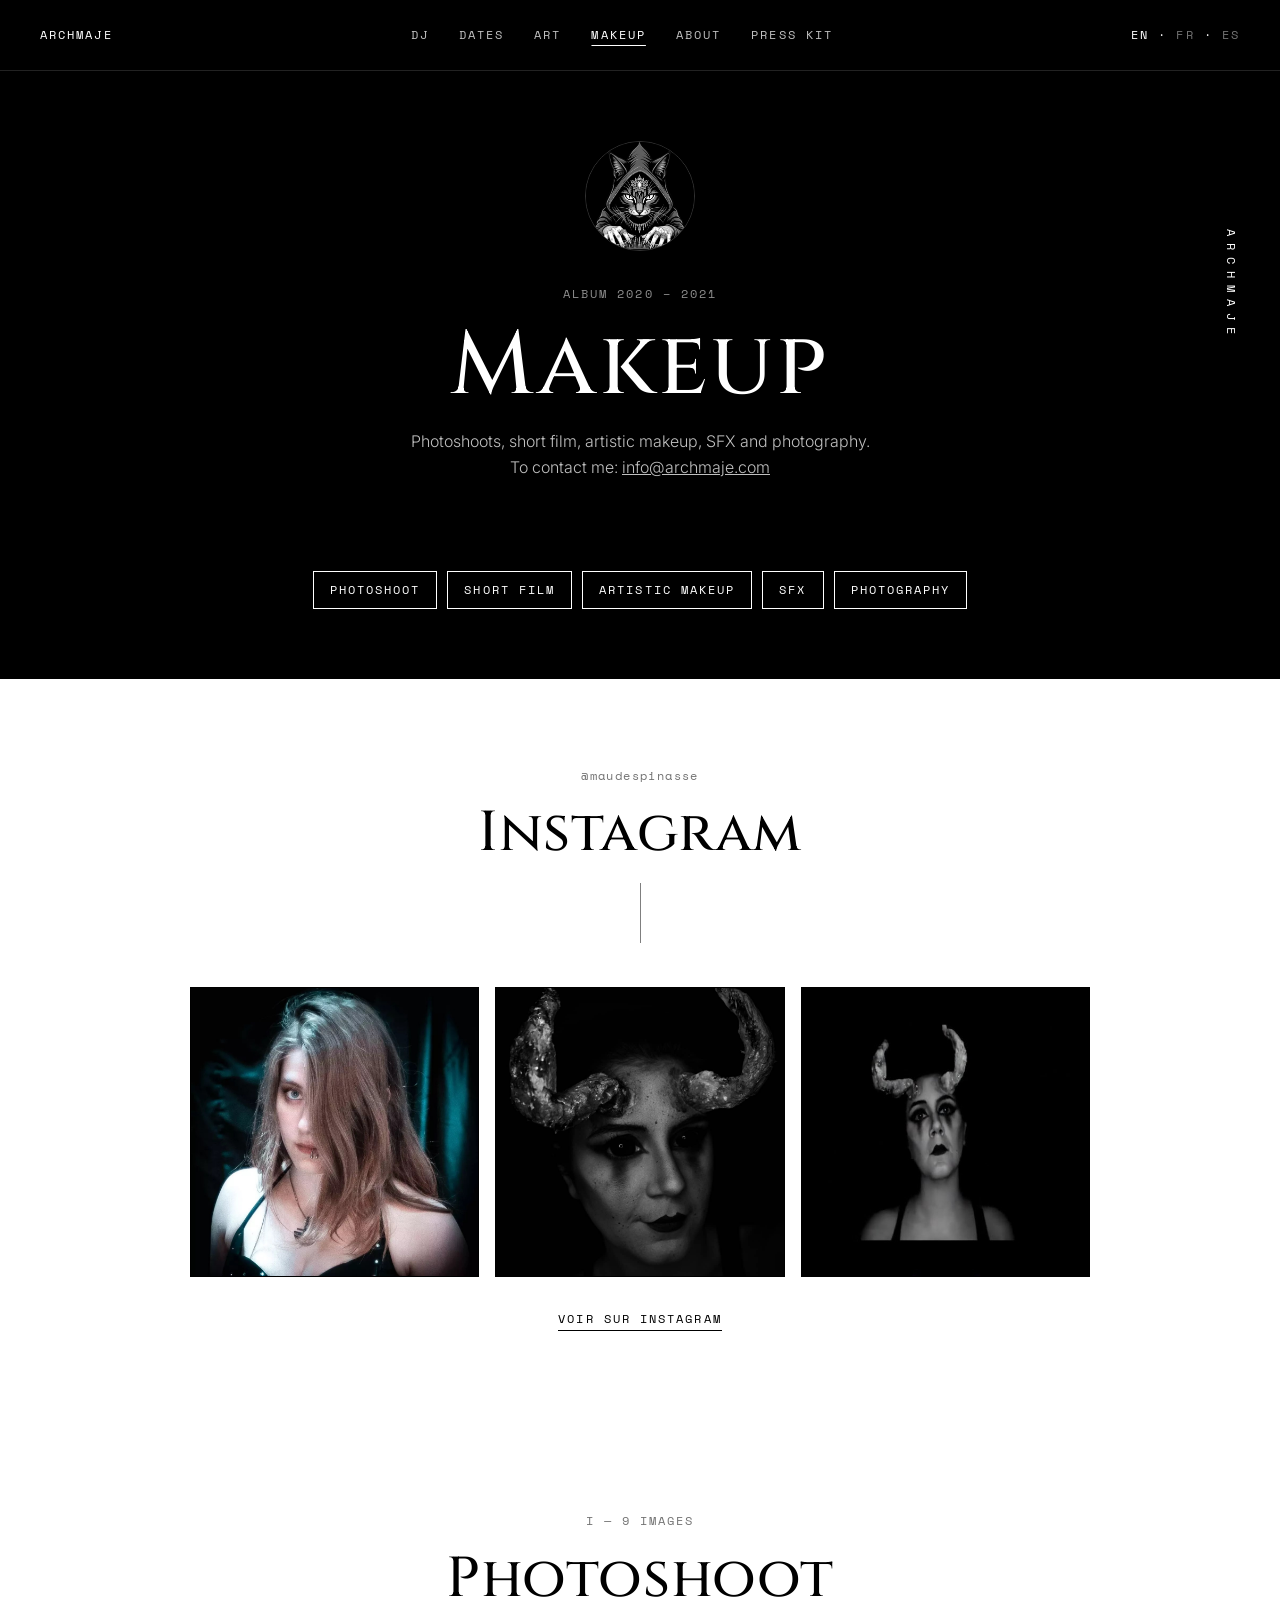
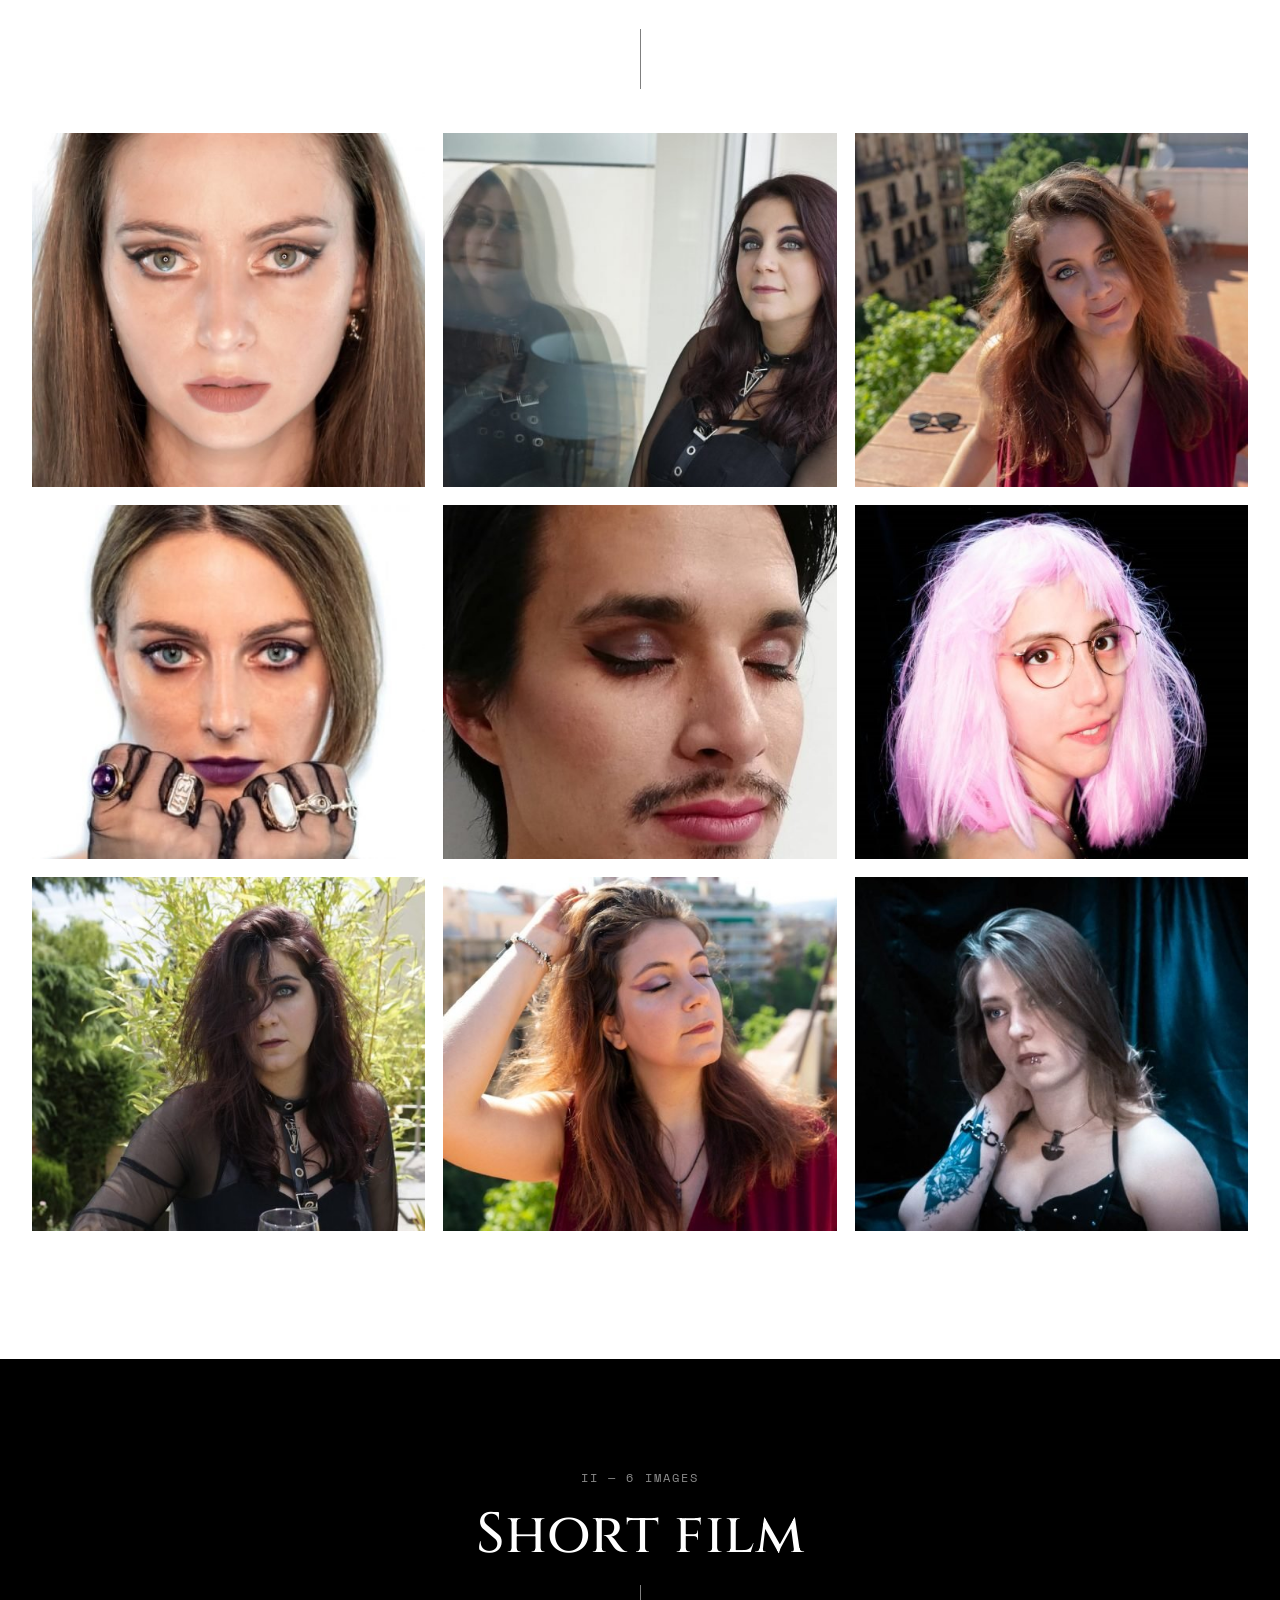
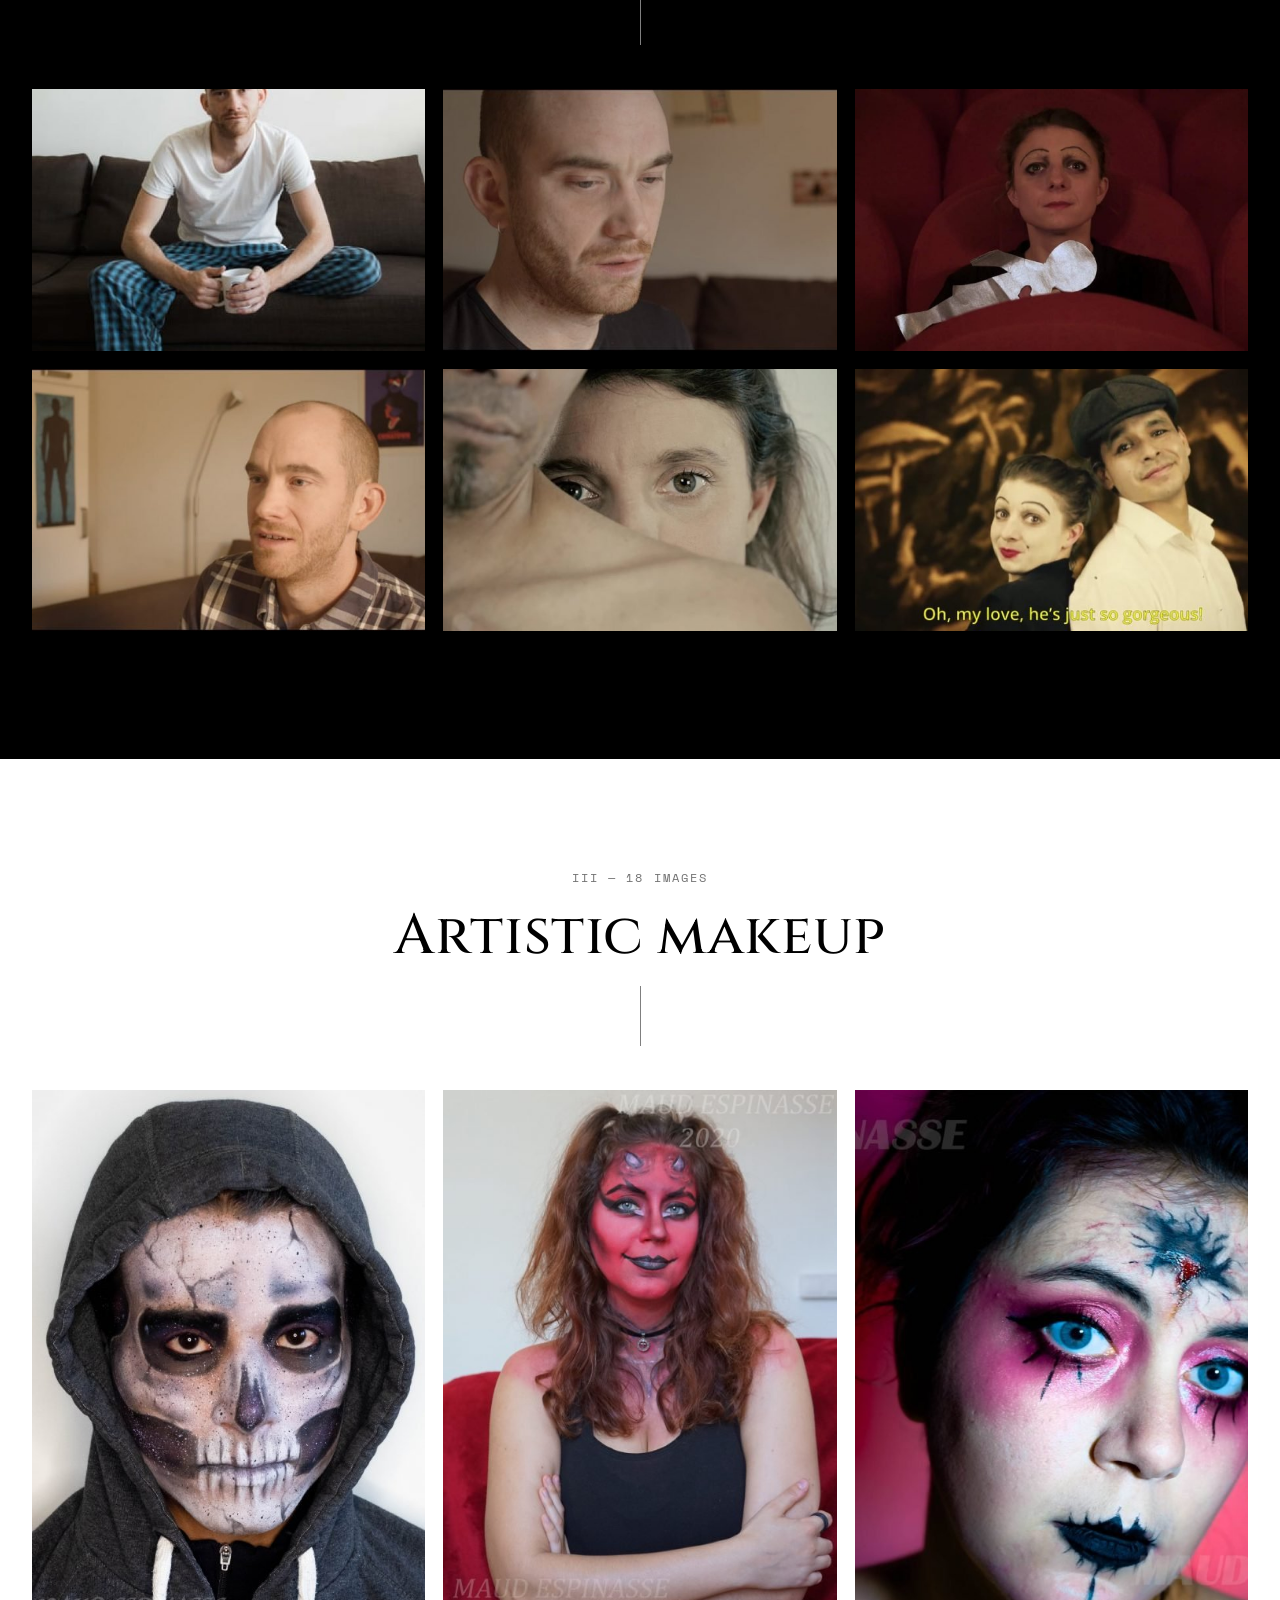
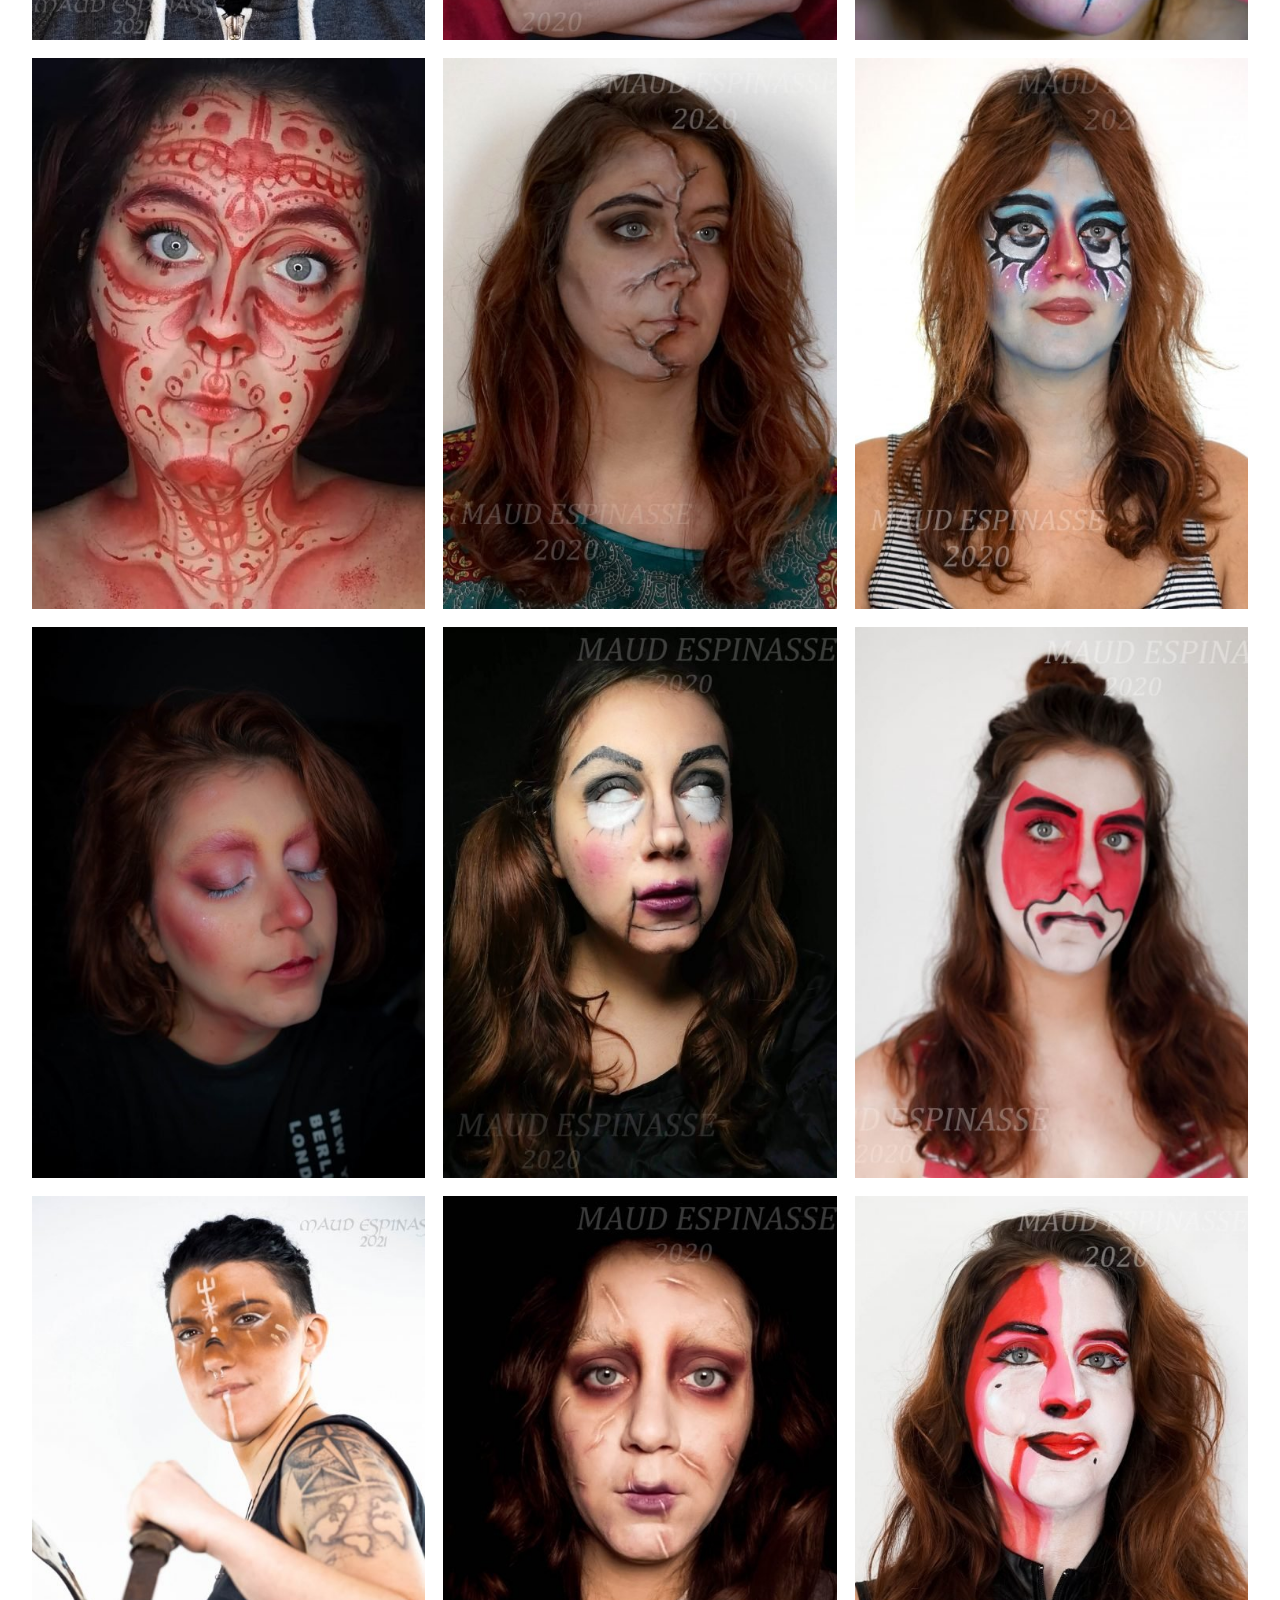
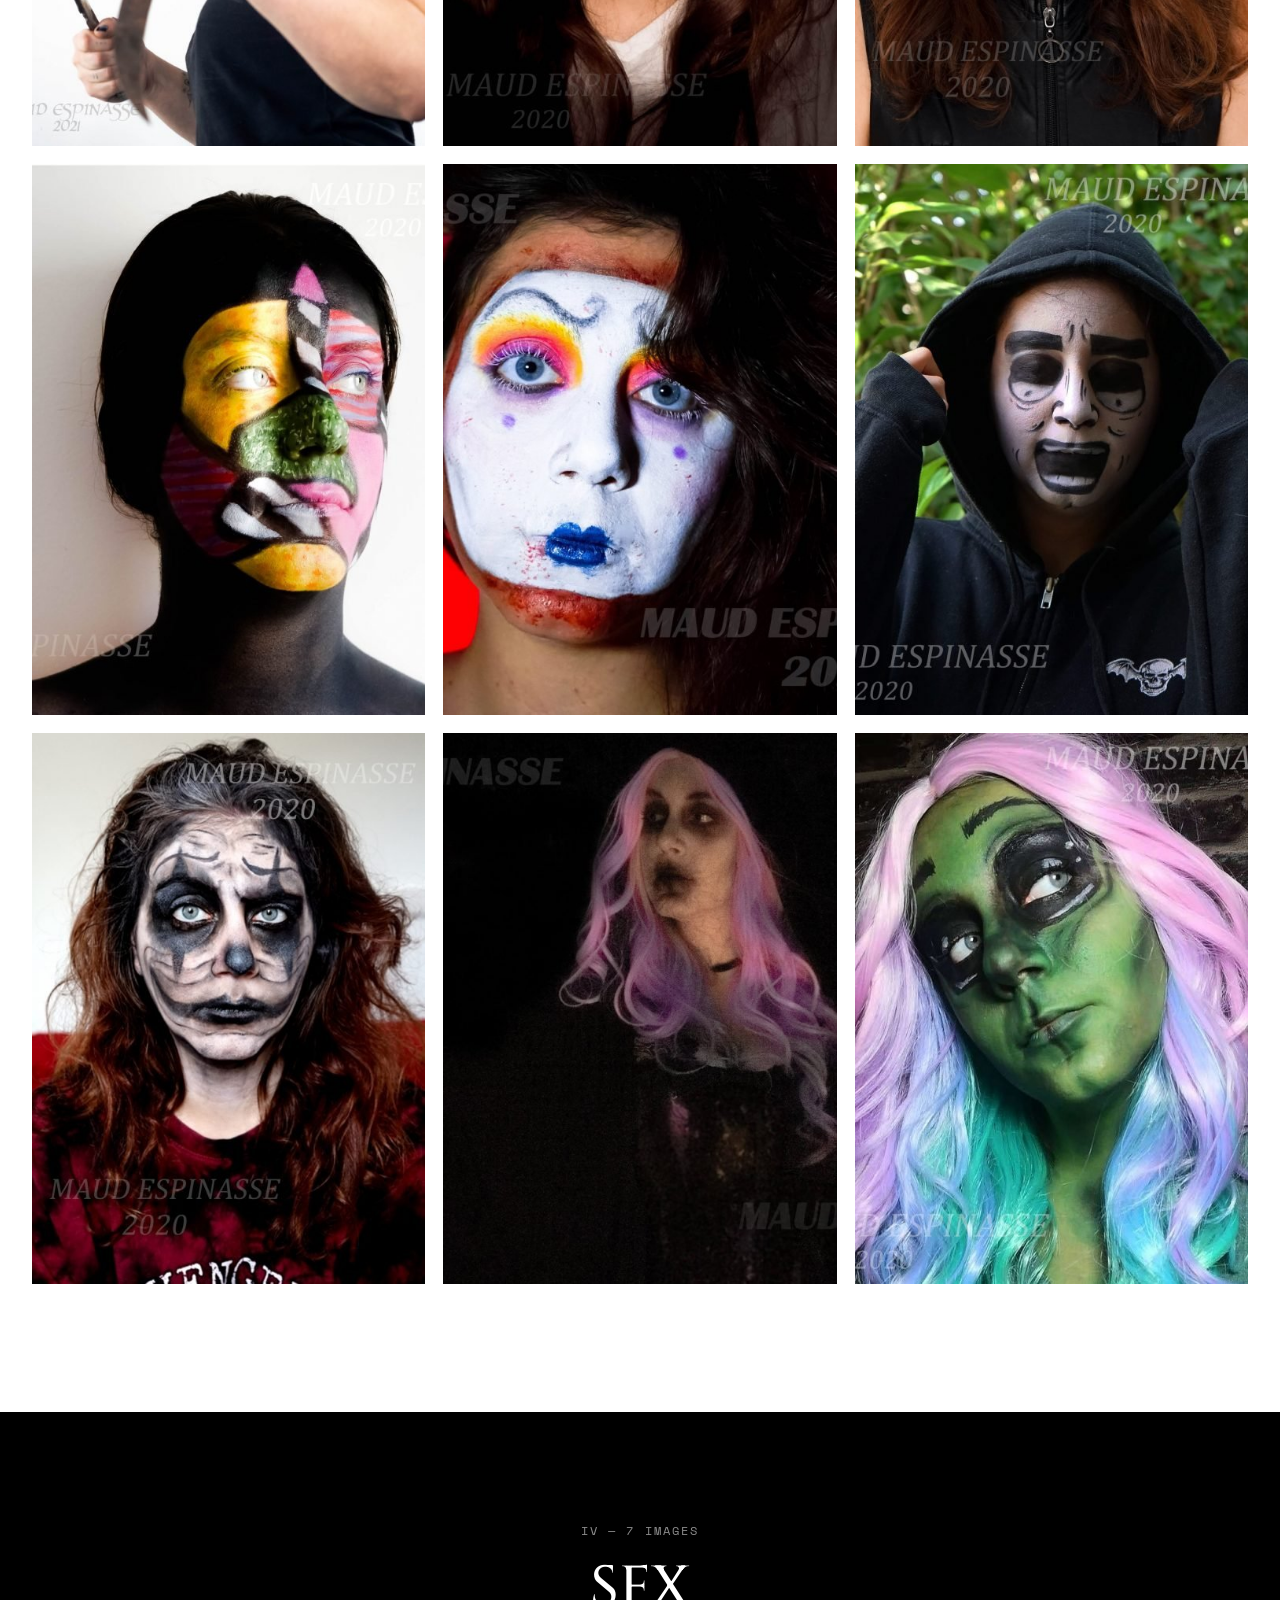
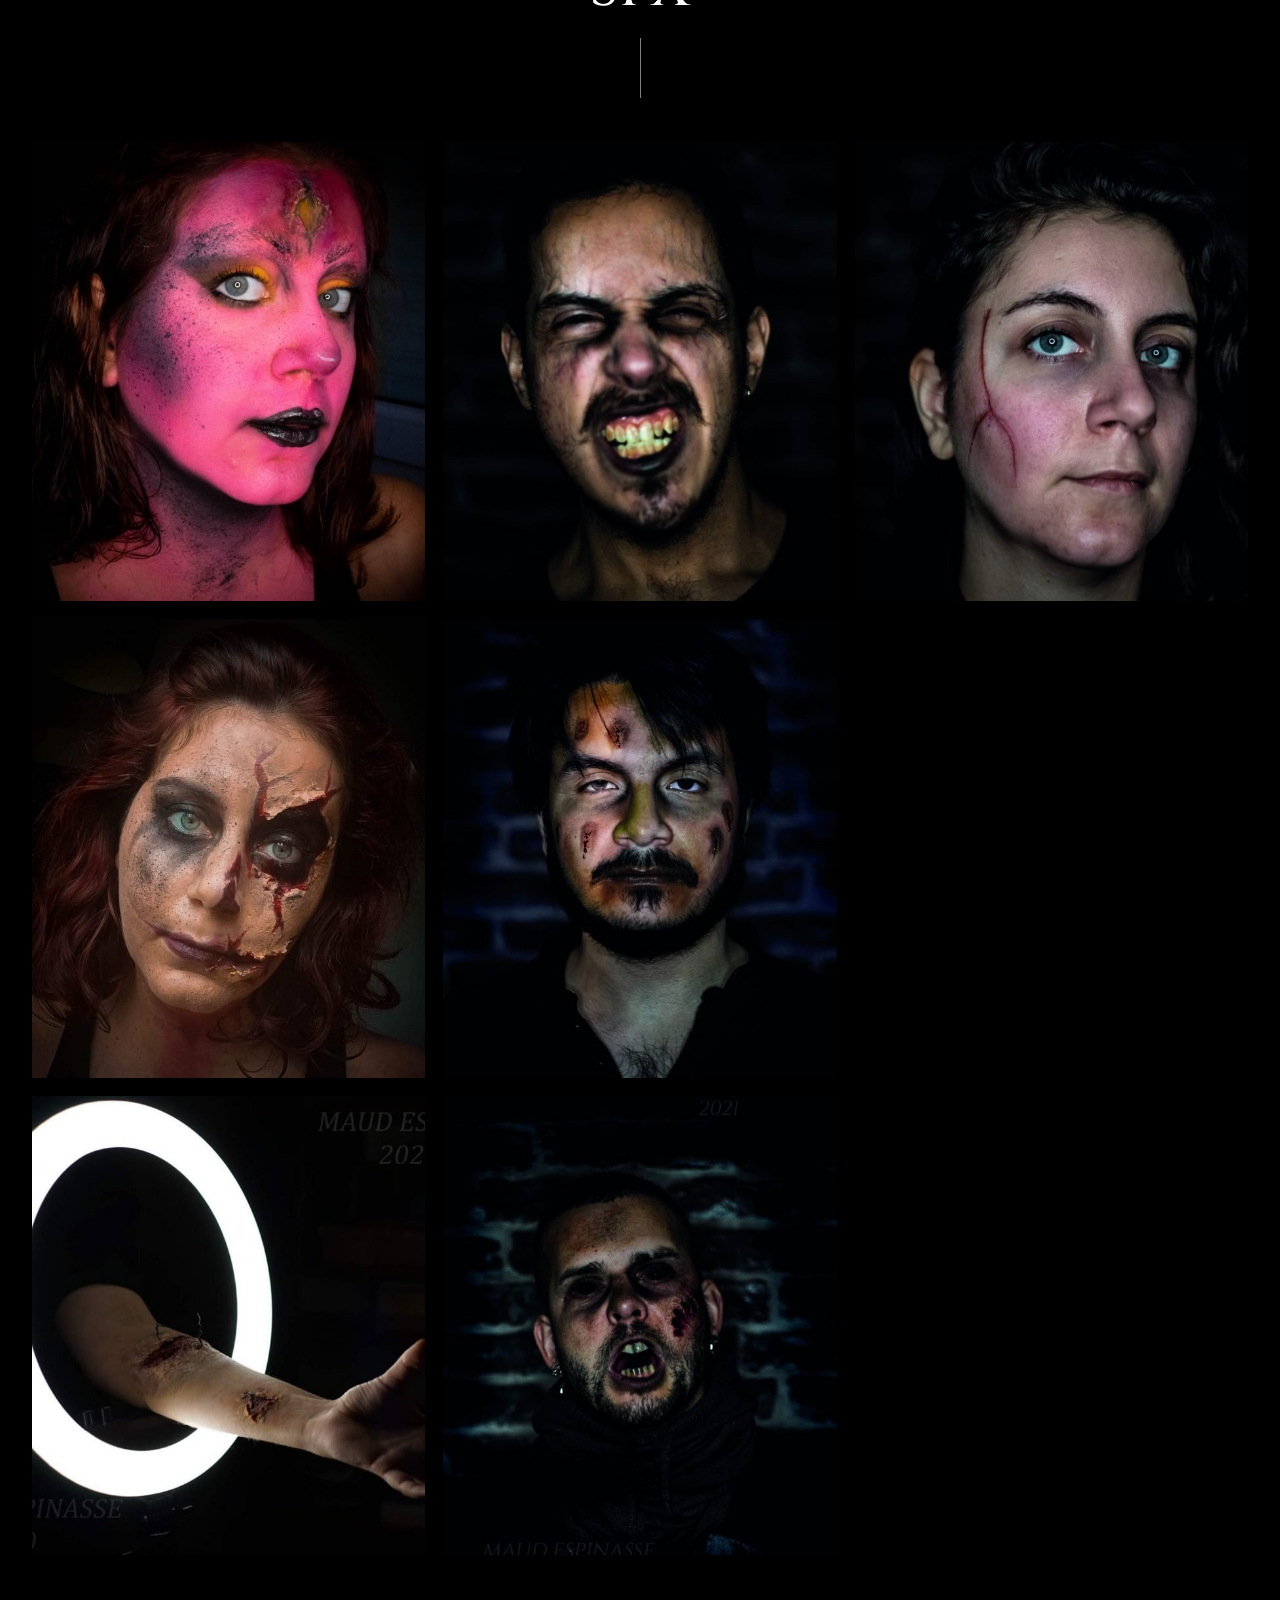
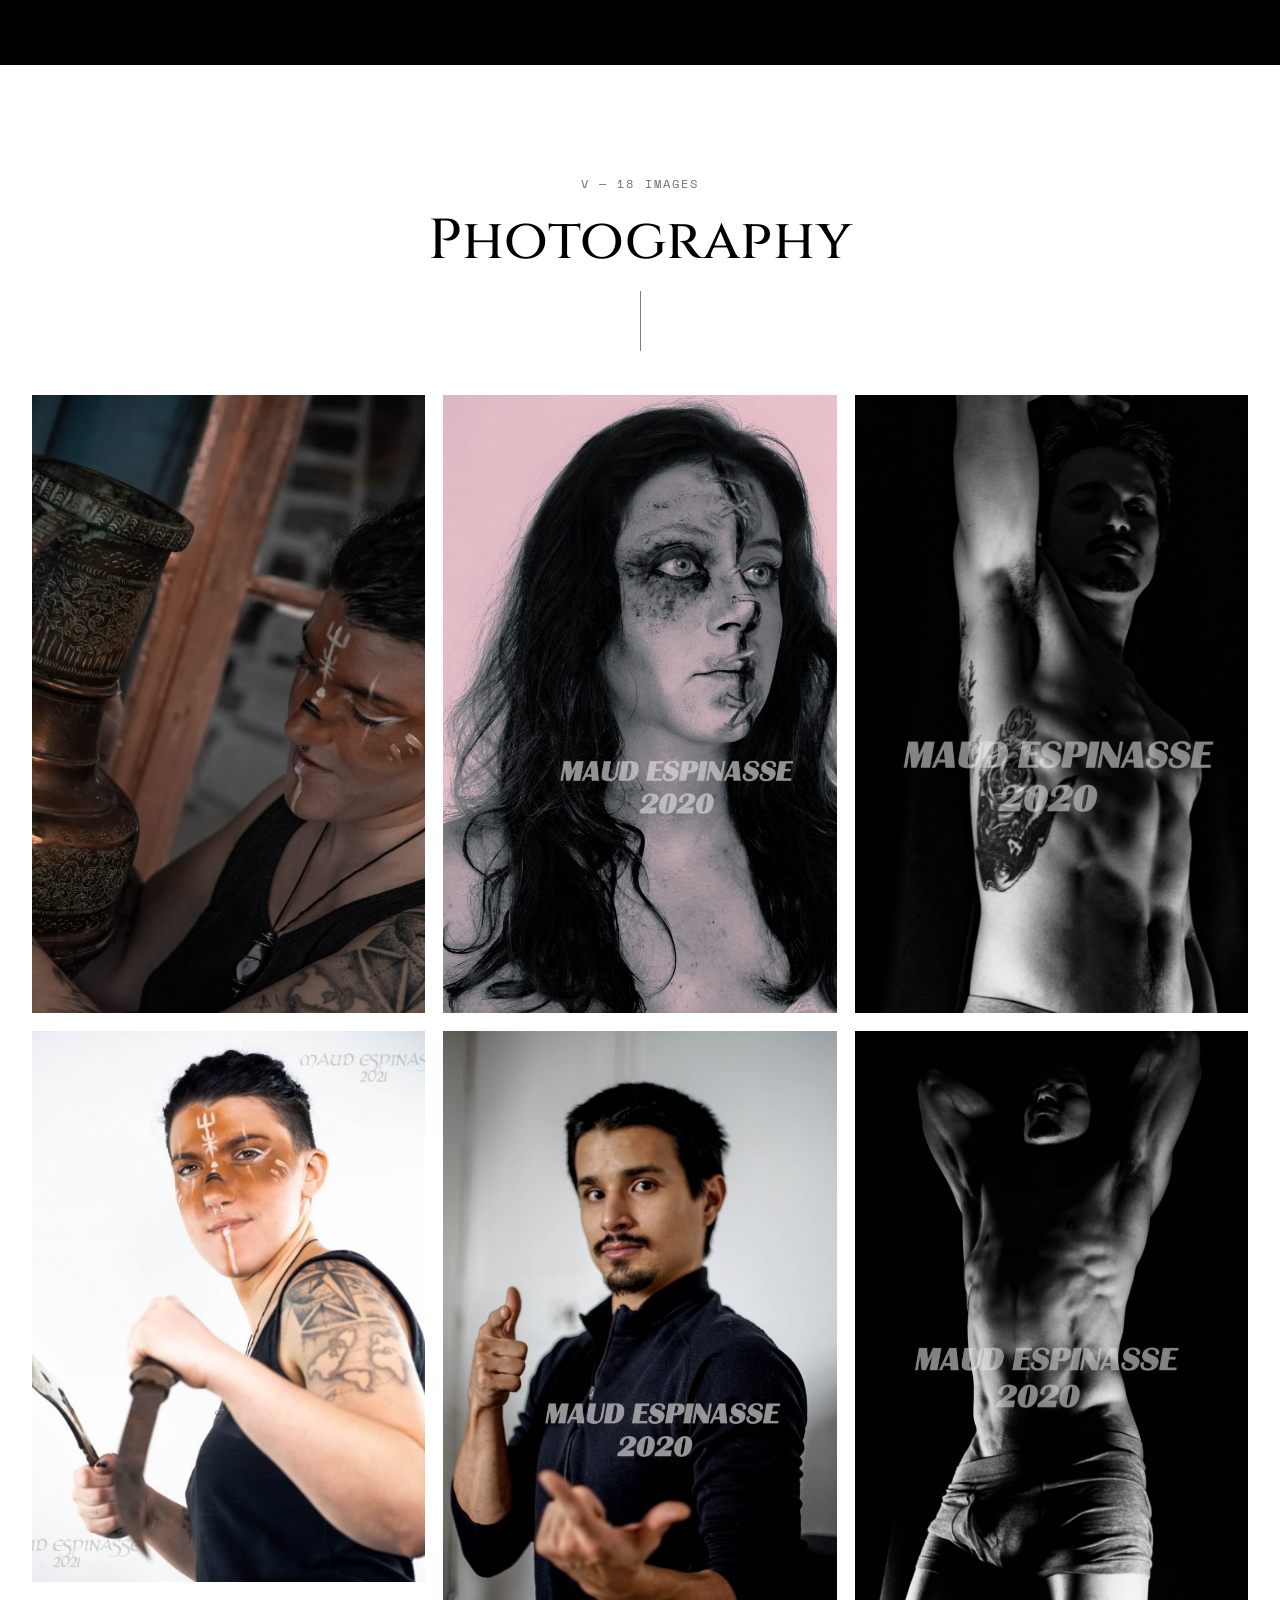
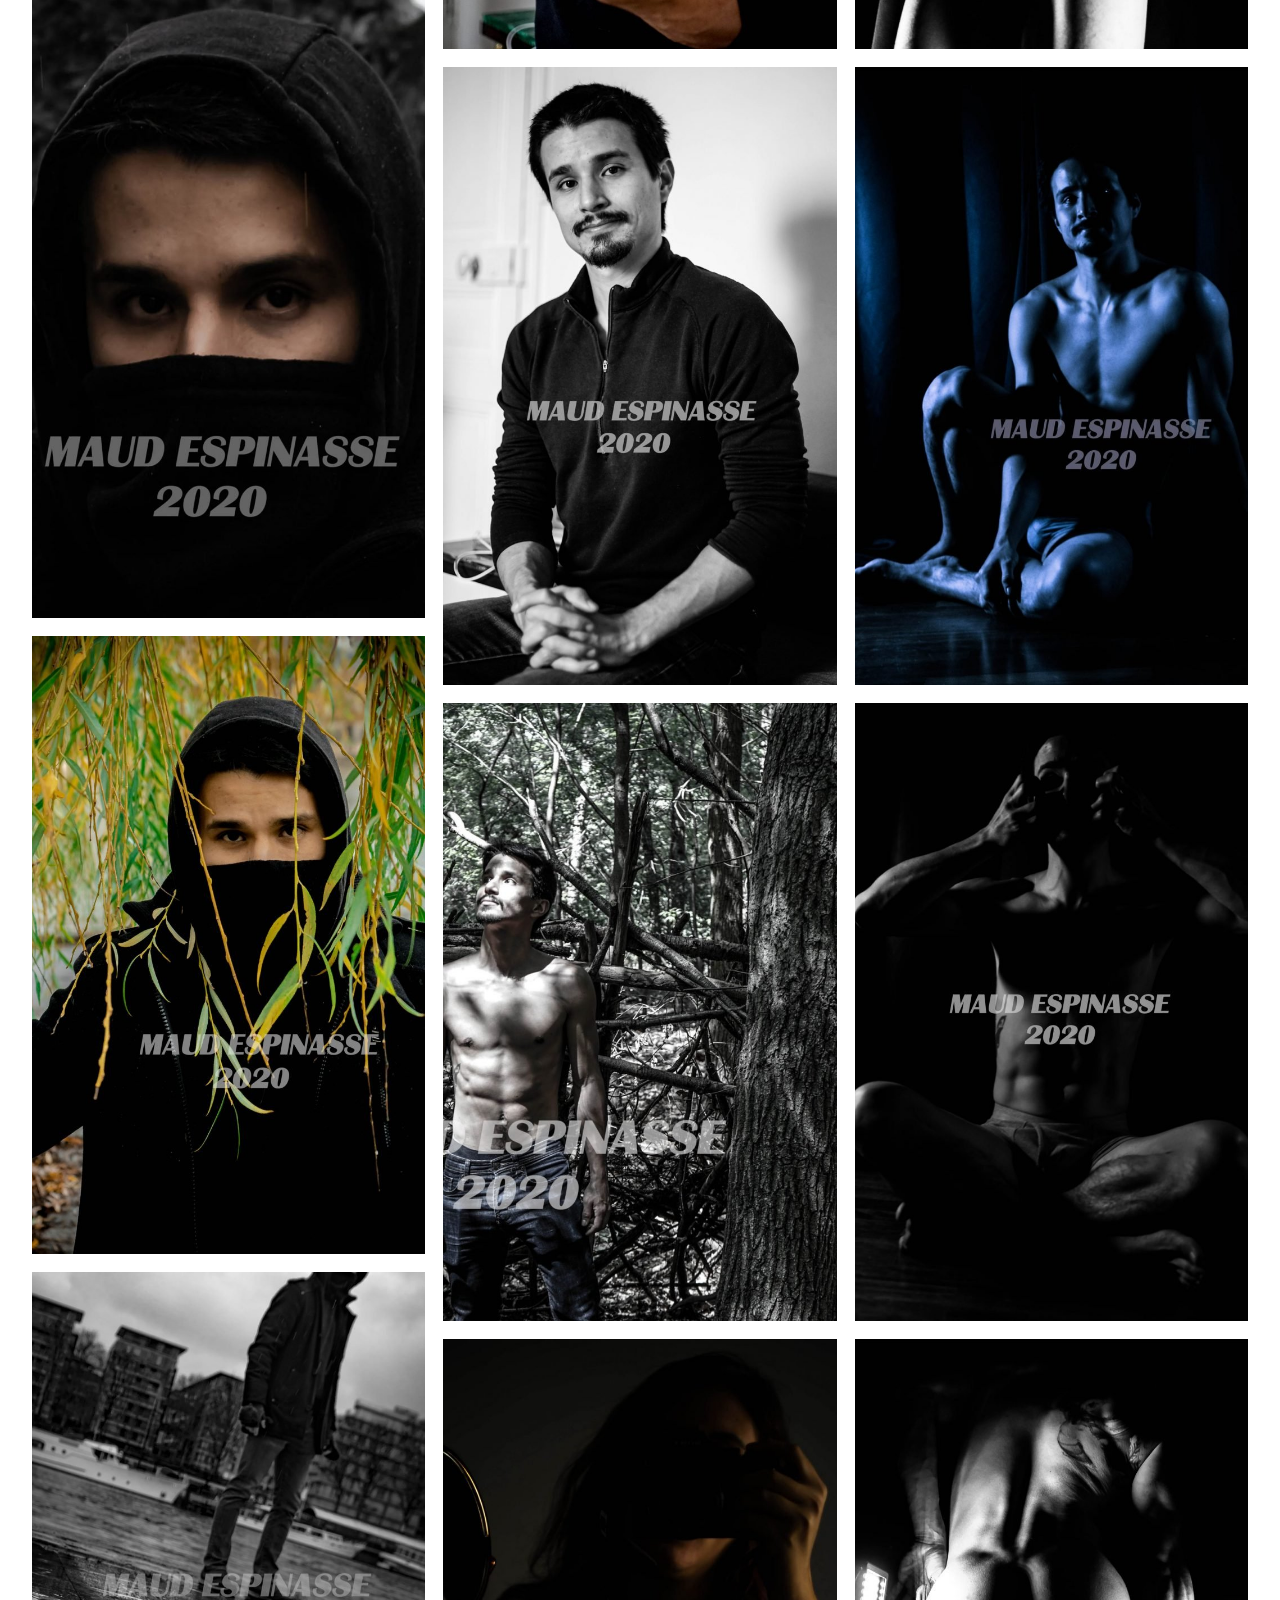
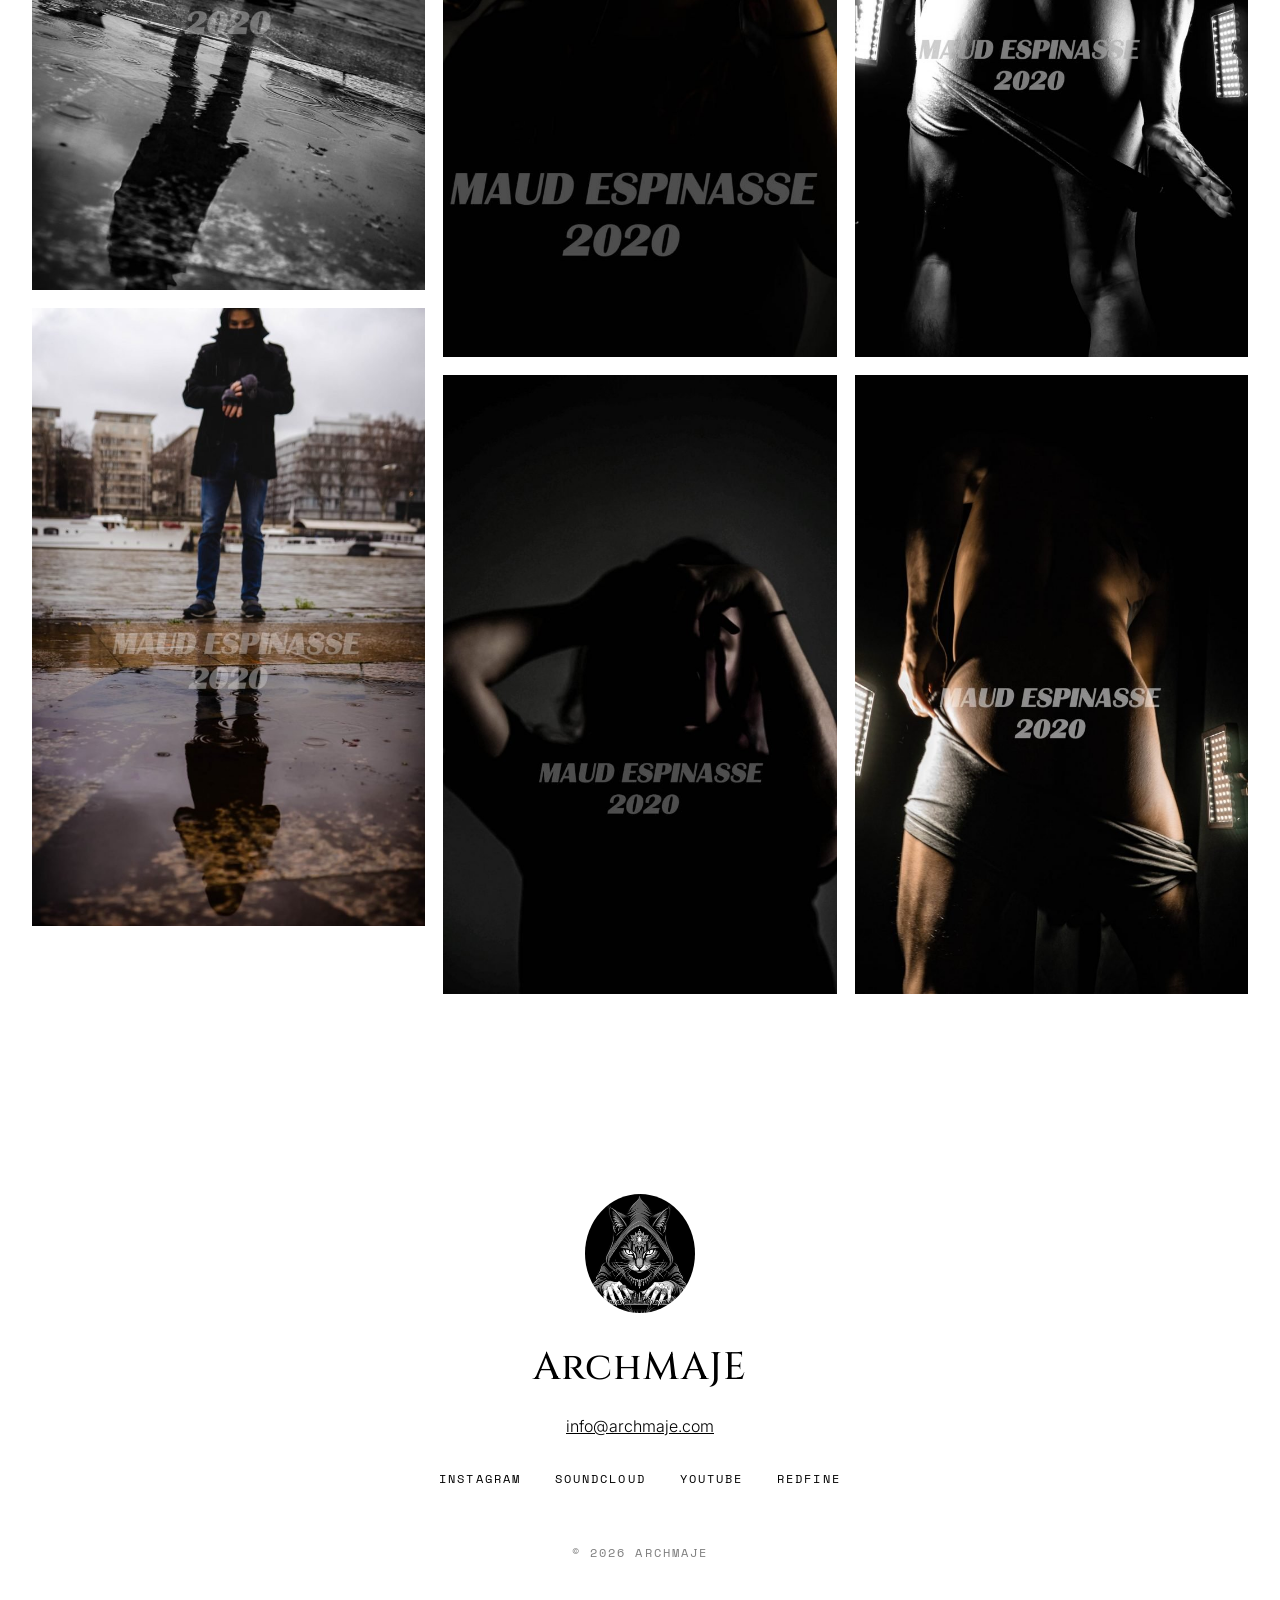
<file: mua/index.html>
<!doctype html>
<html lang="en">
<head>
<meta charset="utf-8">
<meta name="viewport" content="width=device-width,initial-scale=1">
<link rel="icon" href="/favicon.ico" sizes="16x16 32x32 48x48">
<link rel="icon" type="image/png" sizes="32x32" href="/favicon-32x32.png">
<link rel="icon" type="image/png" sizes="16x16" href="/favicon-16x16.png">
<link rel="apple-touch-icon" sizes="180x180" href="/apple-touch-icon.png">
<link rel="manifest" href="/site.webmanifest">
<meta name="robots" content="noindex">
<meta http-equiv="refresh" content="0;url=/makeup/">
<link rel="canonical" href="https://archmaje.com/makeup/">
<title>Redirecting to Makeup</title>
<script>location.replace('/makeup/');</script>
</head>
<body>
<p>This page has moved to <a href="/makeup/">Makeup</a>.</p>
</body>
</html>
</file>
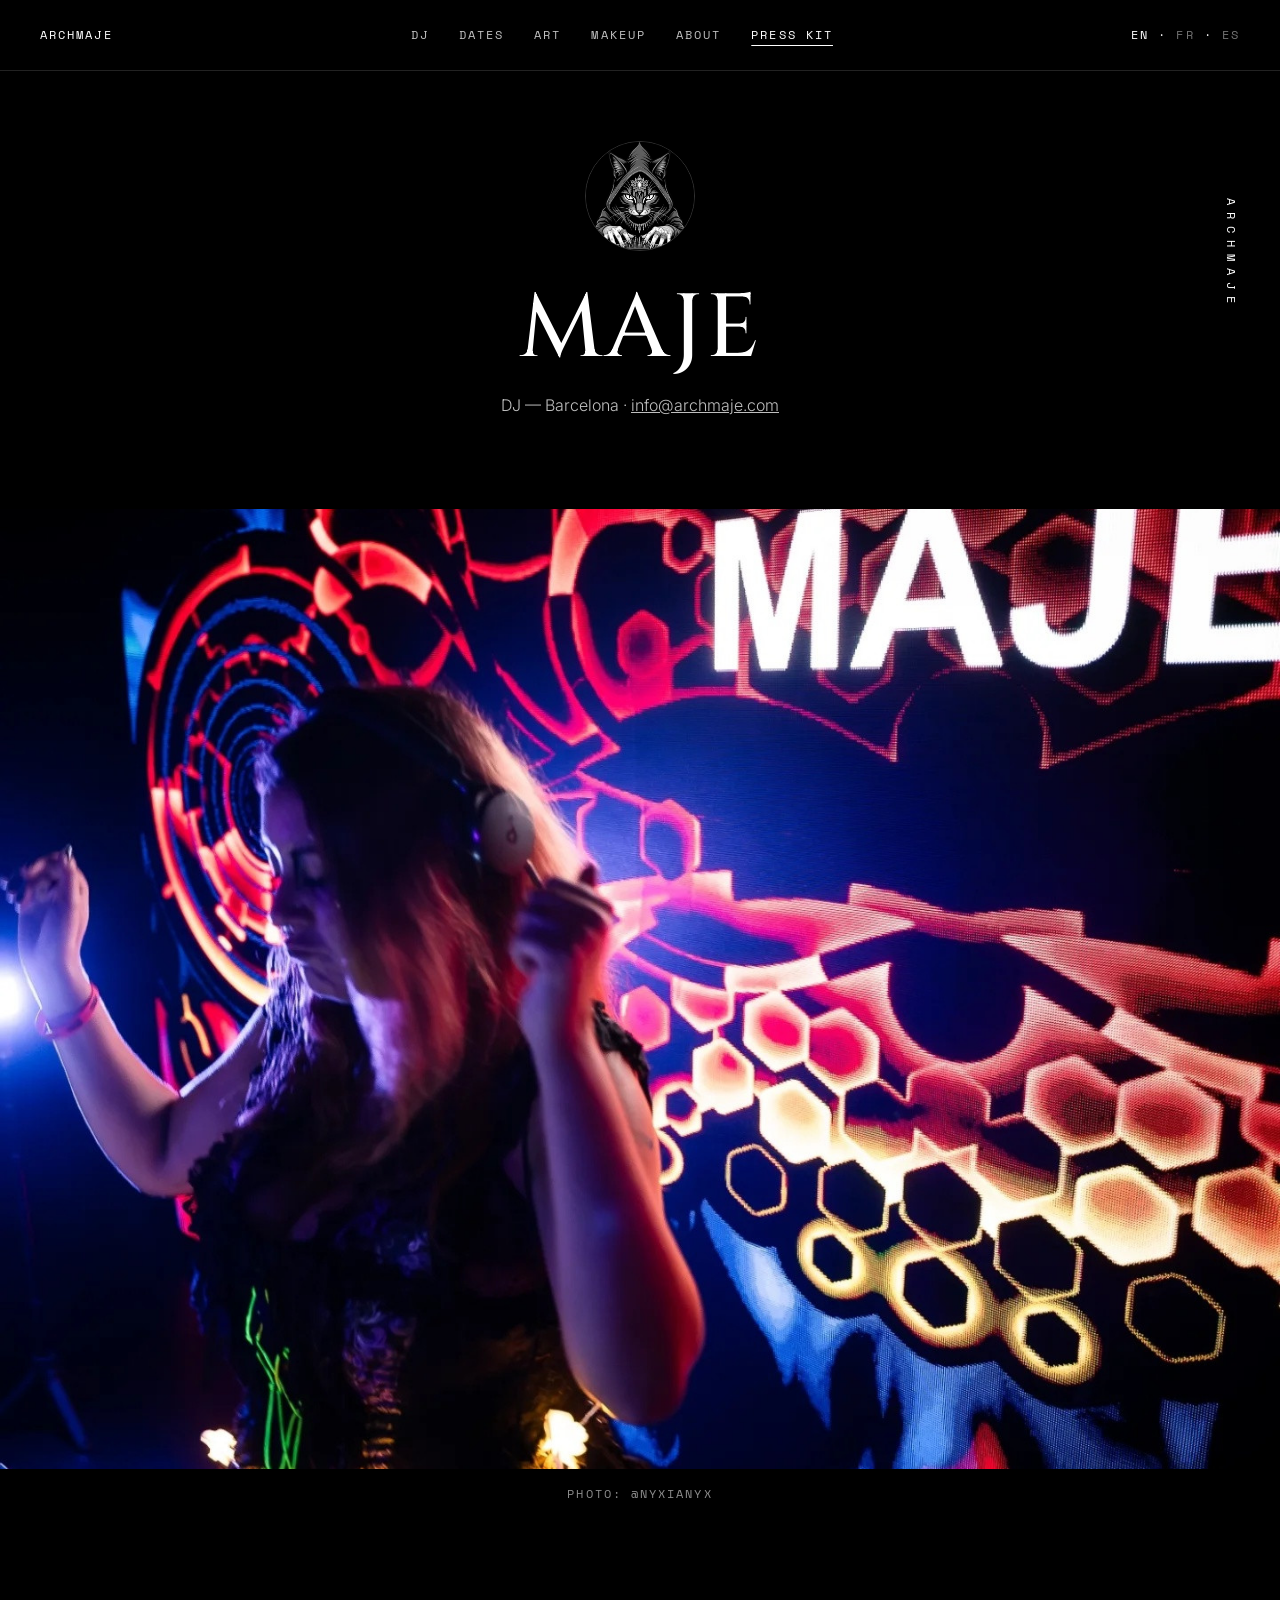
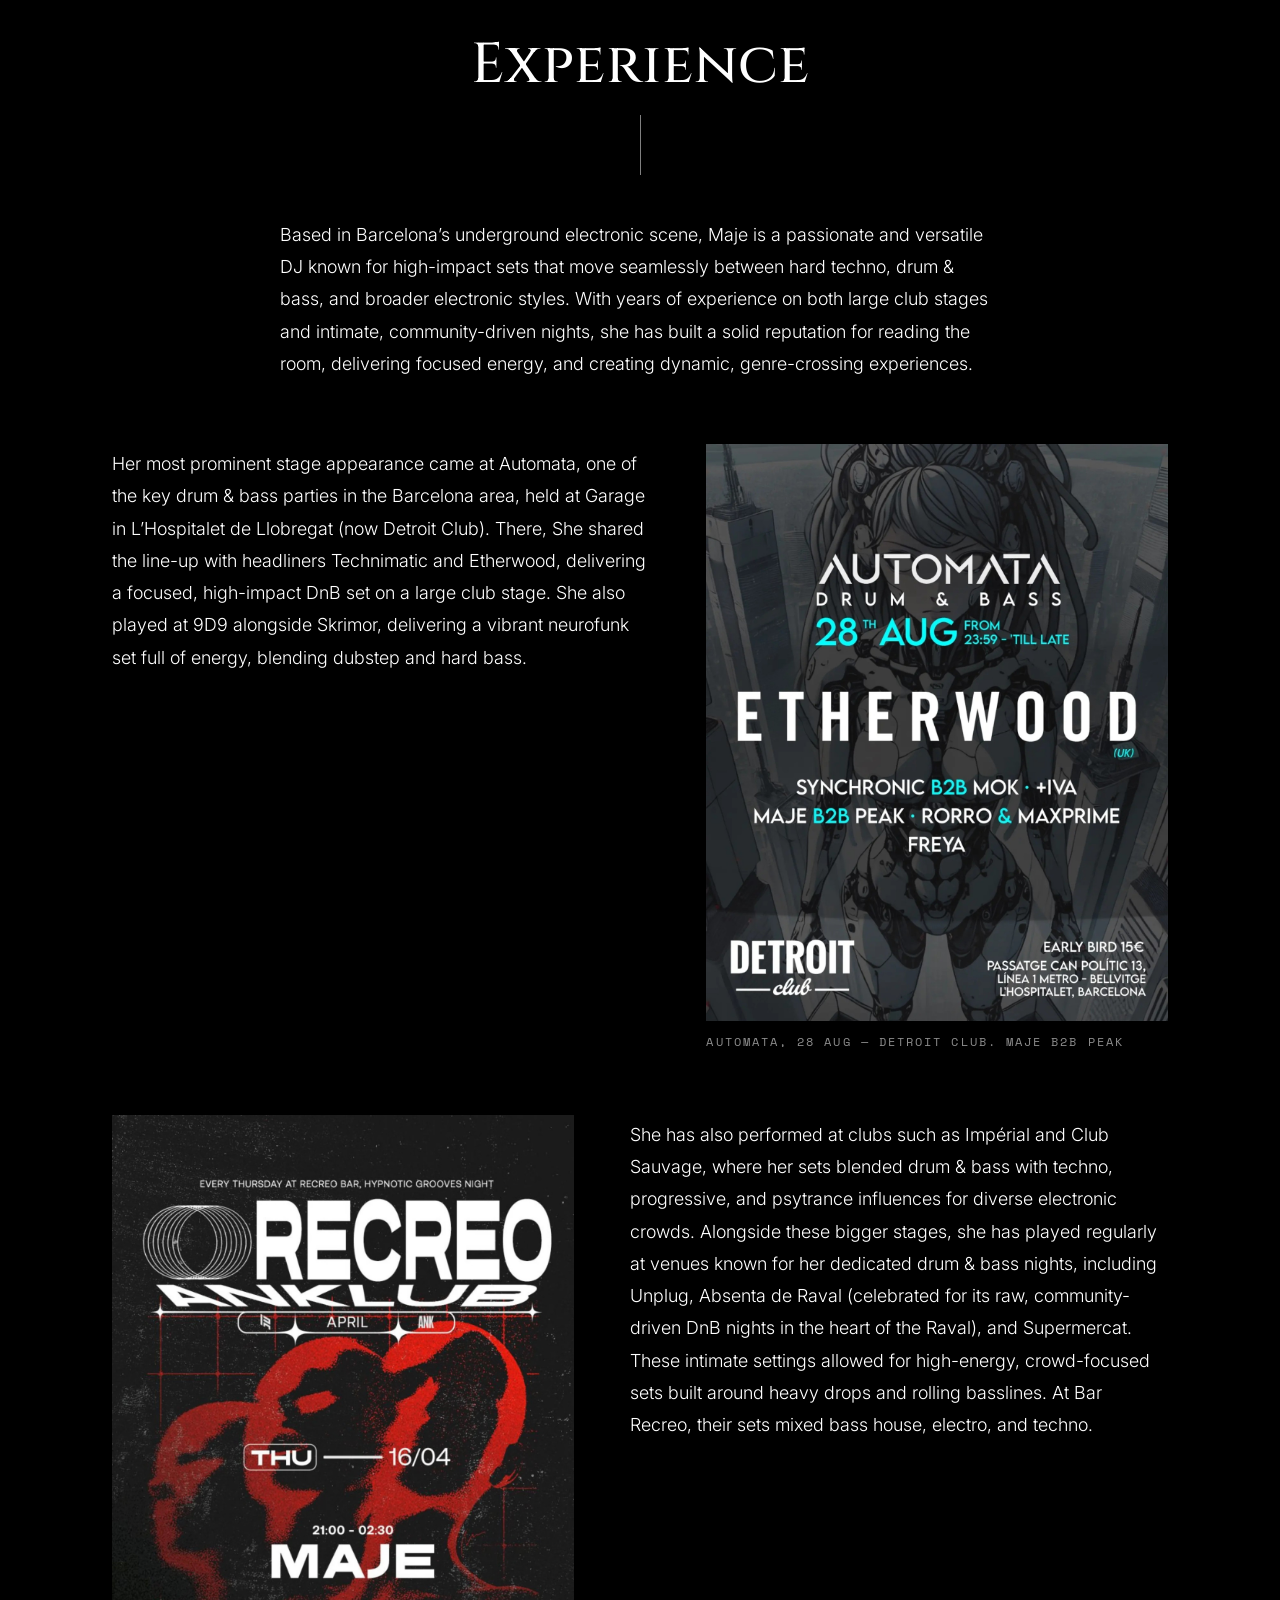
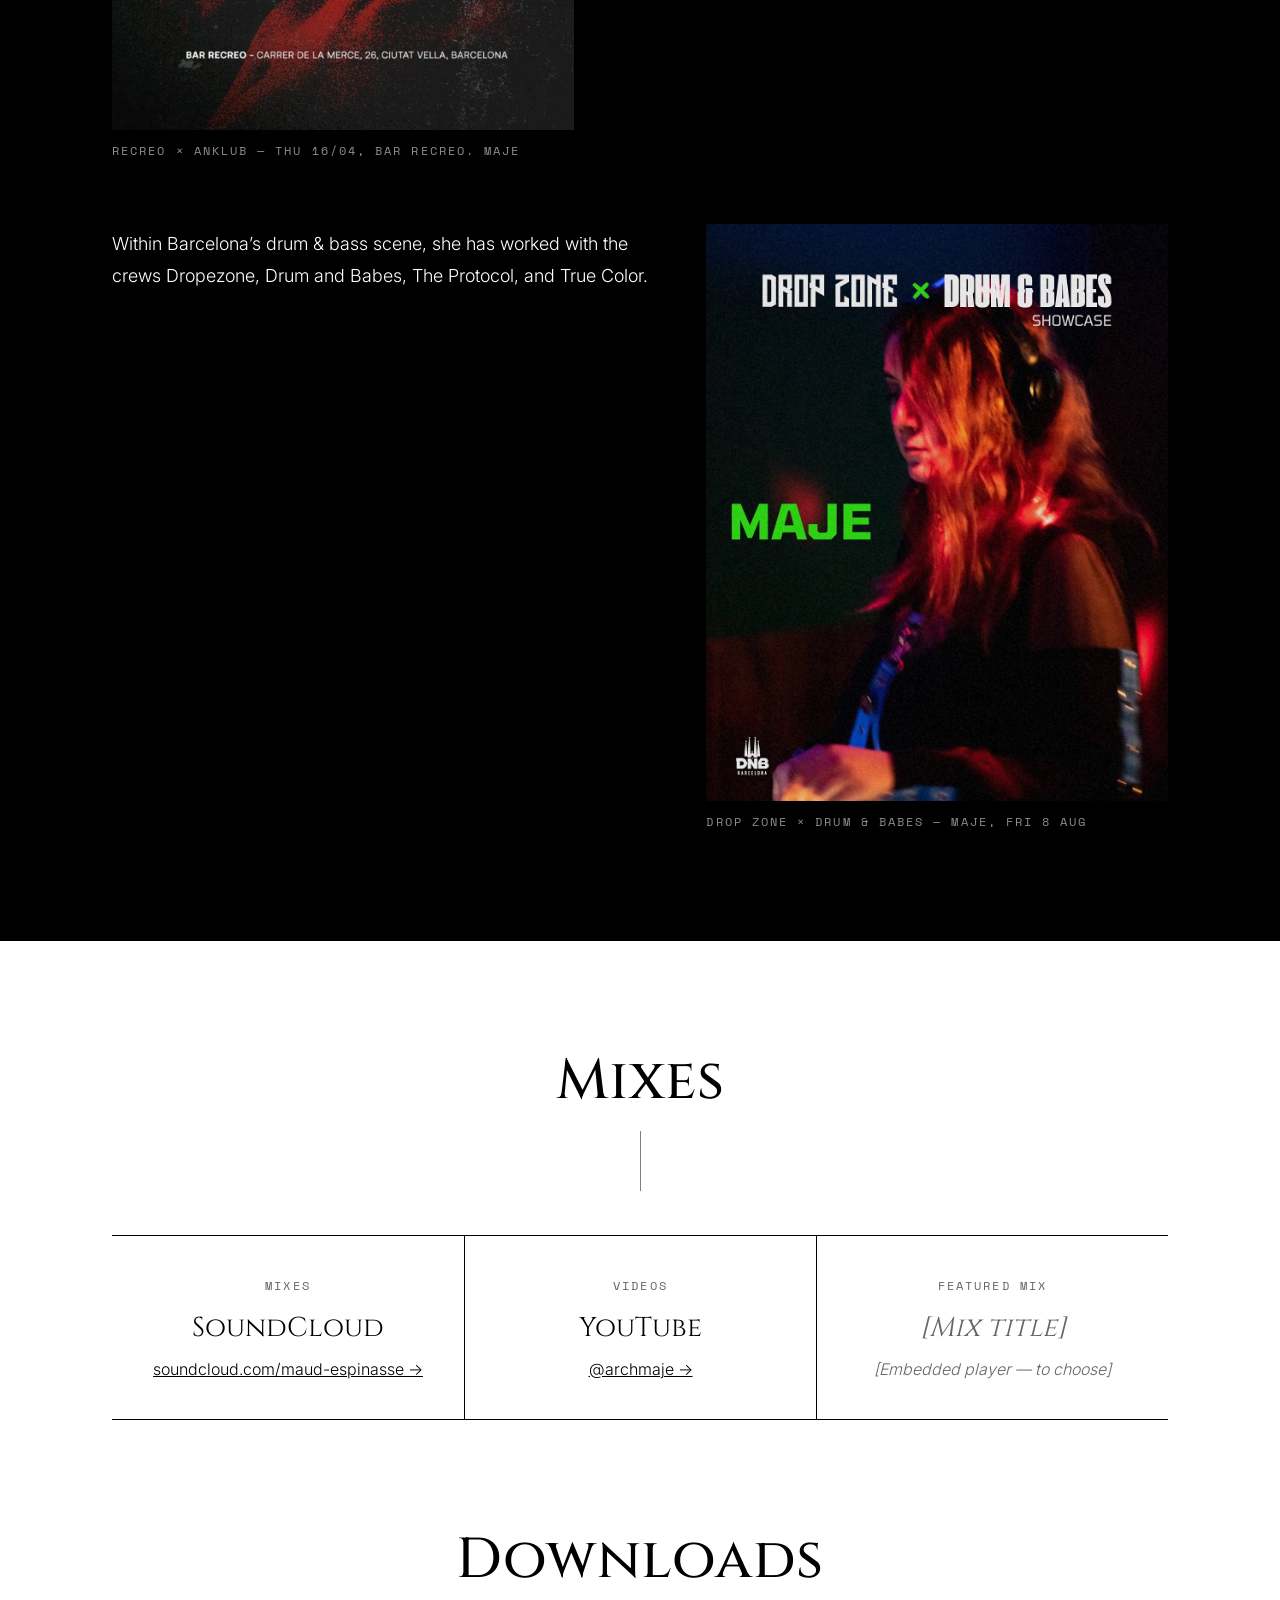
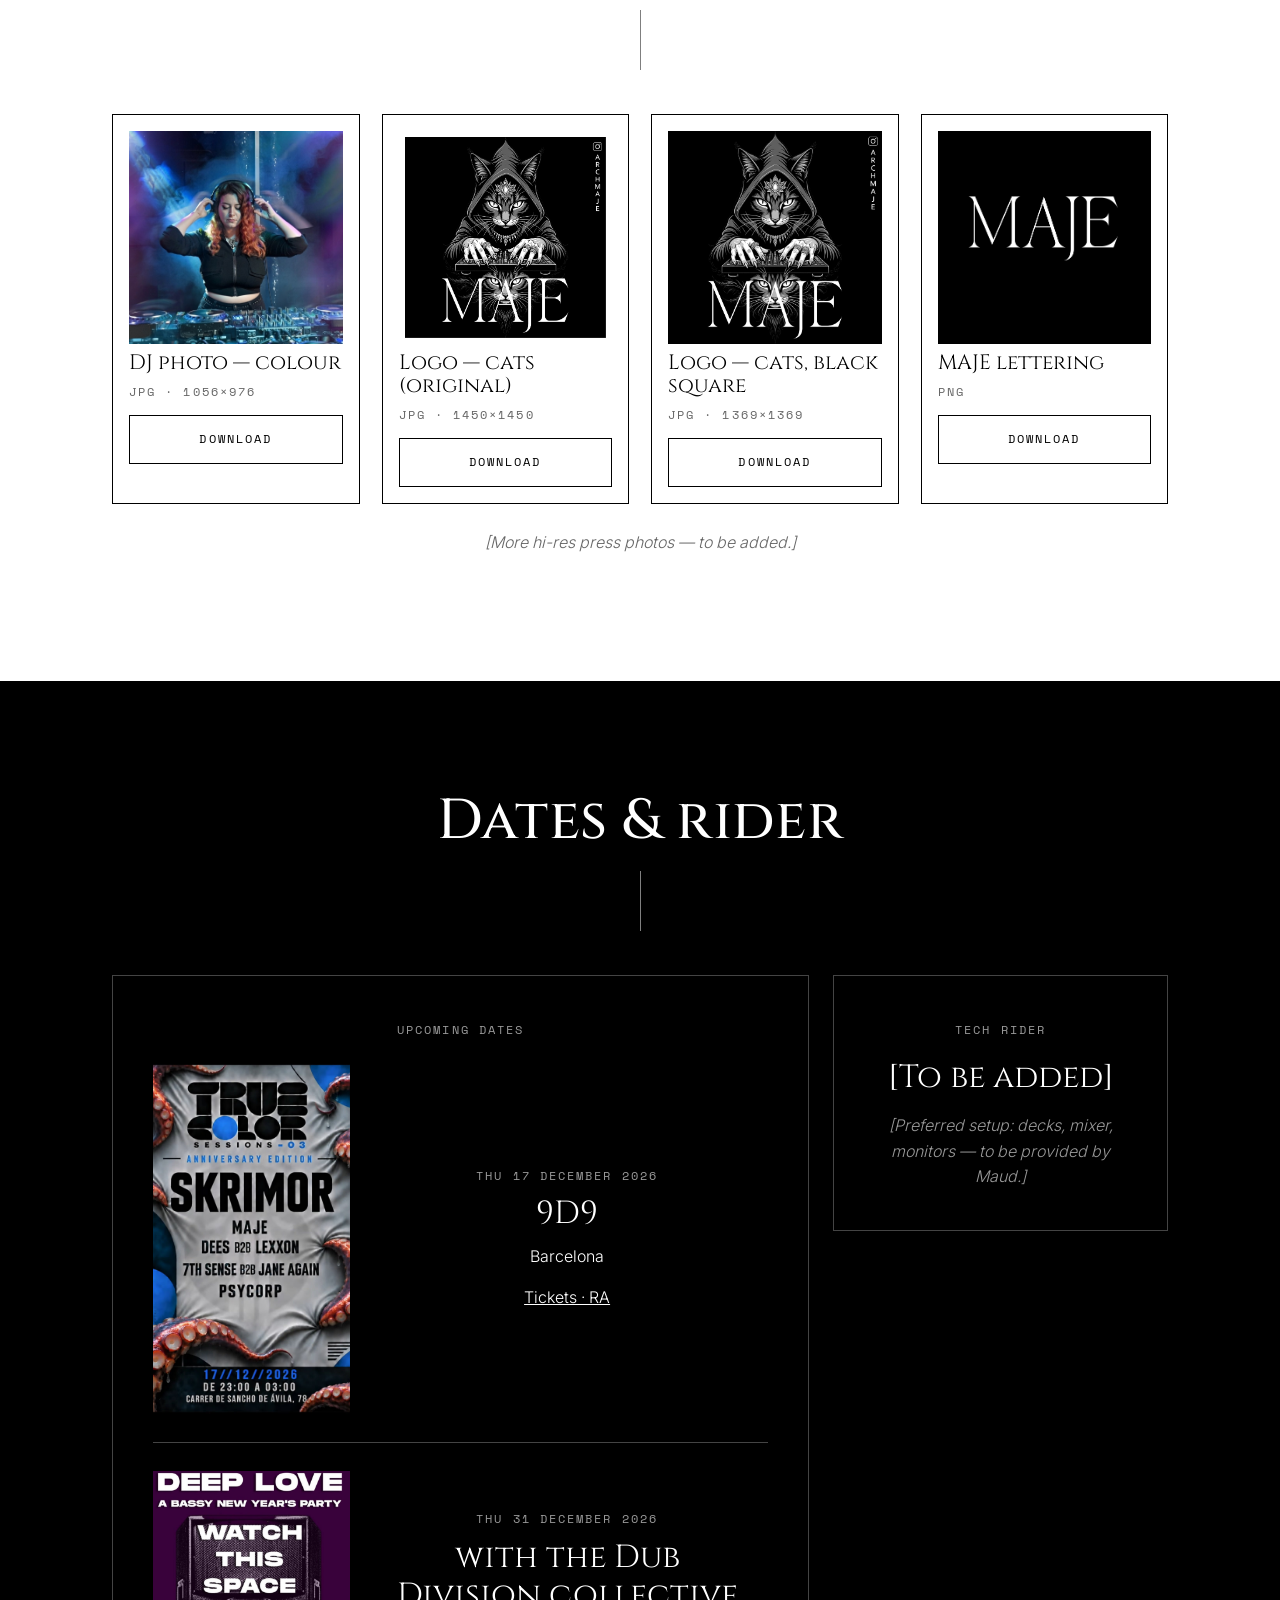
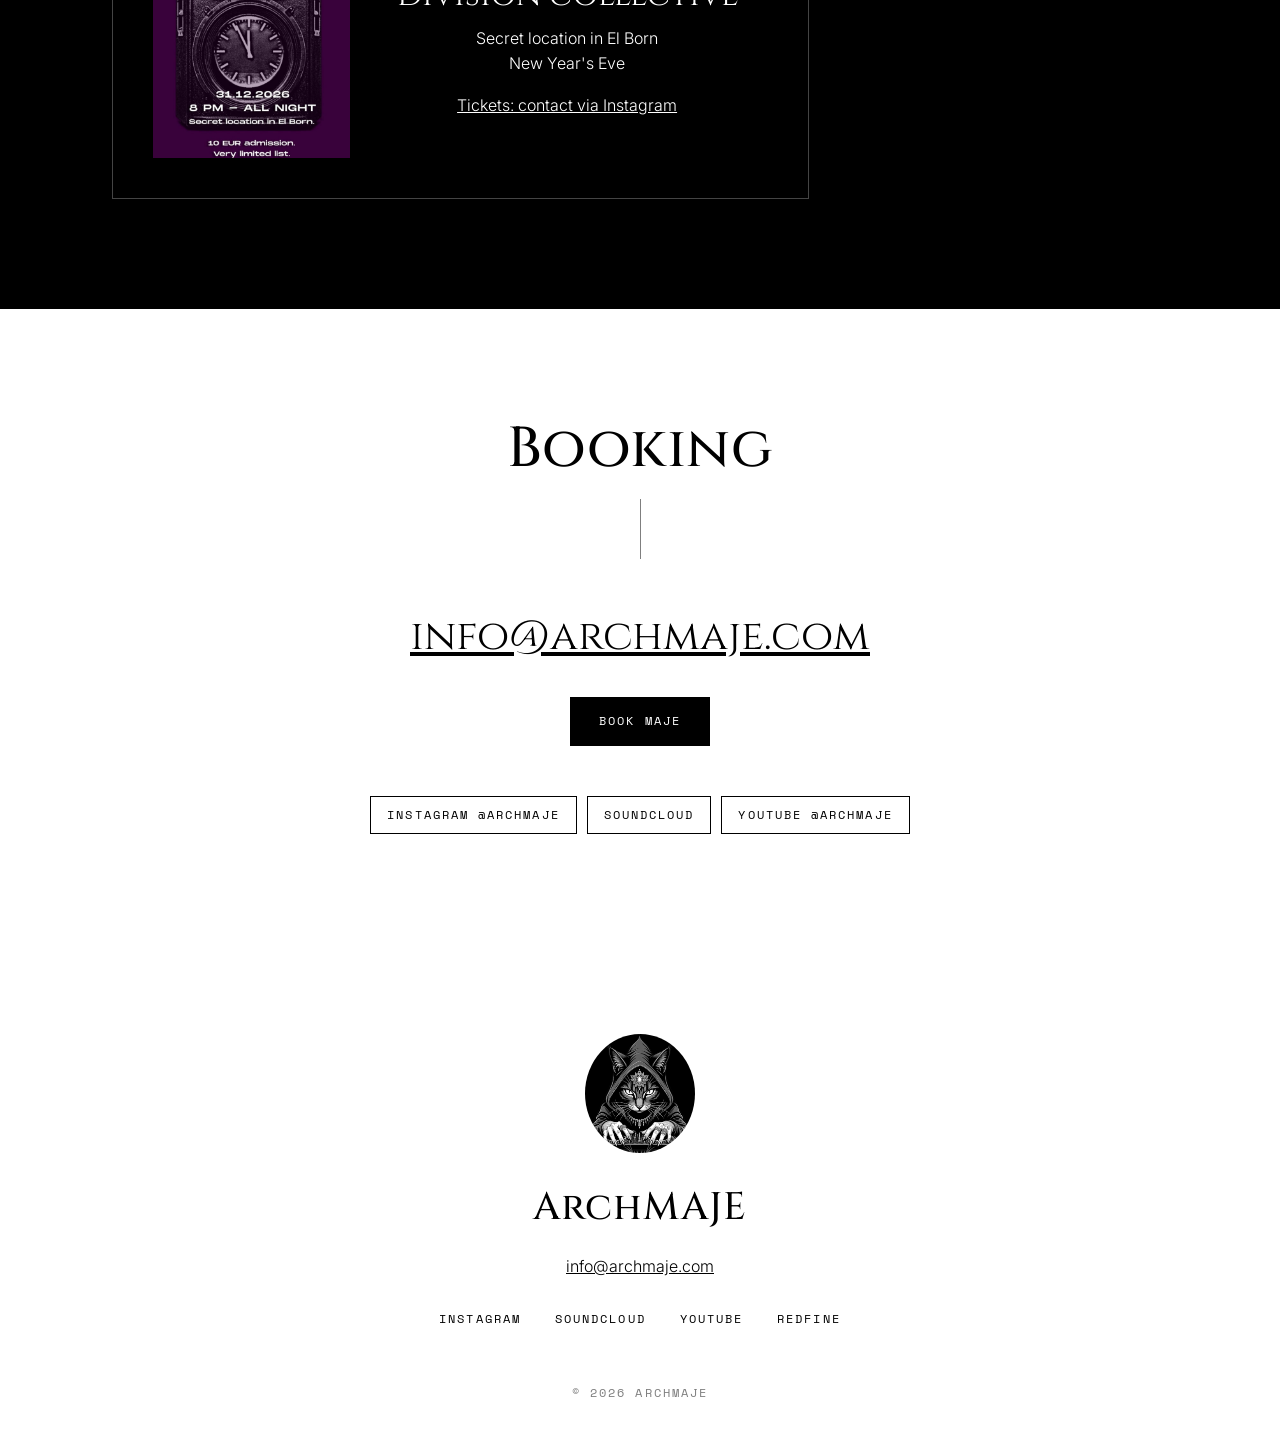
<file: press-kit/index.html>
<!doctype html>
<html lang="en">
<head>
<meta charset="utf-8"><meta name="viewport" content="width=device-width,initial-scale=1">
<link rel="icon" href="/favicon.ico" sizes="16x16 32x32 48x48">
<link rel="icon" type="image/png" sizes="32x32" href="/favicon-32x32.png">
<link rel="icon" type="image/png" sizes="16x16" href="/favicon-16x16.png">
<link rel="apple-touch-icon" sizes="180x180" href="/apple-touch-icon.png">
<link rel="manifest" href="/site.webmanifest">
<title>Press kit — MAJE · ArchMAJE</title>
<link rel="stylesheet" href="../base.css">
<link rel="stylesheet" href="../site.css">
</head>
<body>
<div class="dark" style="position:relative">
 <div class="top">
  <a class="mono home" href="../">ArchMAJE</a>
  <nav class="mono"><a href="../#dj">DJ</a><a href="../#dates">Dates</a><a href="../art/">Art</a><a href="../makeup/">Makeup</a><a href="../about/">About</a><a href="../press-kit/" class="cur">Press kit</a></nav>
  <span class="lang mono"><a class="on" href="#">EN</a> · <a href="#">FR</a> · <a href="#">ES</a></span>
 </div>
 <div class="phero">
  <img class="cat" src="../assets/logo-cat-only.jpg" alt="MAJE cat logo">
  <h1>MAJE</h1>
  <p class="sub">DJ — Barcelona · <a href="mailto:info@archmaje.com">info@archmaje.com</a></p>
 </div>
 <span class="vert mono">ARCHMAJE</span>
</div>
<style>
.bio{max-width:700px;margin:0 auto;text-align:center}
.bio .tagline{font-family:var(--fc);font-size:clamp(2rem,4vw,3rem);line-height:1.1;margin:0 0 18px}
.bio .genres{font-size:.85rem;letter-spacing:.06em;margin:0 0 26px;line-height:1.9}
.bio .txt{font-size:1.15rem;line-height:1.7;margin:0}
.pkhero{margin:0;background:#000}
.pkhero img{width:100%;height:auto;aspect-ratio:4/3;object-fit:cover;object-position:50% 12%}
.pkhero figcaption{text-align:center;padding:16px 20px 22px;opacity:.55}
.exp{max-width:1120px;margin:0 auto}
.exp>p{max-width:720px;margin:0 auto;font-size:1.12rem;line-height:1.8}
.exp-row{display:grid;grid-template-columns:minmax(0,1.05fr) minmax(0,0.9fr);gap:40px 56px;align-items:start;margin:64px 0 0}
.exp-row.rev{grid-template-columns:minmax(0,0.9fr) minmax(0,1.05fr)}
.exp-row figure{margin:0}
.exp-row img{width:100%;height:auto}
.exp-row figcaption{margin-top:12px;opacity:.55;line-height:1.55}
.exp-row .exp-txt p{font-size:1.12rem;line-height:1.8;margin:0;padding-top:4px}
.exp-row.rev figure{order:-1}
.dls{display:grid;grid-template-columns:repeat(4,1fr);gap:22px}
.dl{border:1px solid #000;padding:16px;display:flex;flex-direction:column;gap:8px}
.dl img{width:100%;aspect-ratio:1;object-fit:cover;background:#000}
.dl b{font-family:var(--fc);font-weight:400;font-size:1.3rem;line-height:1.1}
.dl .btn{margin:6px 0 0;text-align:center}
.grid3{display:grid;grid-template-columns:repeat(3,1fr);border-top:1px solid #333;border-bottom:1px solid #333}
.grid3>div{padding:36px 28px;text-align:center}.grid3>div+div{border-left:1px solid #333}
.grid3 b{display:block;font-family:var(--fc);font-weight:400;font-size:1.7rem;margin:8px 0}
.boxes{display:grid;grid-template-columns:minmax(0,1.5fr) minmax(220px,.72fr);gap:24px;align-items:start}
.box{border:1px solid #000;padding:40px;text-align:center}
.box p.t{font-family:var(--fc);font-size:2rem;margin:10px 0}
.dates{list-style:none;margin:22px 0 0;padding:0}
.dates li{display:grid;grid-template-columns:minmax(108px,32%) minmax(0,1fr);gap:14px 16px;align-items:center}
.dates li+li{margin-top:28px;padding-top:28px;border-top:1px solid #444}
.dates .flyer{display:block;text-decoration:none;line-height:0}
.dates .flyer img{width:100%;height:auto;display:block}
.dates .flyer:hover img{opacity:.85}
.dates time{display:block;opacity:.6}
.dates p{font-family:var(--fc);font-size:2rem;line-height:1.2;margin:10px 0;text-wrap:balance}
.dates .where{display:block}
.dates .info a{display:inline-block;margin-top:16px}
@media (max-width:860px){.dls{grid-template-columns:1fr 1fr;gap:12px}.dl{padding:10px}.dl b{font-size:1.05rem}
.grid3,.boxes{grid-template-columns:1fr}.grid3>div+div{border-left:0;border-top:1px solid #333}.box{padding:28px 18px}.box p.t,.dates p{font-size:1.45rem}
.dates li{grid-template-columns:1fr;gap:16px}.dates .flyer{max-width:260px;margin:0 auto}
.pkhero img{aspect-ratio:1;max-height:none;object-position:50% 30%}
.exp-row,.exp-row.rev{grid-template-columns:minmax(0,1fr);gap:20px;margin:40px 0 0}
.exp-row.rev figure{order:0}}
</style>
<figure class="pkhero dark">
 <img src="../assets/img/gigs/oasys-nyxianyx.jpg" alt="MAJE performing">
 <figcaption class="mono">Photo: @nyxianyx</figcaption>
</figure>
<section class="dark" id="experience"><div class="wrap">
 <h2>Experience</h2>
 <div class="rule"></div>
 <div class="exp">
  <p>Based in Barcelona’s underground electronic scene, Maje is a passionate and versatile DJ known for high-impact sets that move seamlessly between hard techno, drum &amp; bass, and broader electronic styles. With years of experience on both large club stages and intimate, community-driven nights, she has built a solid reputation for reading the room, delivering focused energy, and creating dynamic, genre-crossing experiences.</p>
  <div class="exp-row">
   <div class="exp-txt">
    <p>Her most prominent stage appearance came at Automata, one of the key drum &amp; bass parties in the Barcelona area, held at Garage in L’Hospitalet de Llobregat (now Detroit Club). There, She shared the line-up with headliners Technimatic and Etherwood, delivering a focused, high-impact DnB set on a large club stage. She also played at 9D9 alongside Skrimor, delivering a vibrant neurofunk set full of energy, blending dubstep and hard bass.</p>
   </div>
   <figure>
    <img src="../assets/img/gigs/automata-28aug.jpg" alt="Automata Drum &amp; Bass poster, 28 Aug, Detroit Club. Etherwood and MAJE B2B PEAK.">
    <figcaption class="mono">Automata, 28 Aug — Detroit Club. MAJE B2B PEAK</figcaption>
   </figure>
  </div>
  <div class="exp-row rev">
   <div class="exp-txt">
    <p>She has also performed at clubs such as Impérial and Club Sauvage, where her sets blended drum &amp; bass with techno, progressive, and psytrance influences for diverse electronic crowds. Alongside these bigger stages, she has played regularly at venues known for her dedicated drum &amp; bass nights, including Unplug, Absenta de Raval (celebrated for its raw, community-driven DnB nights in the heart of the Raval), and Supermercat. These intimate settings allowed for high-energy, crowd-focused sets built around heavy drops and rolling basslines. At Bar Recreo, their sets mixed bass house, electro, and techno.</p>
   </div>
   <figure>
    <img src="../assets/img/gigs/recreo-anklub.jpg" alt="Recreo × Anklub poster, Thursday 16/04 at Bar Recreo. MAJE.">
    <figcaption class="mono">Recreo × Anklub — Thu 16/04, Bar Recreo. MAJE</figcaption>
   </figure>
  </div>
  <div class="exp-row">
   <div class="exp-txt">
    <p>Within Barcelona’s drum &amp; bass scene, she has worked with the crews Dropezone, Drum and Babes, The Protocol, and True Color.</p>
   </div>
   <figure>
    <img src="../assets/img/gigs/dropzone-drum-and-babes.jpg" alt="Drop Zone × Drum &amp; Babes Showcase poster, MAJE.">
    <figcaption class="mono">Drop Zone × Drum &amp; Babes — MAJE, Fri 8 Aug</figcaption>
   </figure>
  </div>
 </div>
</div></section>
<section class="light" id="mixes"><div class="wrap">
 <h2>Mixes</h2>
 <div class="rule"></div>
 <div class="grid3" style="border-color:#000">
  <div><span class="mono" style="opacity:.6">Mixes</span><b>SoundCloud</b><a href="https://soundcloud.com/maud-espinasse">soundcloud.com/maud-espinasse →</a></div>
  <div style="border-color:#000"><span class="mono" style="opacity:.6">Videos</span><b>YouTube</b><a href="https://www.youtube.com/@archmaje">@archmaje →</a></div>
  <div style="border-color:#000"><span class="mono" style="opacity:.6">Featured mix</span><b class="ph">[Mix title]</b><span class="ph">[Embedded player — to choose]</span></div>
 </div>
</div></section>
<section class="light" id="photos" style="padding-top:0"><div class="wrap">
 <h2>Downloads</h2>
 <div class="rule"></div>
 <div class="dls"><div class="dl"><a href="../assets/dj-photo-clean.jpg" target="_blank"><img src="../assets/dj-photo-clean.jpg" alt="DJ photo — colour"></a><b>DJ photo — colour</b><span class="mono" style="opacity:.6">JPG · 1056×976</span><a class="btn mono" href="../assets/dj-photo-clean.jpg" download>Download</a></div><div class="dl"><a href="../assets/logo-cats.jpg" target="_blank"><img src="../assets/logo-cats.jpg" alt="Logo — cats (original)"></a><b>Logo — cats (original)</b><span class="mono" style="opacity:.6">JPG · 1450×1450</span><a class="btn mono" href="../assets/logo-cats.jpg" download>Download</a></div><div class="dl"><a href="../assets/logo-cats-square.jpg" target="_blank"><img src="../assets/logo-cats-square.jpg" alt="Logo — cats, black square"></a><b>Logo — cats, black square</b><span class="mono" style="opacity:.6">JPG · 1369×1369</span><a class="btn mono" href="../assets/logo-cats-square.jpg" download>Download</a></div><div class="dl"><a href="../assets/MAJE-logo-base.png" target="_blank"><img src="../assets/MAJE-logo-base.png" alt="MAJE lettering"></a><b>MAJE lettering</b><span class="mono" style="opacity:.6">PNG</span><a class="btn mono" href="../assets/MAJE-logo-base.png" download>Download</a></div></div>
 <p class="center ph" style="margin-top:26px">[More hi-res press photos — to be added.]</p>
</div></section>
<section class="dark" id="dates"><div class="wrap">
 <h2>Dates &amp; rider</h2>
 <div class="rule"></div>
 <div class="boxes">
  <div class="box" style="border-color:#444">
   <span class="mono" style="opacity:.6">Upcoming dates</span>
   <!-- One <li> per gig, earliest first. Keep the home page #dates list in sync. -->
   <ul class="dates">
    <li>
     <a class="flyer" href="../assets/img/gigs/true-color-sessions-03-2026-12-17.jpg" target="_blank" rel="noopener"><img src="../assets/img/gigs/true-color-sessions-03-2026-12-17.jpg" width="506" height="900" loading="lazy" alt="True Color Sessions 03 flyer, 17 December 2026 at 9D9, Barcelona."></a>
     <div class="info">
      <time class="mono" datetime="2026-12-17">Thu 17 December 2026</time>
      <p>9D9</p>
      <span class="where">Barcelona</span>
      <a href="https://ra.co/events/2591826" target="_blank" rel="noopener">Tickets · RA</a>
     </div>
    </li>
    <li>
     <a class="flyer" href="../assets/img/gigs/deep-love-2026-12-31.jpg" target="_blank" rel="noopener"><img src="../assets/img/gigs/deep-love-2026-12-31.jpg" width="618" height="900" loading="lazy" alt="Deep Love flyer, 31 December 2026 with the Dub Division collective. Secret location in El Born."></a>
     <div class="info">
      <time class="mono" datetime="2026-12-31">Thu 31 December 2026</time>
      <p>with the Dub Division collective</p>
      <span class="where">Secret location in El Born</span>
      <span class="where">New Year's Eve</span>
      <a href="https://www.instagram.com/archmaje/" target="_blank" rel="noopener">Tickets: contact via Instagram</a>
     </div>
    </li>
   </ul>
  </div>
  <div class="box" style="border-color:#444"><span class="mono" style="opacity:.6">Tech rider</span><p class="t">[To be added]</p><span class="ph">[Preferred setup: decks, mixer, monitors — to be provided by Maud.]</span></div>
 </div>
</div></section>
<section class="light" id="booking"><div class="wrap center">
 <h2>Booking</h2>
 <div class="rule"></div>
 <p style="font-family:var(--fc);font-size:clamp(1.6rem,3.4vw,2.6rem);margin:0 0 28px"><a href="mailto:info@archmaje.com">info@archmaje.com</a></p>
 <a class="btn fill mono" href="mailto:info@archmaje.com?subject=Booking%20MAJE">Book MAJE</a>
 <div class="chips mono" style="margin-top:40px"><a href="https://www.instagram.com/archmaje/">Instagram @archmaje</a><a href="https://soundcloud.com/maud-espinasse">SoundCloud</a><a href="https://www.youtube.com/@archmaje">YouTube @archmaje</a></div>
</div></section>
<footer class="light">
 <img class="catmini" src="../assets/logo-cat-only.jpg" alt="">
 <p style="font-family:var(--fd);letter-spacing:.03em;font-weight:500;font-size:2.4rem;margin:0">ArchMAJE</p>
 <p><a href="mailto:info@archmaje.com">info@archmaje.com</a></p>
 <div class="soc mono"><a href="https://www.instagram.com/archmaje/">Instagram</a><a href="https://soundcloud.com/maud-espinasse">SoundCloud</a><a href="https://www.youtube.com/@archmaje">YouTube</a><a href="https://archmaje.com/redfine/">Redfine</a></div>
 <p class="mono" style="opacity:.5">© 2026 ArchMAJE</p>
</footer>
</body></html>
</file>
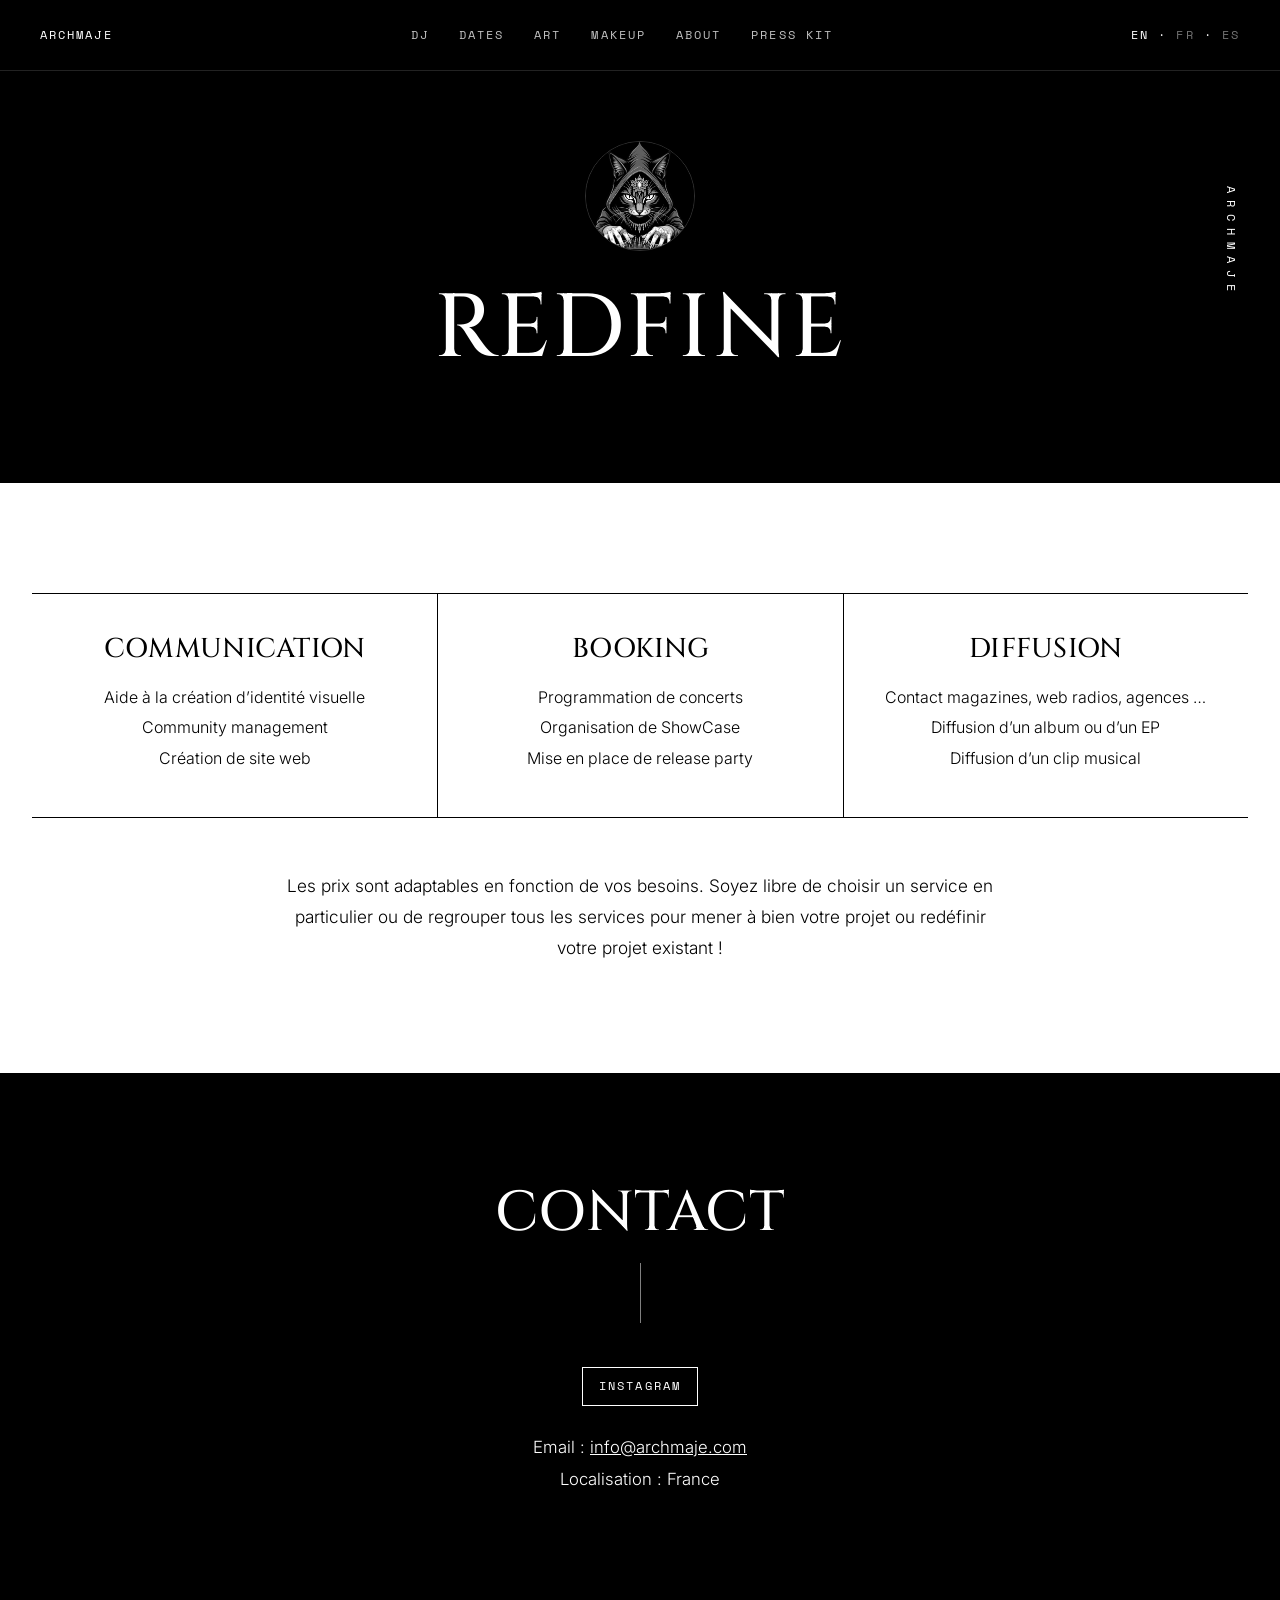
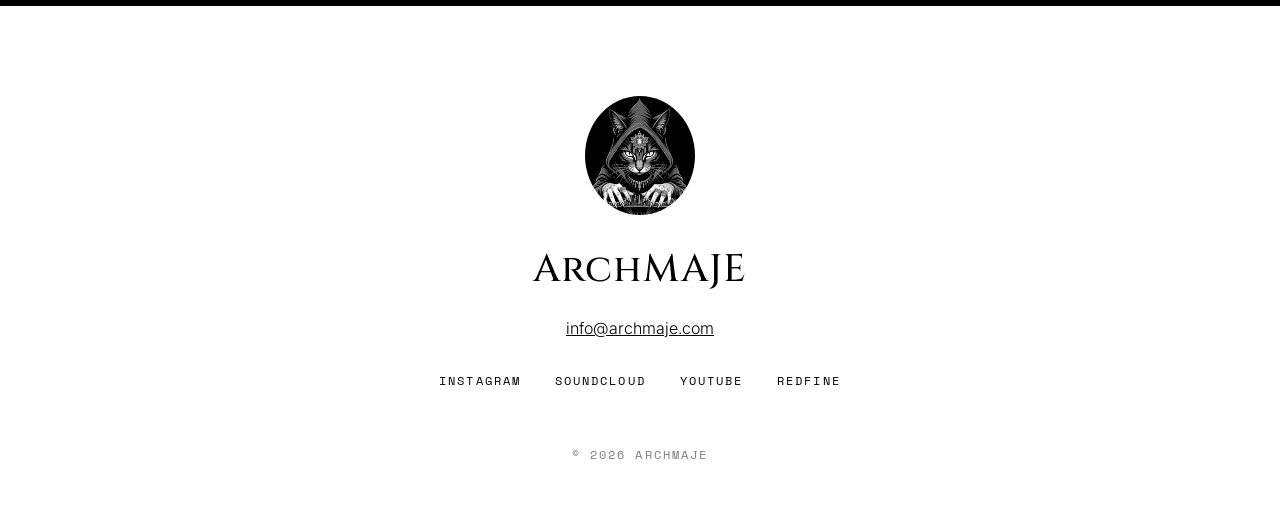
<file: redfine/index.html>
<!doctype html>
<html lang="fr">
<head>
<meta charset="utf-8"><meta name="viewport" content="width=device-width,initial-scale=1">
<link rel="icon" href="/favicon.ico" sizes="16x16 32x32 48x48">
<link rel="icon" type="image/png" sizes="32x32" href="/favicon-32x32.png">
<link rel="icon" type="image/png" sizes="16x16" href="/favicon-16x16.png">
<link rel="apple-touch-icon" sizes="180x180" href="/apple-touch-icon.png">
<link rel="manifest" href="/site.webmanifest">
<title>Redfine – ArchMAJE</title>
<link rel="stylesheet" href="../base.css">
<link rel="stylesheet" href="../site.css">
</head>
<body>
<div class="dark" style="position:relative">
 <div class="top">
  <a class="mono home" href="../">ArchMAJE</a>
  <nav class="mono"><a href="../#dj">DJ</a><a href="../#dates">Dates</a><a href="../art/">Art</a><a href="../makeup/">Makeup</a><a href="../about/">About</a><a href="../press-kit/">Press kit</a></nav>
  <span class="lang mono"><a class="on" href="#">EN</a> · <a href="#">FR</a> · <a href="#">ES</a></span>
 </div>
 <div class="phero">
  <img class="cat" src="../assets/logo-cat-only.jpg" alt="MAJE cat logo">
  <h1>REDFINE</h1>
 </div>
 <span class="vert mono">ARCHMAJE</span>
</div>
<section class="light" id="services"><div class="wide">
 <div class="rf-services">
  <div>
   <h2>COMMUNICATION</h2>
   <p>Aide à la création d’identité visuelle<br>Community management<br>Création de site web</p>
  </div>
  <div>
   <h2>BOOKING</h2>
   <p>Programmation de concerts<br>Organisation de ShowCase<br>Mise en place de release party</p>
  </div>
  <div>
   <h2>DIFFUSION</h2>
   <p>Contact magazines, web radios, agences …<br>Diffusion d’un album ou d’un EP<br>Diffusion d’un clip musical</p>
  </div>
 </div>
 <p class="rf-note">Les prix sont adaptables en fonction de vos besoins. Soyez libre de choisir un service en particulier ou de regrouper tous les services pour mener à bien votre projet ou redéfinir votre projet existant !</p>
</div></section>
<section class="dark" id="contact"><div class="wrap center rf-contact">
 <h2>CONTACT</h2>
 <div class="rule"></div>
 <div class="chips mono"><a href="https://www.instagram.com/redfineofficial/" rel="noopener">Instagram</a></div>
 <p>Email : <a href="mailto:info@archmaje.com">info@archmaje.com</a><br>Localisation : France</p>
</div></section>
<footer class="light">
 <img class="catmini" src="../assets/logo-cat-only.jpg" alt="">
 <p style="font-family:var(--fd);letter-spacing:.03em;font-weight:500;font-size:2.4rem;margin:0">ArchMAJE</p>
 <p><a href="mailto:info@archmaje.com">info@archmaje.com</a></p>
 <div class="soc mono"><a href="https://www.instagram.com/archmaje/">Instagram</a><a href="https://soundcloud.com/maud-espinasse">SoundCloud</a><a href="https://www.youtube.com/@archmaje">YouTube</a><a href="https://archmaje.com/redfine/">Redfine</a></div>
 <p class="mono" style="opacity:.5">© 2026 ArchMAJE</p>
</footer>
</body>
</html>
</file>
<file: base.css>
@font-face{font-family:"Cinzel";src:url("assets/fonts/alt/cinzel/Cinzel%5Bwght%5D.ttf") format("truetype");font-weight:400 900;font-display:swap}
:root{--fd:"Cinzel",serif;--fc:"Cinzel",serif}
@font-face{font-family:"Inter";src:url(assets/fonts/Inter.ttf) format("truetype");font-weight:100 900;font-display:swap}
@font-face{font-family:"Space Mono";src:url(assets/fonts/SpaceMono.ttf) format("truetype");font-display:swap}
*,*::before,*::after{box-sizing:border-box}
html{scroll-behavior:smooth}
body{margin:0;font-family:"Inter",system-ui,sans-serif;font-weight:300;line-height:1.6;-webkit-font-smoothing:antialiased}
img{max-width:100%;display:block}
a{color:inherit}
.mono{font-family:"Space Mono",monospace;text-transform:uppercase;letter-spacing:.18em;font-size:.72rem}
.serif{font-family:var(--fc);font-weight:400}
.bw{filter:grayscale(1) contrast(1.1);transition:filter .4s}
.bw:hover{filter:grayscale(0)}
.lang a{text-decoration:none;opacity:.45}.lang a.on{opacity:1}
.ph{opacity:.55;font-style:italic}
.icon{width:18px;height:18px;fill:currentColor;vertical-align:-3px}
</file>
<file: site.css>
/* Shared Grimoire styles for sub-pages */
body{background:#fff;color:#000}
.wrap{max-width:1120px;margin:0 auto;padding:0 32px}
.wide{max-width:1360px;margin:0 auto;padding:0 32px}
.dark{background:#000;color:#fff}
.light{background:#fff;color:#000}
.top{display:flex;justify-content:space-between;align-items:center;gap:20px;padding:26px 40px;border-bottom:1px solid #222}
.top .home{text-decoration:none}
.top nav{display:flex;gap:30px}
.top nav a{text-decoration:none;opacity:.75}
.top nav a:hover,.top nav a.cur{opacity:1;text-decoration:underline;text-underline-offset:6px}
.phero{text-align:center;padding:70px 0 90px;position:relative}
.phero .cat{width:110px;height:110px;border-radius:50%;object-fit:cover;object-position:50% 25%;margin:0 auto 34px;border:1px solid #333}
.phero h1{font-family:var(--fd);letter-spacing:.03em;font-weight:500;font-size:clamp(2.8rem,7vw,6rem);line-height:1;margin:0 0 18px}
.phero p.sub{max-width:620px;margin:0 auto;opacity:.75}
.vert{position:absolute;right:40px;top:50%;transform:translateY(-50%);writing-mode:vertical-rl;letter-spacing:.6em}
.num{display:block;text-align:center;margin-bottom:18px;opacity:.55}
h2{font-family:var(--fd);font-weight:500;text-align:center;font-size:clamp(1.9rem,4.4vw,3.6rem);line-height:1.1;margin:0 0 18px;letter-spacing:.01em}
.rule{width:1px;height:60px;background:currentColor;margin:0 auto 44px;opacity:.5}
section{padding:110px 0}
.btn{display:inline-block;border:1px solid currentColor;padding:14px 28px;text-decoration:none;margin:0 6px 10px}
.dark .btn.fill{background:#fff;color:#000;border-color:#fff}
.light .btn.fill{background:#000;color:#fff;border-color:#000}
.center{text-align:center}
.gal{columns:3 300px;column-gap:18px}
.gal a{display:block;break-inside:avoid;margin:0 0 18px}
.gal img{width:100%;height:auto;transition:opacity .3s}
.gal a:hover img{opacity:.85}
.chips{display:flex;justify-content:center;flex-wrap:wrap;gap:10px;margin:0 0 0}
.chips a{border:1px solid currentColor;padding:9px 16px;text-decoration:none}
.ph{opacity:.6;font-style:italic}
footer{text-align:center;padding:90px 0 40px}
footer .catmini{width:110px;margin:0 auto 24px;border-radius:50%}
footer .soc{display:flex;justify-content:center;gap:34px;margin:30px 0 56px;flex-wrap:wrap}
footer .soc a{text-decoration:none}
@media (max-width:860px){
 .top{flex-wrap:wrap;padding:16px 20px;gap:12px}
 .top nav{order:3;width:100%;overflow-x:auto;gap:12px;padding-bottom:4px;white-space:nowrap;justify-content:space-between;font-size:.62rem;letter-spacing:.1em}
 .vert{display:none}
 .wrap,.wide{padding:0 18px}
 section{padding:72px 0}
 .phero{padding:48px 0 64px}
 .gal{columns:2;column-gap:10px}.gal a{margin-bottom:10px}
}
/* Redfine page only — three service columns */
.rf-services{display:grid;grid-template-columns:repeat(3,minmax(0,1fr));border-top:1px solid #000;border-bottom:1px solid #000}
.rf-services>div{padding:40px 24px 44px;text-align:center}
.rf-services>div+div{border-left:1px solid #000}
.rf-services h2{font-size:1.7rem;margin:0 0 18px}
.rf-services p{margin:0;line-height:1.9}
.rf-note{max-width:720px;margin:52px auto 0;text-align:center;font-size:1.08rem;line-height:1.8}
.rf-contact .chips{margin-bottom:4px}
.rf-contact p{margin:26px 0 0;font-size:1.05rem;line-height:1.9}
@media (max-width:860px){
 .rf-services{grid-template-columns:1fr}
 .rf-services>div+div{border-left:0;border-top:1px solid #000}
 .rf-services>div{padding:32px 14px 36px}
 .rf-note{margin-top:36px}
}
/* DJ home — Listen & Watch */
#listen{padding:110px 0 0}
#listen .listen-grid{display:grid;grid-template-columns:minmax(0,1fr) minmax(0,1fr);gap:32px;align-items:start}
#listen .listen-k{display:block;text-align:center;margin-bottom:16px;opacity:.55}
#listen .listen-frame{border:1px solid #000;background:#000;line-height:0}
#listen .listen-sc .listen-frame{height:450px}
#listen .listen-yt .listen-frame{position:relative;width:100%;aspect-ratio:16/9}
#listen iframe{width:100%;height:100%;border:0;display:block}
#listen .listen-yt iframe{position:absolute;inset:0}
@media (max-width:860px){
 #listen{padding:72px 0 0}
 #listen .listen-grid{grid-template-columns:1fr;gap:40px}
 #listen .listen-sc .listen-frame{height:420px}
}
/* Latest Instagram posts. Thumbnails keep their original colours. */
.igfeed{padding:36px 0 28px}
.igfeed.has-posts{padding:88px 0 72px}
.igfeed .num,.igfeed h2,.igfeed .rule{display:none}
.igfeed .num{text-transform:none;letter-spacing:.12em}
.igfeed.has-posts .num,.igfeed.has-posts h2{display:block}
.igfeed.has-posts .rule{display:block}
.igfeed .ig-row{display:grid;grid-template-columns:repeat(3,minmax(0,1fr));gap:16px;width:100%;max-width:900px;margin:0 auto}
.igfeed .ig-row:empty{display:none}
.igfeed .ig-row a{position:relative;display:block;min-width:0;aspect-ratio:1/1;overflow:hidden;border:1px solid currentColor;line-height:0;text-decoration:none}
.igfeed .ig-row img{position:absolute;inset:0;width:100%;height:100%;max-width:none;object-fit:cover;filter:none;transition:opacity .3s}
.igfeed .ig-row a:hover img{opacity:.85}
.igfeed .ig-row a:focus-visible{outline:2px solid currentColor;outline-offset:3px}
.igfeed .ig-more{text-align:center;margin:0}
.igfeed.has-posts .ig-more{margin-top:28px}
.igfeed .ig-more a{font-family:"Space Mono",monospace;text-transform:uppercase;letter-spacing:.18em;font-size:.72rem;text-decoration:none;border-bottom:1px solid currentColor;padding-bottom:3px}
.igfeed .ig-more a:hover{opacity:.65}
@media (max-width:860px){
 .igfeed{padding:28px 0 24px}
 .igfeed.has-posts{padding:64px 0 56px}
}
@media (max-width:639px){
 .igfeed .ig-row{display:flex;gap:12px;width:auto;max-width:none;overflow-x:auto;scroll-snap-type:x mandatory;padding:0 0 8px;-webkit-overflow-scrolling:touch}
 .igfeed .ig-row a{flex:0 0 78%;min-width:auto;scroll-snap-align:center}
 .igfeed .ig-row img{max-width:100%}
}
</file>
